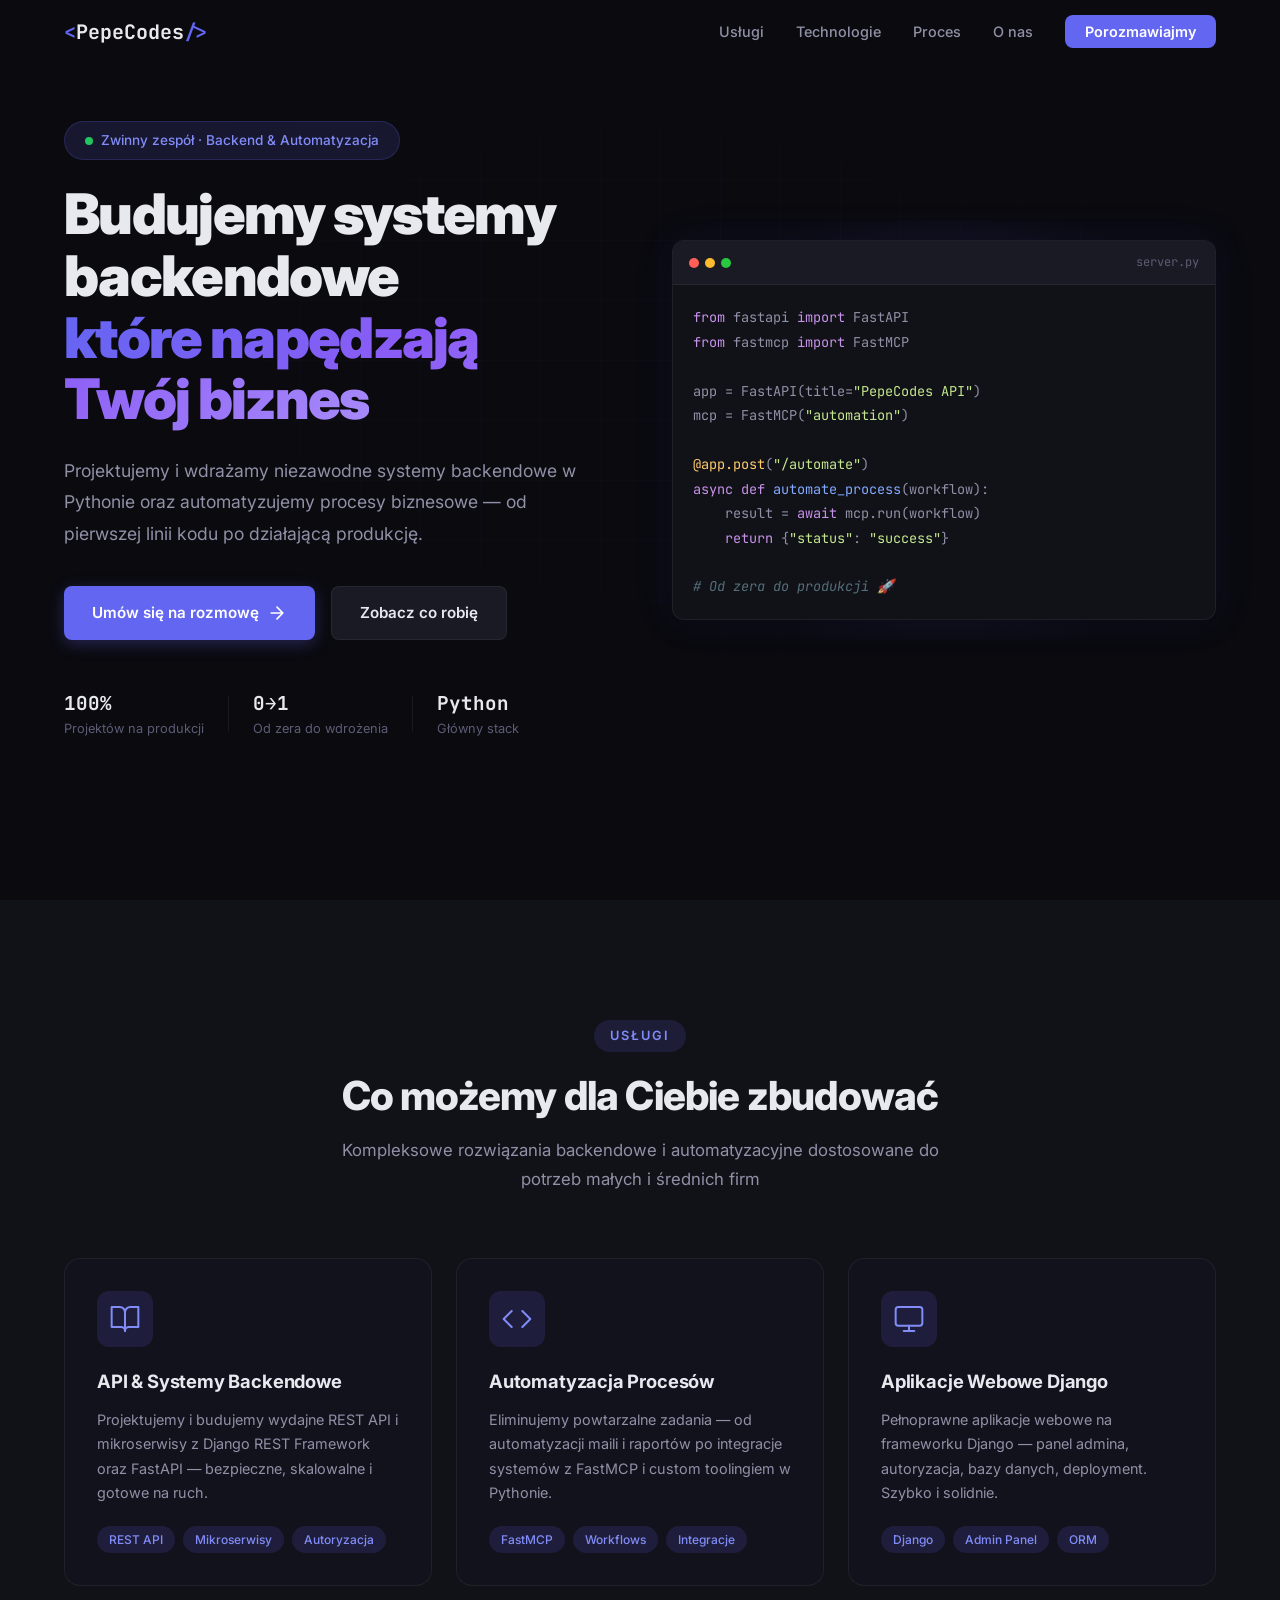
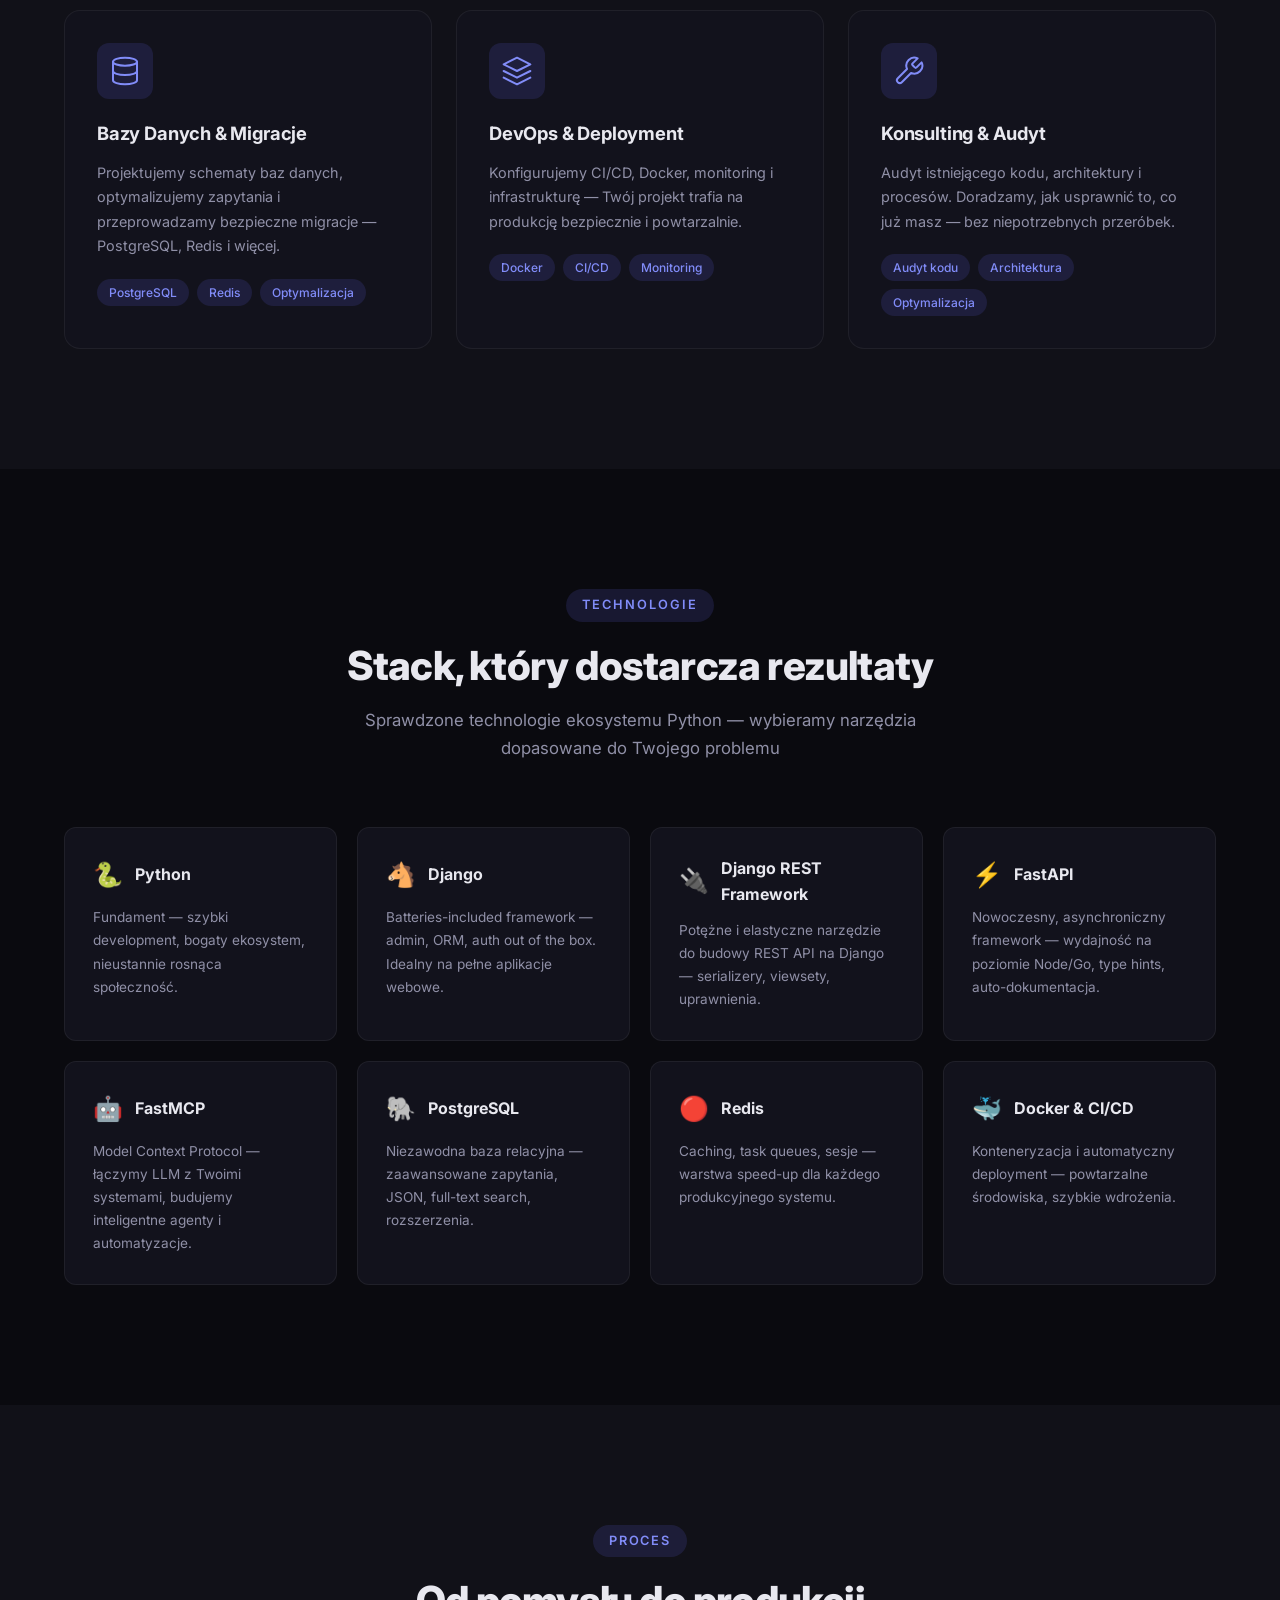
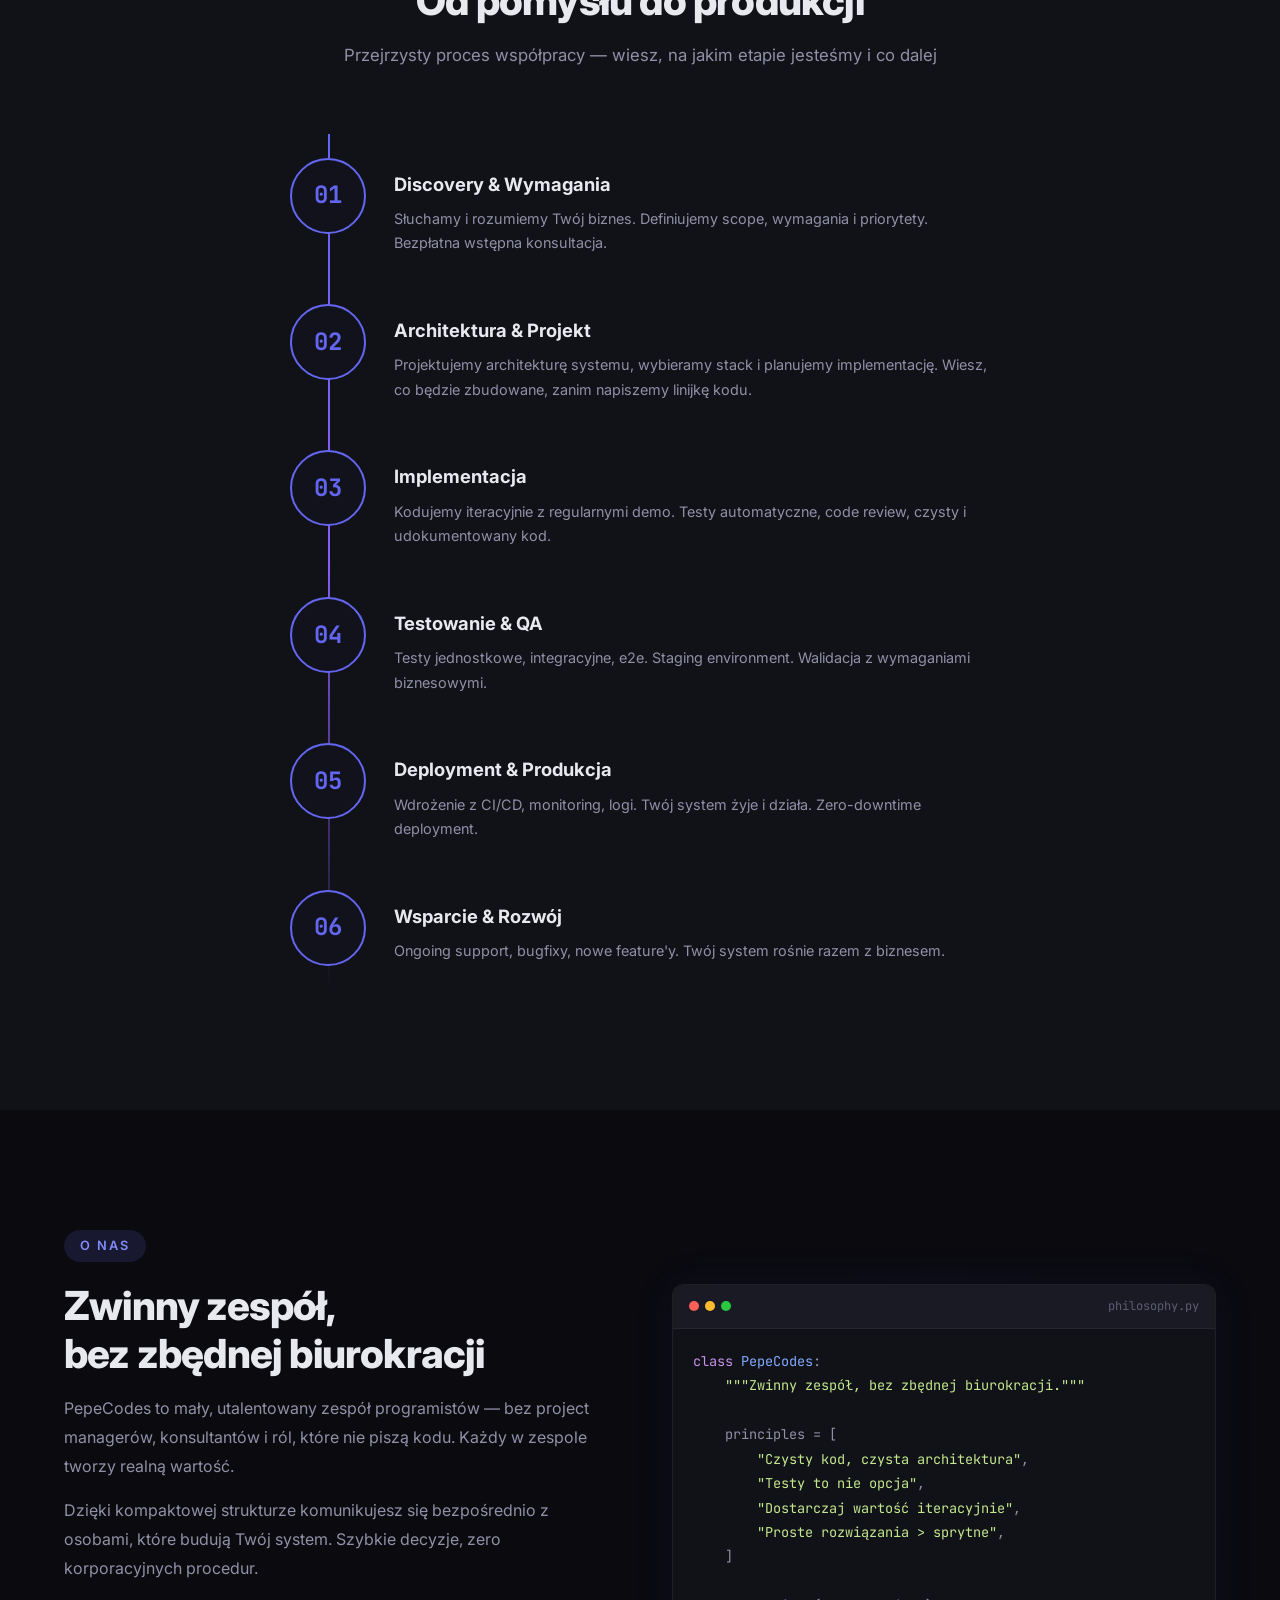
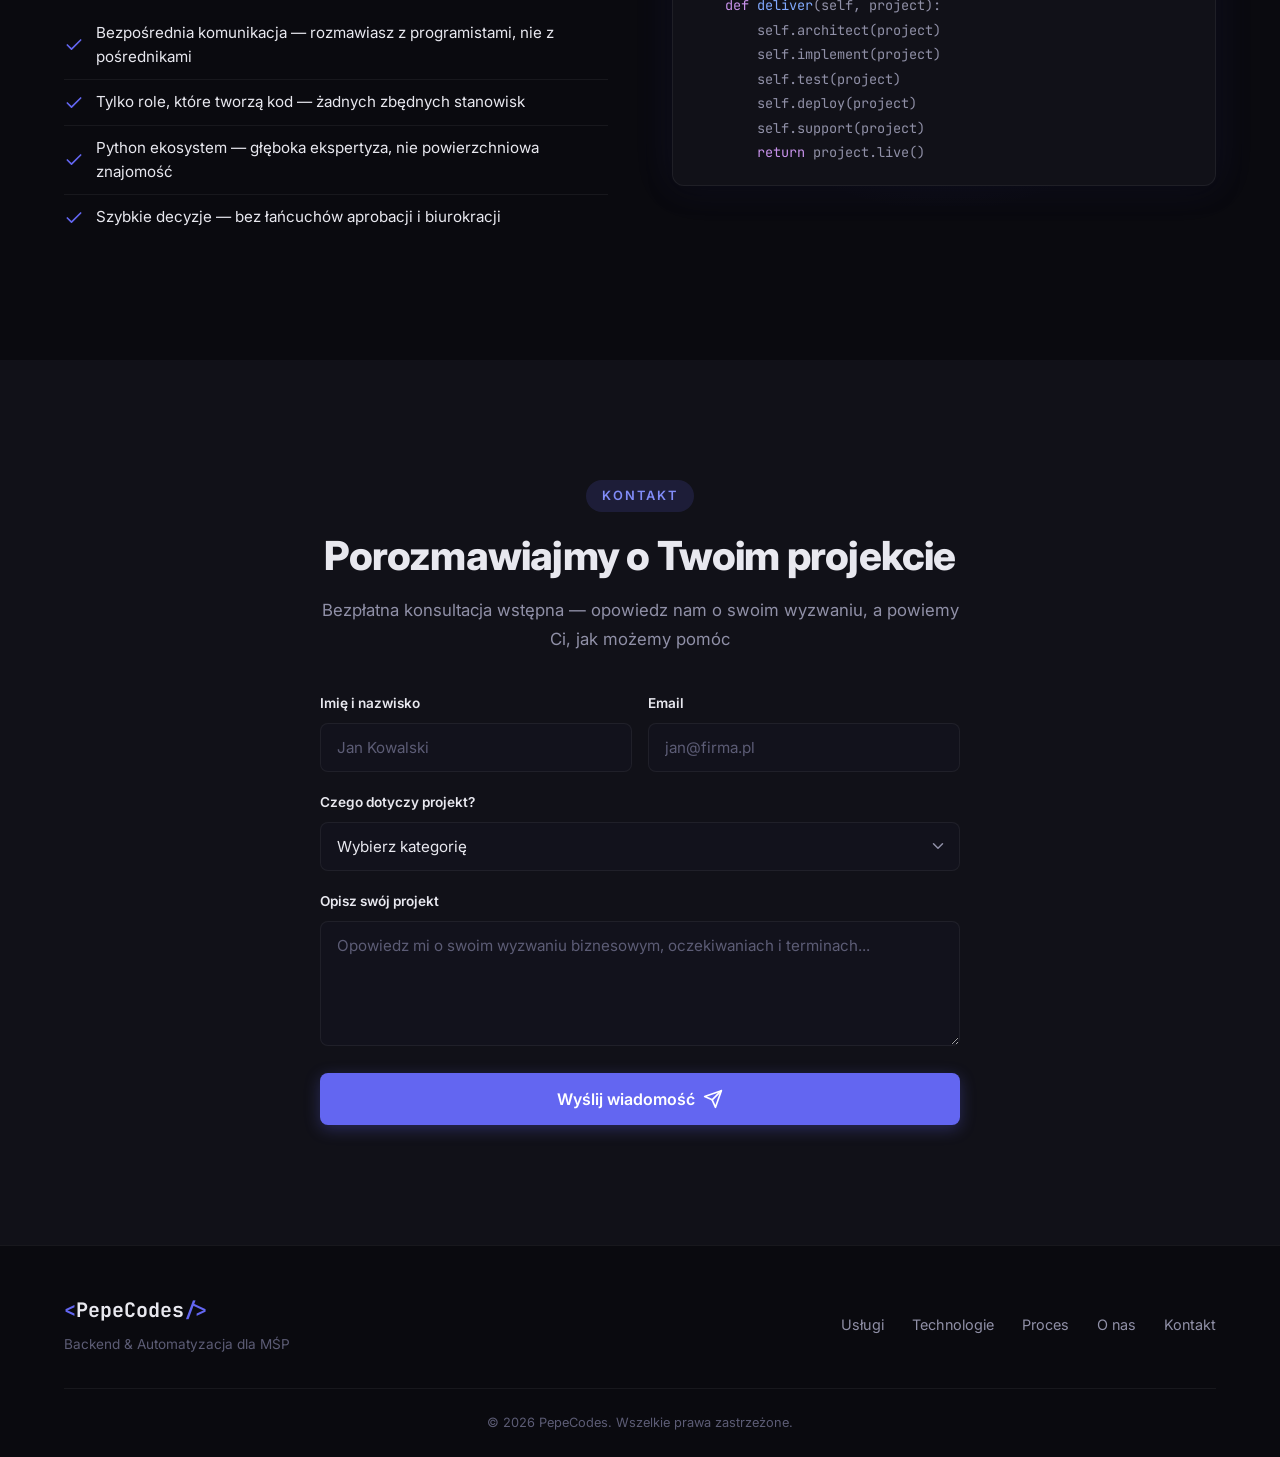
<file: index.html>
<!DOCTYPE html>
<html lang="pl">
<head>
    <meta charset="UTF-8">
    <meta name="viewport" content="width=device-width, initial-scale=1.0">
    <title>PepeCodes — Systemy Backendowe Python & Automatyzacja Procesów dla MŚP</title>
    <meta name="description" content="PepeCodes — zwinny zespół budujący systemy backendowe w Pythonie i automatyzujący procesy dla małych i średnich firm. Django, DRF, FastAPI, FastMCP. Od zera do produkcji.">
    <meta name="keywords" content="python backend, django, fastapi, fastmcp, automatyzacja procesów, REST API, systemy backendowe, MŚP, wdrożenie produkcja, deweloper python, mikroserwisy">
    <meta name="author" content="PepeCodes">
    <meta name="robots" content="index, follow">
    <link rel="canonical" href="https://pepecodes.pl/">
    <meta property="og:type" content="website">
    <meta property="og:title" content="PepeCodes — Systemy Backendowe Python & Automatyzacja Procesów">
    <meta property="og:description" content="Zwinny zespół budujący niezawodne systemy backendowe w Pythonie i automatyzujący procesy biznesowe dla MŚP. Django, DRF, FastAPI, FastMCP. Od zera do produkcji.">
    <meta property="og:url" content="https://pepecodes.pl/">
    <meta property="og:site_name" content="PepeCodes">
    <meta property="og:locale" content="pl_PL">
    <meta name="twitter:card" content="summary_large_image">
    <meta name="twitter:title" content="PepeCodes — Systemy Backendowe Python & Automatyzacja">
    <meta name="twitter:description" content="Zwinny zespół budujący niezawodne systemy backendowe w Pythonie i automatyzujący procesy biznesowe dla MŚP. Od zera do produkcji.">
    <link rel="preconnect" href="https://fonts.googleapis.com">
    <link rel="preconnect" href="https://fonts.gstatic.com" crossorigin>
    <link href="https://fonts.googleapis.com/css2?family=Inter:wght@300;400;500;600;700;800;900&family=JetBrains+Mono:wght@400;500;600;700&display=swap" rel="stylesheet">
    <link rel="stylesheet" href="styles.css">
    <script type="application/ld+json">
    {
        "@context": "https://schema.org",
        "@type": "ProfessionalService",
        "name": "PepeCodes",
        "description": "Zwinny zespół budujący systemy backendowe w Pythonie i automatyzujący procesy dla małych i średnich firm. Django, DRF, FastAPI, FastMCP.",
        "url": "https://pepecodes.pl",
        "priceRange": "$$",
        "areaServed": {
            "@type": "Country",
            "name": "Poland"
        },
        "serviceType": ["Backend Development", "Process Automation", "API Development", "Django Development", "FastAPI Development"],
        "knowsAbout": ["Python", "Django", "Django REST Framework", "FastAPI", "FastMCP", "PostgreSQL", "Docker", "CI/CD"]
    }
    </script>
    <script defer src="https://cloud.umami.is/script.js" data-website-id="b6303108-4f1f-4868-8bf9-7351df2bb9ae"></script>
</head>
<body>
    <a href="#hero" class="skip-link">Przejdź do treści</a>
    <nav class="navbar" id="navbar" role="navigation" aria-label="Nawigacja główna">
        <div class="container nav-container">
            <a href="#hero" class="logo">
                <span class="logo-bracket">&lt;</span>PepeCodes<span class="logo-bracket">/&gt;</span>
            </a>
            <ul class="nav-links" id="navLinks">
                <li><a href="#uslugi">Usługi</a></li>
                <li><a href="#technologie">Technologie</a></li>
                <li><a href="#proces">Proces</a></li>
                <li><a href="#o-mnie">O nas</a></li>
                <li><a href="#kontakt" class="nav-cta">Porozmawiajmy</a></li>
            </ul>
            <button class="hamburger" id="hamburger" aria-label="Menu">
                <span></span>
                <span></span>
                <span></span>
            </button>
        </div>
    </nav>

    <main>
    <section class="hero" id="hero">
        <div class="hero-bg-grid"></div>
        <div class="container hero-container">
            <div class="hero-content">
                <div class="hero-badge fade-in">
                    <span class="hero-badge-dot"></span>
                    Zwinny zespół · Backend & Automatyzacja
                </div>
                <h1 class="hero-title fade-in">
                    Budujemy systemy backendowe<br>
                    <span class="gradient-text">które napędzają Twój biznes</span>
                </h1>
                <p class="hero-subtitle fade-in">
                    Projektujemy i wdrażamy niezawodne systemy backendowe w Pythonie oraz automatyzujemy procesy biznesowe — od pierwszej linii kodu po działającą produkcję.
                </p>
                <div class="hero-cta fade-in">
                    <a href="#kontakt" class="btn btn-primary">
                        Umów się na rozmowę
                        <svg width="20" height="20" viewBox="0 0 24 24" fill="none" stroke="currentColor" stroke-width="2" stroke-linecap="round" stroke-linejoin="round"><path d="M5 12h14M12 5l7 7-7 7"/></svg>
                    </a>
                    <a href="#uslugi" class="btn btn-secondary">Zobacz co robię</a>
                </div>
                <div class="hero-stats fade-in">
                    <div class="stat">
                        <span class="stat-number">100%</span>
                        <span class="stat-label">Projektów na produkcji</span>
                    </div>
                    <div class="stat-divider"></div>
                    <div class="stat">
                        <span class="stat-number">0→1</span>
                        <span class="stat-label">Od zera do wdrożenia</span>
                    </div>
                    <div class="stat-divider"></div>
                    <div class="stat">
                        <span class="stat-number">Python</span>
                        <span class="stat-label">Główny stack</span>
                    </div>
                </div>
            </div>
            <div class="hero-visual fade-in">
                <div class="code-window">
                    <div class="code-header">
                        <div class="code-dots">
                            <span class="dot dot-red"></span>
                            <span class="dot dot-yellow"></span>
                            <span class="dot dot-green"></span>
                        </div>
                        <span class="code-filename">server.py</span>
                    </div>
                    <pre class="code-body"><code><span class="code-keyword">from</span> fastapi <span class="code-keyword">import</span> FastAPI
<span class="code-keyword">from</span> fastmcp <span class="code-keyword">import</span> FastMCP

app = FastAPI(title=<span class="code-string">"PepeCodes API"</span>)
mcp = FastMCP(<span class="code-string">"automation"</span>)

<span class="code-decorator">@app.post</span>(<span class="code-string">"/automate"</span>)
<span class="code-keyword">async def</span> <span class="code-func">automate_process</span>(workflow):
    result = <span class="code-keyword">await</span> mcp.run(workflow)
    <span class="code-keyword">return</span> {<span class="code-string">"status"</span>: <span class="code-string">"success"</span>}

<span class="code-comment"># Od zera do produkcji 🚀</span></code></pre>
                </div>
            </div>
        </div>
    </section>

    <section class="services" id="uslugi" aria-labelledby="uslugi-title">
        <div class="container">
            <div class="section-header fade-in">
                <span class="section-tag">Usługi</span>
                <h2 class="section-title" id="uslugi-title">Co możemy dla Ciebie zbudować</h2>
                <p class="section-subtitle">Kompleksowe rozwiązania backendowe i automatyzacyjne dostosowane do potrzeb małych i średnich firm</p>
            </div>
            <div class="services-grid">
                <div class="service-card fade-in">
                    <div class="service-icon">
                        <svg width="32" height="32" viewBox="0 0 24 24" fill="none" stroke="currentColor" stroke-width="1.5" stroke-linecap="round" stroke-linejoin="round"><path d="M2 3h6a4 4 0 0 1 4 4v14a3 3 0 0 0-3-3H2z"/><path d="M22 3h-6a4 4 0 0 0-4 4v14a3 3 0 0 1 3-3h7z"/></svg>
                    </div>
                    <h3 class="service-title">API & Systemy Backendowe</h3>
                    <p class="service-desc">Projektujemy i budujemy wydajne REST API i mikroserwisy z Django REST Framework oraz FastAPI — bezpieczne, skalowalne i gotowe na ruch.</p>
                    <ul class="service-tags">
                        <li>REST API</li>
                        <li>Mikroserwisy</li>
                        <li>Autoryzacja</li>
                    </ul>
                </div>
                <div class="service-card fade-in">
                    <div class="service-icon">
                        <svg width="32" height="32" viewBox="0 0 24 24" fill="none" stroke="currentColor" stroke-width="1.5" stroke-linecap="round" stroke-linejoin="round"><polyline points="16 18 22 12 16 6"/><polyline points="8 6 2 12 8 18"/></svg>
                    </div>
                    <h3 class="service-title">Automatyzacja Procesów</h3>
                    <p class="service-desc">Eliminujemy powtarzalne zadania — od automatyzacji maili i raportów po integracje systemów z FastMCP i custom toolingiem w Pythonie.</p>
                    <ul class="service-tags">
                        <li>FastMCP</li>
                        <li>Workflows</li>
                        <li>Integracje</li>
                    </ul>
                </div>
                <div class="service-card fade-in">
                    <div class="service-icon">
                        <svg width="32" height="32" viewBox="0 0 24 24" fill="none" stroke="currentColor" stroke-width="1.5" stroke-linecap="round" stroke-linejoin="round"><rect x="2" y="3" width="20" height="14" rx="2" ry="2"/><line x1="8" y1="21" x2="16" y2="21"/><line x1="12" y1="17" x2="12" y2="21"/></svg>
                    </div>
                    <h3 class="service-title">Aplikacje Webowe Django</h3>
                    <p class="service-desc">Pełnoprawne aplikacje webowe na frameworku Django — panel admina, autoryzacja, bazy danych, deployment. Szybko i solidnie.</p>
                    <ul class="service-tags">
                        <li>Django</li>
                        <li>Admin Panel</li>
                        <li>ORM</li>
                    </ul>
                </div>
                <div class="service-card fade-in">
                    <div class="service-icon">
                        <svg width="32" height="32" viewBox="0 0 24 24" fill="none" stroke="currentColor" stroke-width="1.5" stroke-linecap="round" stroke-linejoin="round"><ellipse cx="12" cy="5" rx="9" ry="3"/><path d="M21 12c0 1.66-4 3-9 3s-9-1.34-9-3"/><path d="M3 5v14c0 1.66 4 3 9 3s9-1.34 9-3V5"/></svg>
                    </div>
                    <h3 class="service-title">Bazy Danych & Migracje</h3>
                    <p class="service-desc">Projektujemy schematy baz danych, optymalizujemy zapytania i przeprowadzamy bezpieczne migracje — PostgreSQL, Redis i więcej.</p>
                    <ul class="service-tags">
                        <li>PostgreSQL</li>
                        <li>Redis</li>
                        <li>Optymalizacja</li>
                    </ul>
                </div>
                <div class="service-card fade-in">
                    <div class="service-icon">
                        <svg width="32" height="32" viewBox="0 0 24 24" fill="none" stroke="currentColor" stroke-width="1.5" stroke-linecap="round" stroke-linejoin="round"><path d="M12 2L2 7l10 5 10-5-10-5z"/><path d="M2 17l10 5 10-5"/><path d="M2 12l10 5 10-5"/></svg>
                    </div>
                    <h3 class="service-title">DevOps & Deployment</h3>
                    <p class="service-desc">Konfigurujemy CI/CD, Docker, monitoring i infrastrukturę — Twój projekt trafia na produkcję bezpiecznie i powtarzalnie.</p>
                    <ul class="service-tags">
                        <li>Docker</li>
                        <li>CI/CD</li>
                        <li>Monitoring</li>
                    </ul>
                </div>
                <div class="service-card fade-in">
                    <div class="service-icon">
                        <svg width="32" height="32" viewBox="0 0 24 24" fill="none" stroke="currentColor" stroke-width="1.5" stroke-linecap="round" stroke-linejoin="round"><path d="M14.7 6.3a1 1 0 0 0 0 1.4l1.6 1.6a1 1 0 0 0 1.4 0l3.77-3.77a6 6 0 0 1-7.94 7.94l-6.91 6.91a2.12 2.12 0 0 1-3-3l6.91-6.91a6 6 0 0 1 7.94-7.94l-3.76 3.76z"/></svg>
                    </div>
                    <h3 class="service-title">Konsulting & Audyt</h3>
                    <p class="service-desc">Audyt istniejącego kodu, architektury i procesów. Doradzamy, jak usprawnić to, co już masz — bez niepotrzebnych przeróbek.</p>
                    <ul class="service-tags">
                        <li>Audyt kodu</li>
                        <li>Architektura</li>
                        <li>Optymalizacja</li>
                    </ul>
                </div>
            </div>
        </div>
    </section>

    <section class="tech" id="technologie" aria-labelledby="tech-title">
        <div class="container">
            <div class="section-header fade-in">
                <span class="section-tag">Technologie</span>
                <h2 class="section-title" id="tech-title">Stack, który dostarcza rezultaty</h2>
                <p class="section-subtitle">Sprawdzone technologie ekosystemu Python — wybieramy narzędzia dopasowane do Twojego problemu</p>
            </div>
            <div class="tech-grid">
                <div class="tech-card fade-in" data-accent="#3776AB">
                    <div class="tech-card-header">
                        <span class="tech-logo">🐍</span>
                        <h3>Python</h3>
                    </div>
                    <p>Fundament — szybki development, bogaty ekosystem, nieustannie rosnąca społeczność.</p>
                </div>
                <div class="tech-card fade-in" data-accent="#092E20">
                    <div class="tech-card-header">
                        <span class="tech-logo">🐴</span>
                        <h3>Django</h3>
                    </div>
                    <p>Batteries-included framework — admin, ORM, auth out of the box. Idealny na pełne aplikacje webowe.</p>
                </div>
                <div class="tech-card fade-in" data-accent="#A30000">
                    <div class="tech-card-header">
                        <span class="tech-logo">🔌</span>
                        <h3>Django REST Framework</h3>
                    </div>
                    <p>Potężne i elastyczne narzędzie do budowy REST API na Django — serializery, viewsety, uprawnienia.</p>
                </div>
                <div class="tech-card fade-in" data-accent="#009688">
                    <div class="tech-card-header">
                        <span class="tech-logo">⚡</span>
                        <h3>FastAPI</h3>
                    </div>
                    <p>Nowoczesny, asynchroniczny framework — wydajność na poziomie Node/Go, type hints, auto-dokumentacja.</p>
                </div>
                <div class="tech-card fade-in" data-accent="#7C3AED">
                    <div class="tech-card-header">
                        <span class="tech-logo">🤖</span>
                        <h3>FastMCP</h3>
                    </div>
                    <p>Model Context Protocol — łączymy LLM z Twoimi systemami, budujemy inteligentne agenty i automatyzacje.</p>
                </div>
                <div class="tech-card fade-in" data-accent="#336791">
                    <div class="tech-card-header">
                        <span class="tech-logo">🐘</span>
                        <h3>PostgreSQL</h3>
                    </div>
                    <p>Niezawodna baza relacyjna — zaawansowane zapytania, JSON, full-text search, rozszerzenia.</p>
                </div>
                <div class="tech-card fade-in" data-accent="#DC382D">
                    <div class="tech-card-header">
                        <span class="tech-logo">🔴</span>
                        <h3>Redis</h3>
                    </div>
                    <p>Caching, task queues, sesje — warstwa speed-up dla każdego produkcyjnego systemu.</p>
                </div>
                <div class="tech-card fade-in" data-accent="#2496ED">
                    <div class="tech-card-header">
                        <span class="tech-logo">🐳</span>
                        <h3>Docker & CI/CD</h3>
                    </div>
                    <p>Konteneryzacja i automatyczny deployment — powtarzalne środowiska, szybkie wdrożenia.</p>
                </div>
            </div>
        </div>
    </section>

    <section class="process" id="proces" aria-labelledby="proces-title">
        <div class="container">
            <div class="section-header fade-in">
                <span class="section-tag">Proces</span>
                <h2 class="section-title" id="proces-title">Od pomysłu do produkcji</h2>
                <p class="section-subtitle">Przejrzysty proces współpracy — wiesz, na jakim etapie jesteśmy i co dalej</p>
            </div>
            <div class="process-timeline">
                <div class="process-step fade-in">
                    <div class="step-number">01</div>
                    <div class="step-content">
                        <h3>Discovery & Wymagania</h3>
                        <p>Słuchamy i rozumiemy Twój biznes. Definiujemy scope, wymagania i priorytety. Bezpłatna wstępna konsultacja.</p>
                    </div>
                </div>
                <div class="process-step fade-in">
                    <div class="step-number">02</div>
                    <div class="step-content">
                        <h3>Architektura & Projekt</h3>
                        <p>Projektujemy architekturę systemu, wybieramy stack i planujemy implementację. Wiesz, co będzie zbudowane, zanim napiszemy linijkę kodu.</p>
                    </div>
                </div>
                <div class="process-step fade-in">
                    <div class="step-number">03</div>
                    <div class="step-content">
                        <h3>Implementacja</h3>
                        <p>Kodujemy iteracyjnie z regularnymi demo. Testy automatyczne, code review, czysty i udokumentowany kod.</p>
                    </div>
                </div>
                <div class="process-step fade-in">
                    <div class="step-number">04</div>
                    <div class="step-content">
                        <h3>Testowanie & QA</h3>
                        <p>Testy jednostkowe, integracyjne, e2e. Staging environment. Walidacja z wymaganiami biznesowymi.</p>
                    </div>
                </div>
                <div class="process-step fade-in">
                    <div class="step-number">05</div>
                    <div class="step-content">
                        <h3>Deployment & Produkcja</h3>
                        <p>Wdrożenie z CI/CD, monitoring, logi. Twój system żyje i działa. Zero-downtime deployment.</p>
                    </div>
                </div>
                <div class="process-step fade-in">
                    <div class="step-number">06</div>
                    <div class="step-content">
                        <h3>Wsparcie & Rozwój</h3>
                        <p>Ongoing support, bugfixy, nowe feature'y. Twój system rośnie razem z biznesem.</p>
                    </div>
                </div>
            </div>
        </div>
    </section>

    <section class="about" id="o-mnie" aria-labelledby="about-title">
        <div class="container">
            <div class="about-grid">
                <div class="about-content fade-in">
                    <span class="section-tag">O nas</span>
                    <h2 class="section-title" id="about-title">Zwinny zespół,<br>bez zbędnej biurokracji</h2>
                    <p class="about-text">PepeCodes to mały, utalentowany zespół programistów — bez project managerów, konsultantów i ról, które nie piszą kodu. Każdy w zespole tworzy realną wartość.</p>
                    <p class="about-text">Dzięki kompaktowej strukturze komunikujesz się bezpośrednio z osobami, które budują Twój system. Szybkie decyzje, zero korporacyjnych procedur.</p>
                    <ul class="about-highlights">
                        <li>
                            <svg width="20" height="20" viewBox="0 0 24 24" fill="none" stroke="currentColor" stroke-width="2" stroke-linecap="round" stroke-linejoin="round"><polyline points="20 6 9 17 4 12"/></svg>
                            Bezpośrednia komunikacja — rozmawiasz z programistami, nie z pośrednikami
                        </li>
                        <li>
                            <svg width="20" height="20" viewBox="0 0 24 24" fill="none" stroke="currentColor" stroke-width="2" stroke-linecap="round" stroke-linejoin="round"><polyline points="20 6 9 17 4 12"/></svg>
                            Tylko role, które tworzą kod — żadnych zbędnych stanowisk
                        </li>
                        <li>
                            <svg width="20" height="20" viewBox="0 0 24 24" fill="none" stroke="currentColor" stroke-width="2" stroke-linecap="round" stroke-linejoin="round"><polyline points="20 6 9 17 4 12"/></svg>
                            Python ekosystem — głęboka ekspertyza, nie powierzchniowa znajomość
                        </li>
                        <li>
                            <svg width="20" height="20" viewBox="0 0 24 24" fill="none" stroke="currentColor" stroke-width="2" stroke-linecap="round" stroke-linejoin="round"><polyline points="20 6 9 17 4 12"/></svg>
                            Szybkie decyzje — bez łańcuchów aprobacji i biurokracji
                        </li>
                    </ul>
                </div>
                <div class="about-visual fade-in">
                    <div class="about-code-block">
                        <div class="code-window">
                            <div class="code-header">
                                <div class="code-dots">
                                    <span class="dot dot-red"></span>
                                    <span class="dot dot-yellow"></span>
                                    <span class="dot dot-green"></span>
                                </div>
                                <span class="code-filename">philosophy.py</span>
                            </div>
                            <pre class="code-body"><code><span class="code-keyword">class</span> <span class="code-func">PepeCodes</span>:
    <span class="code-string">"""Zwinny zespół, bez zbędnej biurokracji."""</span>

    principles = [
        <span class="code-string">"Czysty kod, czysta architektura"</span>,
        <span class="code-string">"Testy to nie opcja"</span>,
        <span class="code-string">"Dostarczaj wartość iteracyjnie"</span>,
        <span class="code-string">"Proste rozwiązania > sprytne"</span>,
    ]

    <span class="code-keyword">def</span> <span class="code-func">deliver</span>(self, project):
        self.architect(project)
        self.implement(project)
        self.test(project)
        self.deploy(project)
        self.support(project)
        <span class="code-keyword">return</span> project.live()</code></pre>
                        </div>
                    </div>
                </div>
            </div>
        </div>
    </section>

    <section class="cta-section" id="kontakt" aria-labelledby="kontakt-title">
        <div class="container">
            <div class="cta-content fade-in">
                <span class="section-tag">Kontakt</span>
                <h2 class="section-title" id="kontakt-title">Porozmawiajmy o Twoim projekcie</h2>
                <p class="section-subtitle">Bezpłatna konsultacja wstępna — opowiedz nam o swoim wyzwaniu, a powiemy Ci, jak możemy pomóc</p>
                <form class="contact-form" id="contactForm" action="https://formspree.io/f/xnjlyqow" method="POST">
                    <input type="hidden" name="_subject" value="Nowe zapytanie ze strony PepeCodes">
                    <input type="hidden" name="_captcha" value="false">
                    <div class="form-row">
                        <div class="form-group">
                            <label for="name">Imię i nazwisko</label>
                            <input type="text" id="name" name="name" placeholder="Jan Kowalski" required>
                        </div>
                        <div class="form-group">
                            <label for="email">Email</label>
                            <input type="email" id="email" name="email" placeholder="jan@firma.pl" required>
                        </div>
                    </div>
                    <div class="form-group">
                        <label for="subject">Czego dotyczy projekt?</label>
                        <select id="subject" name="subject" required>
                            <option value="" disabled selected>Wybierz kategorię</option>
                            <option value="api">API / System Backendowy</option>
                            <option value="automation">Automatyzacja Procesów</option>
                            <option value="webapp">Aplikacja Webowa</option>
                            <option value="consulting">Konsulting / Audyt</option>
                            <option value="other">Inne</option>
                        </select>
                    </div>
                    <div class="form-group">
                        <label for="message">Opisz swój projekt</label>
                        <textarea id="message" name="message" rows="5" placeholder="Opowiedz mi o swoim wyzwaniu biznesowym, oczekiwaniach i terminach..." required></textarea>
                    </div>
                    <button type="submit" class="btn btn-primary btn-large">
                        Wyślij wiadomość
                        <svg width="20" height="20" viewBox="0 0 24 24" fill="none" stroke="currentColor" stroke-width="2" stroke-linecap="round" stroke-linejoin="round"><line x1="22" y1="2" x2="11" y2="13"/><polygon points="22 2 15 22 11 13 2 9 22 2"/></svg>
                    </button>
                    <p class="form-status" id="formStatus" role="status" aria-live="polite"></p>
                </form>
                <div class="form-success" id="formSuccess" role="status" aria-live="polite">
                    <svg width="48" height="48" viewBox="0 0 24 24" fill="none" stroke="currentColor" stroke-width="2" stroke-linecap="round" stroke-linejoin="round"><path d="M22 11.08V12a10 10 0 1 1-5.93-9.14"/><polyline points="22 4 12 14.01 9 11.01"/></svg>
                    <h3>Dziękuję za wiadomość!</h3>
                    <p>Odpowiem najszybciej jak to możliwe — zazwyczaj w ciągu 24h.</p>
                </div>
            </div>
        </div>
    </section>
    </main>

    <footer class="footer">
        <div class="container">
            <div class="footer-content">
                <div class="footer-brand">
                    <a href="#hero" class="logo">
                        <span class="logo-bracket">&lt;</span>PepeCodes<span class="logo-bracket">/&gt;</span>
                    </a>
                    <p>Backend & Automatyzacja dla MŚP</p>
                </div>
                <div class="footer-links">
                    <a href="#uslugi">Usługi</a>
                    <a href="#technologie">Technologie</a>
                    <a href="#proces">Proces</a>
                    <a href="#o-mnie">O nas</a>
                    <a href="#kontakt">Kontakt</a>
                </div>
            </div>
            <div class="footer-bottom">
                <p>&copy; 2026 PepeCodes. Wszelkie prawa zastrzeżone.</p>
            </div>
        </div>
    </footer>

    <script src="script.js"></script>
</body>
</html>
</file>
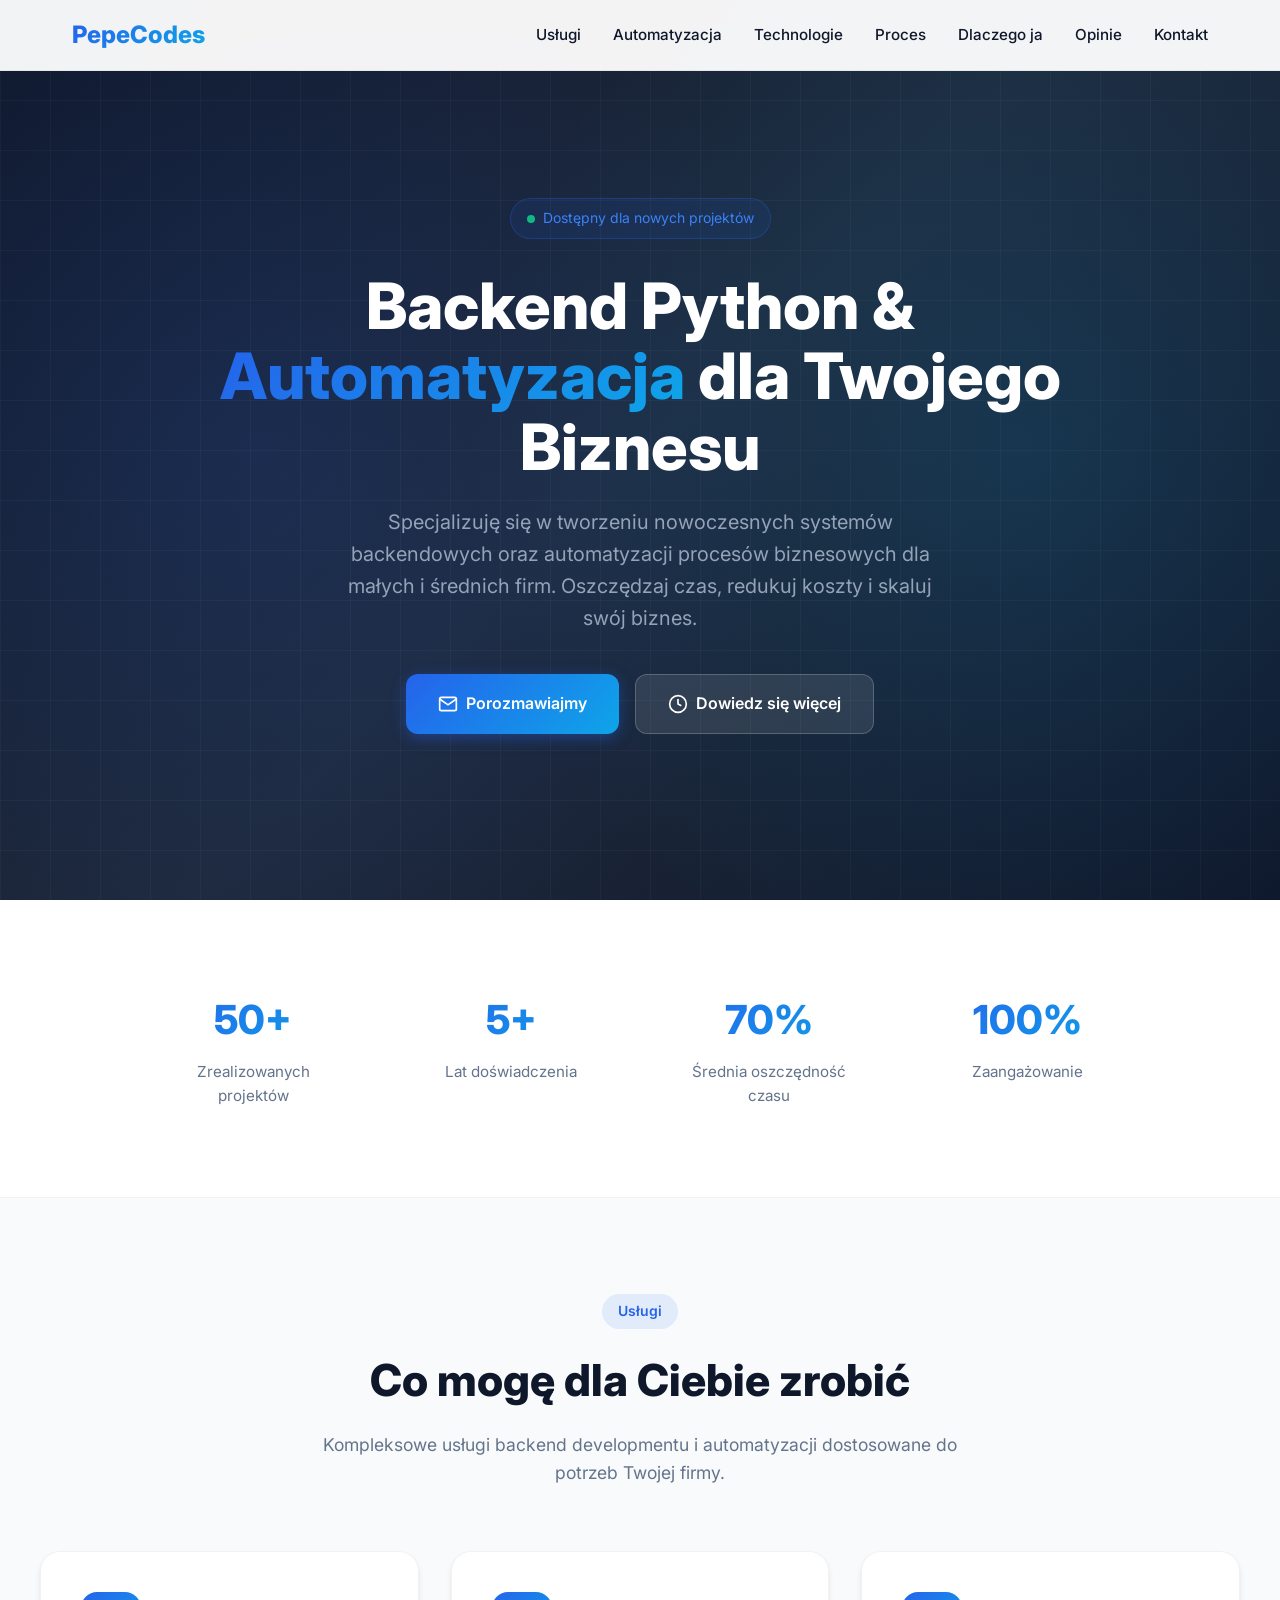
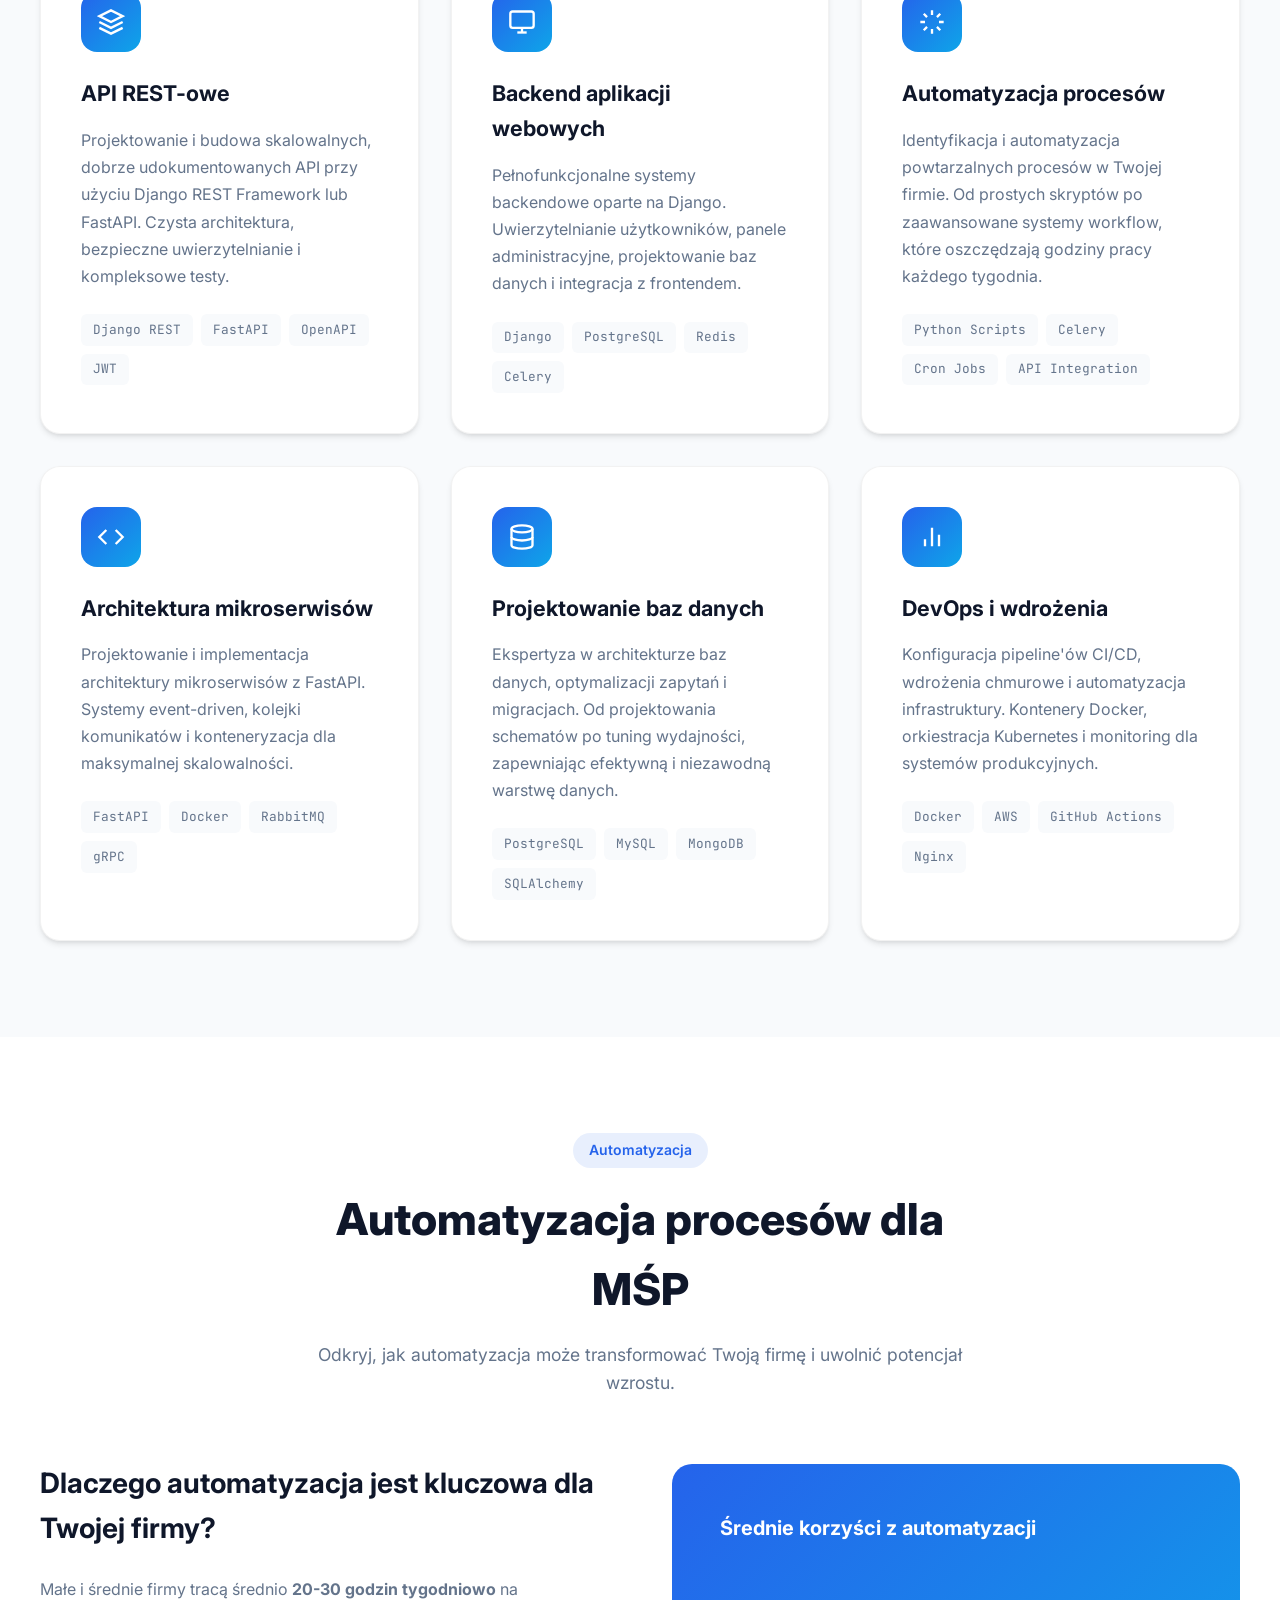
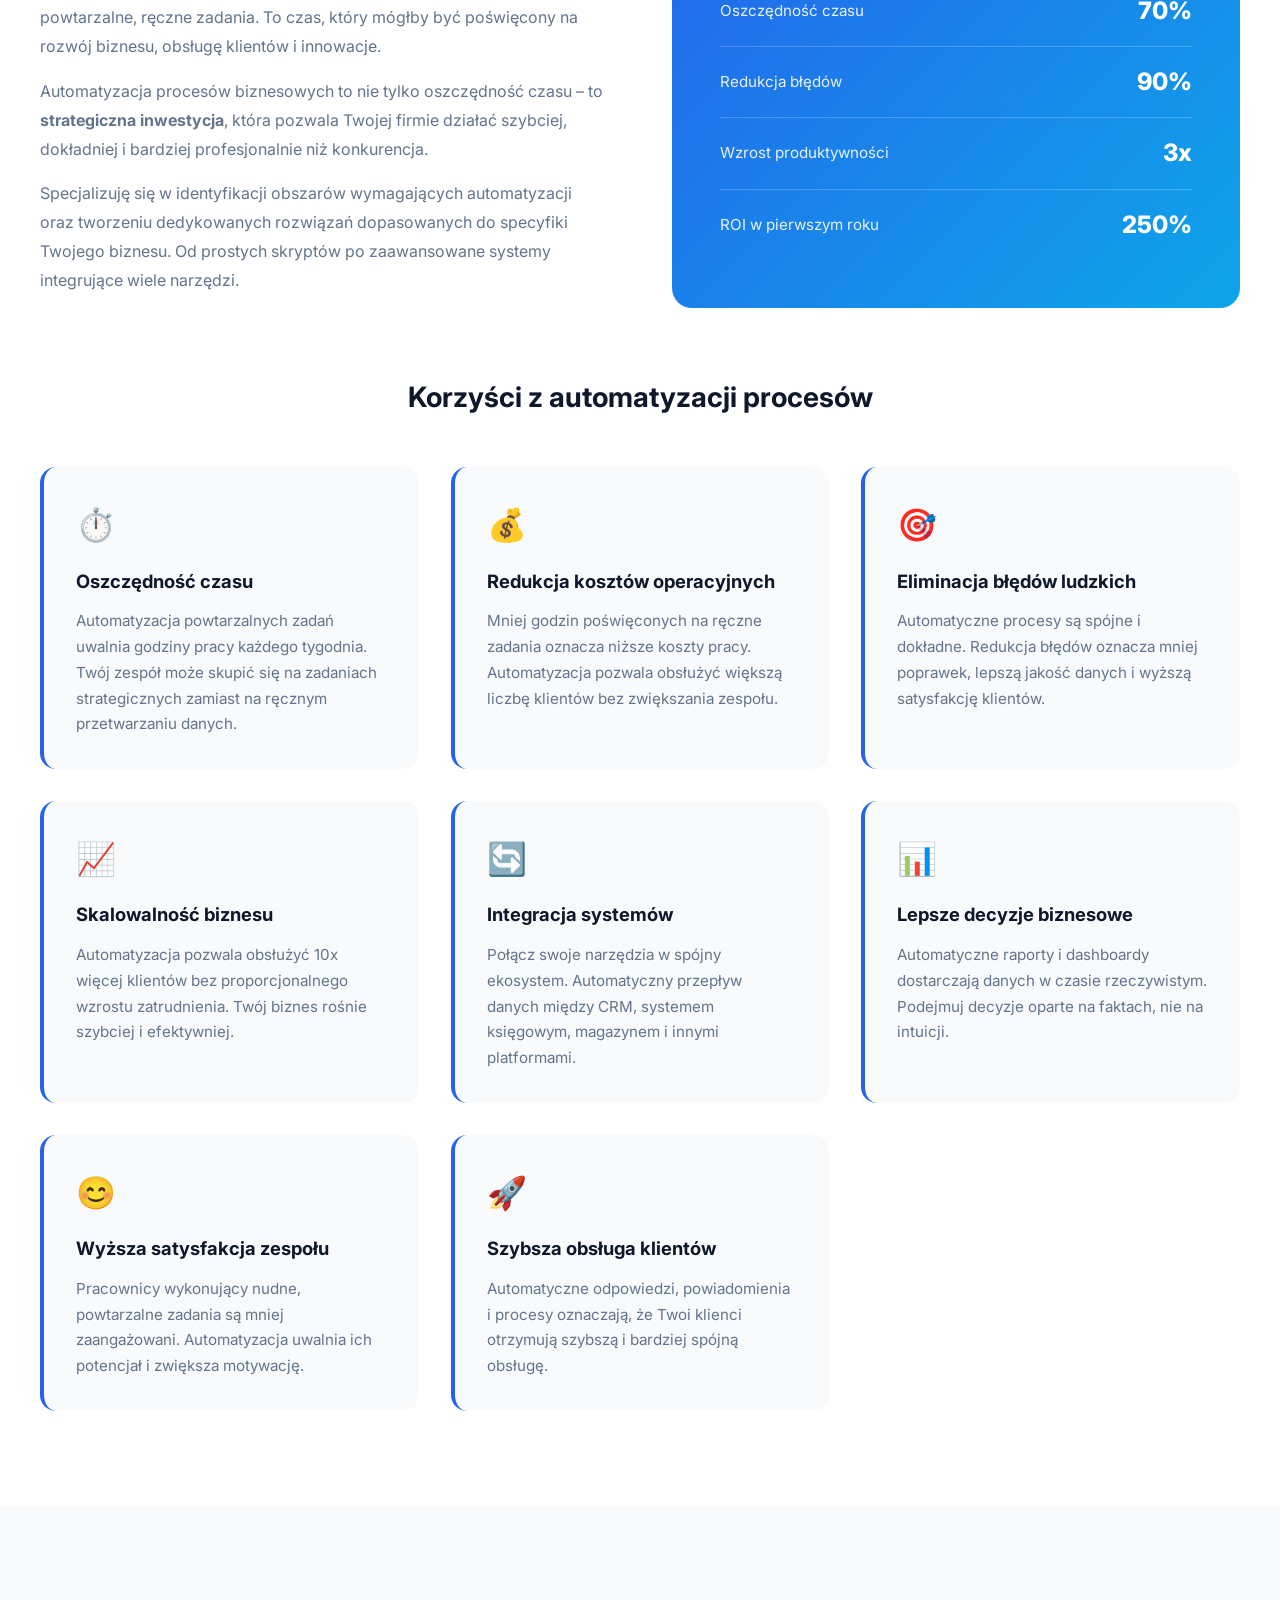
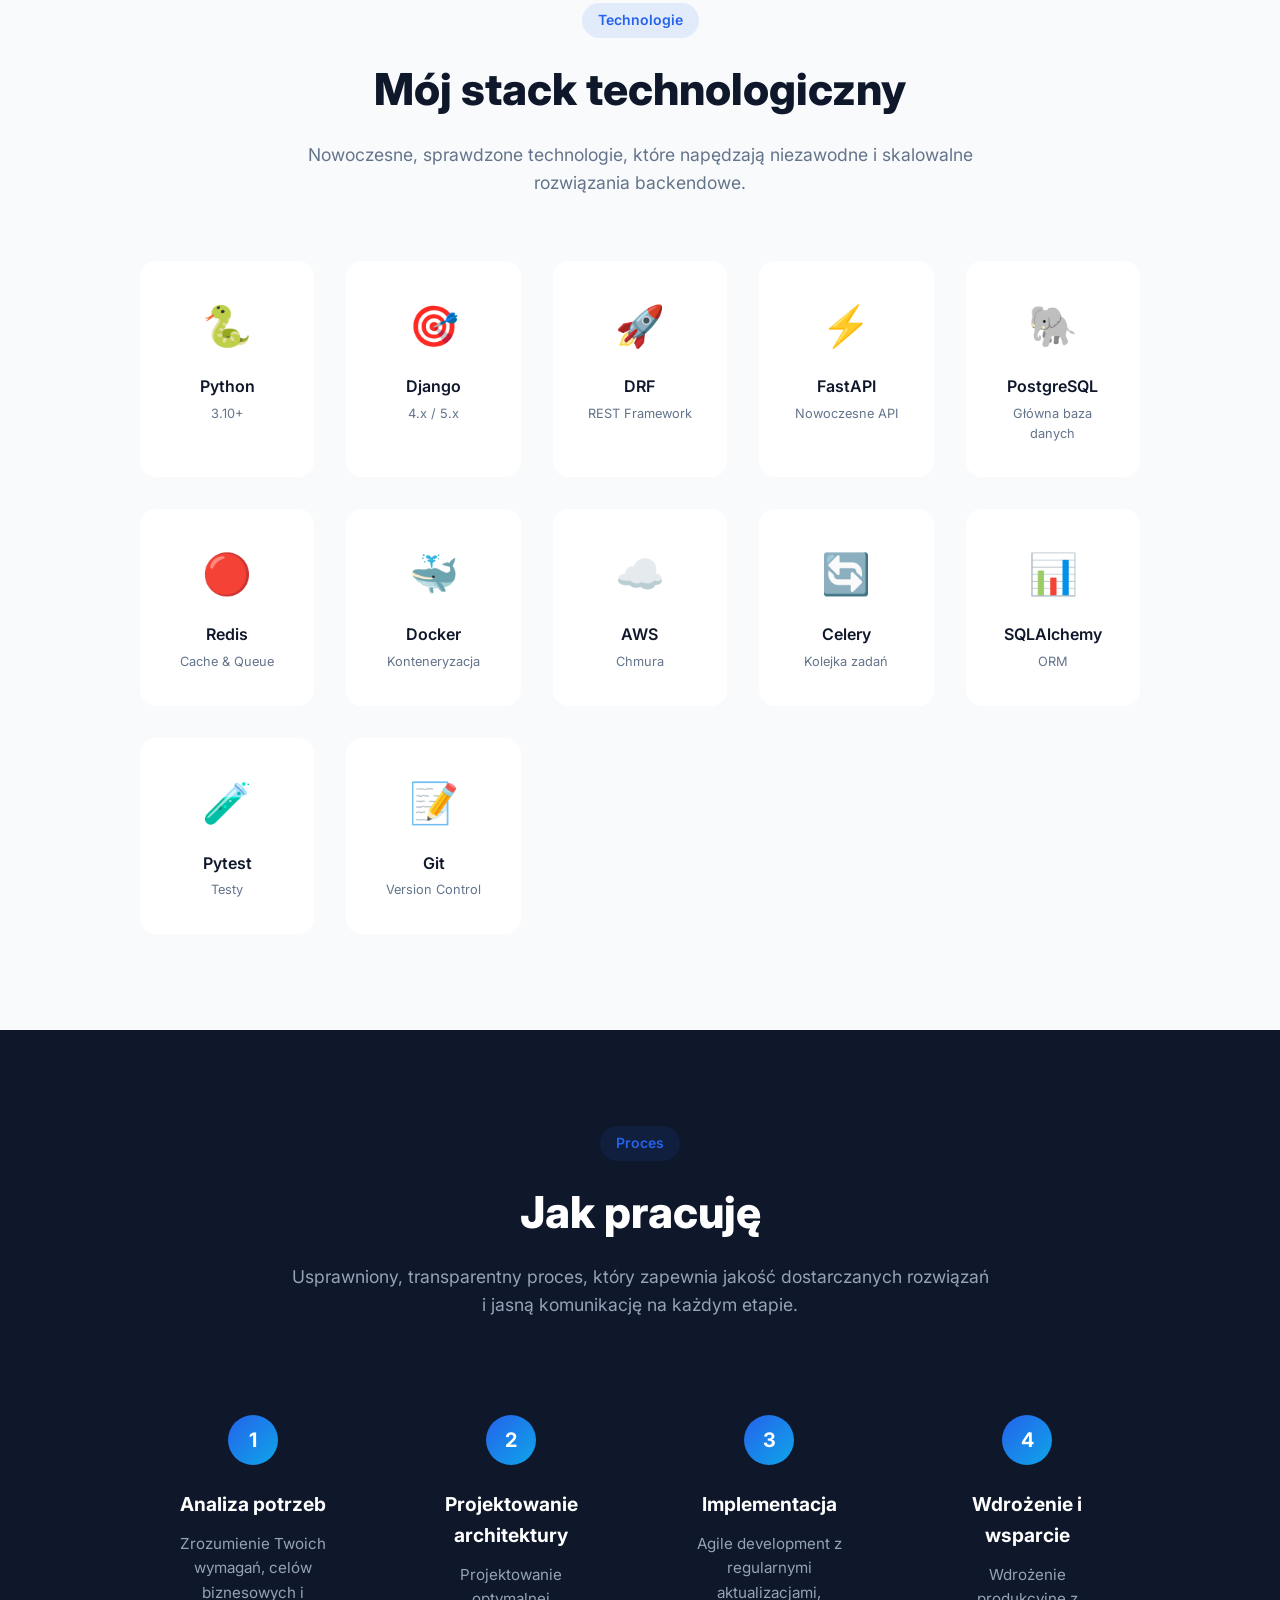
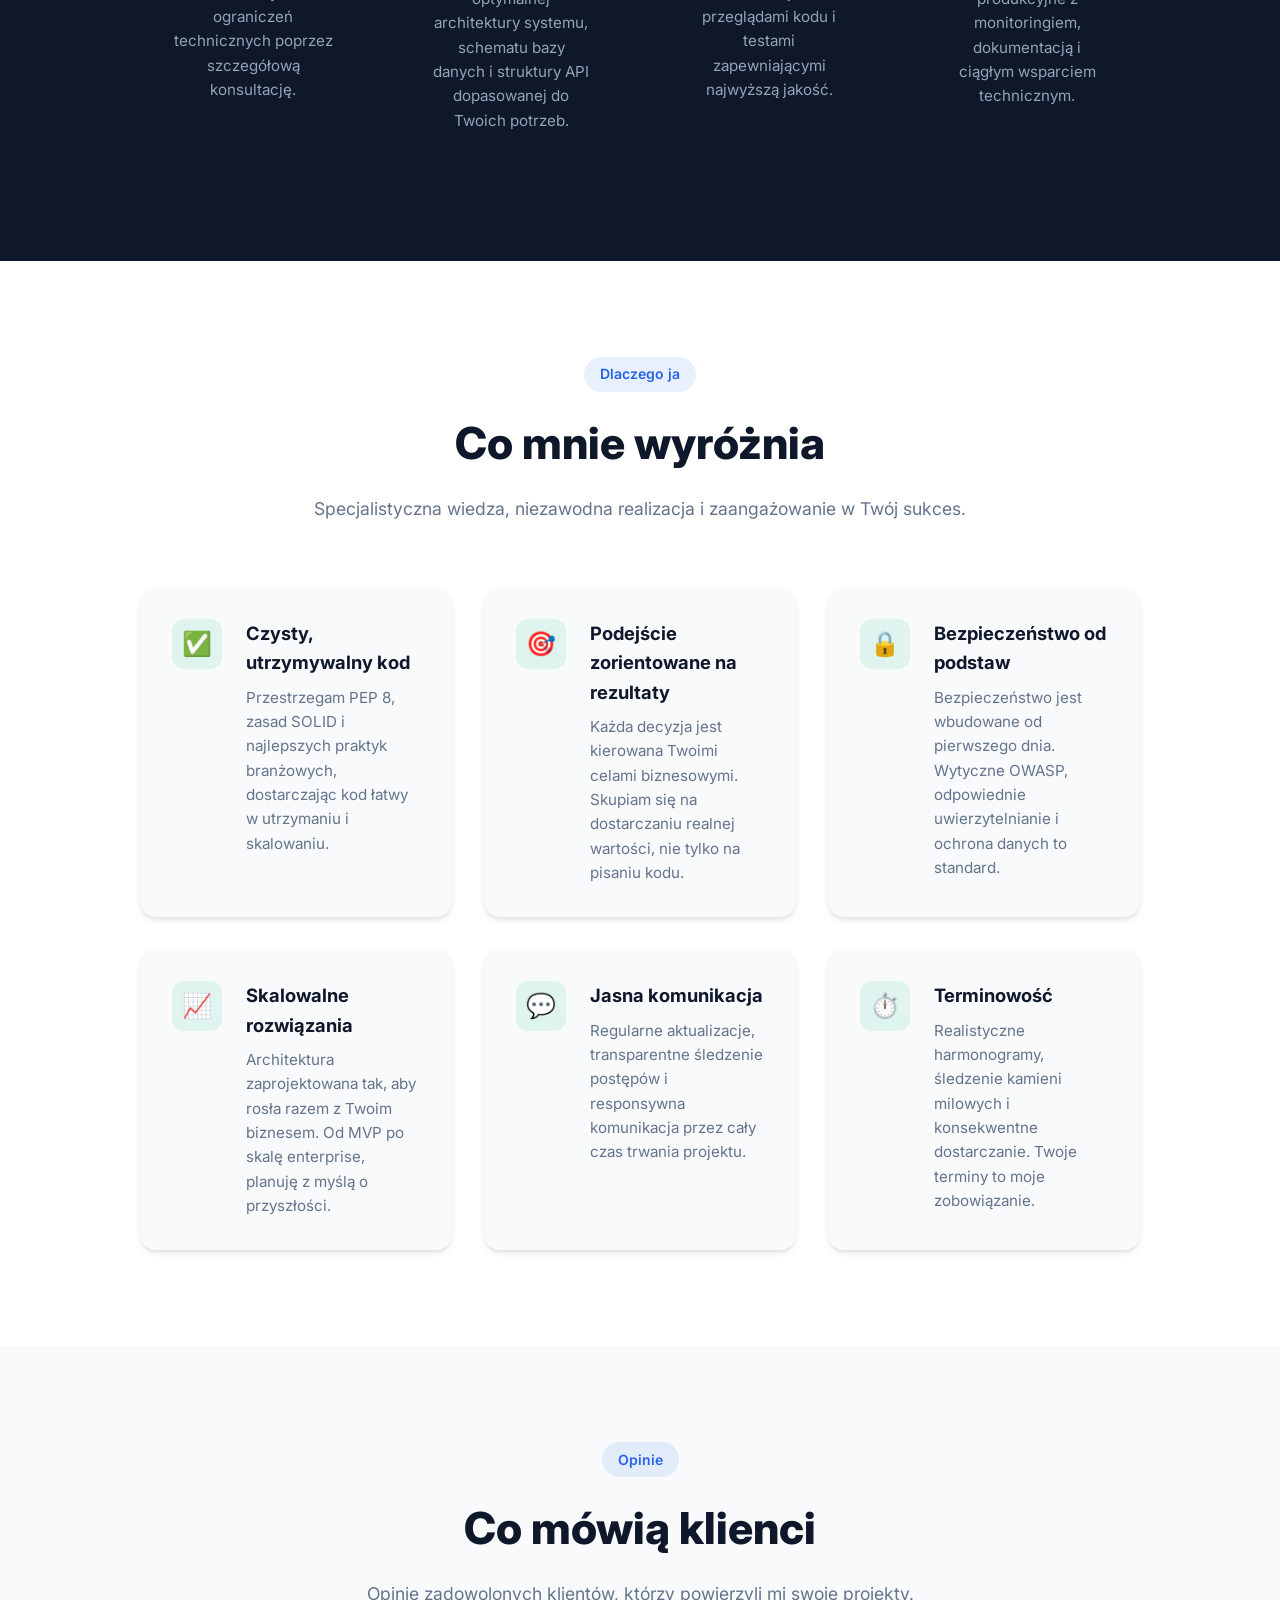
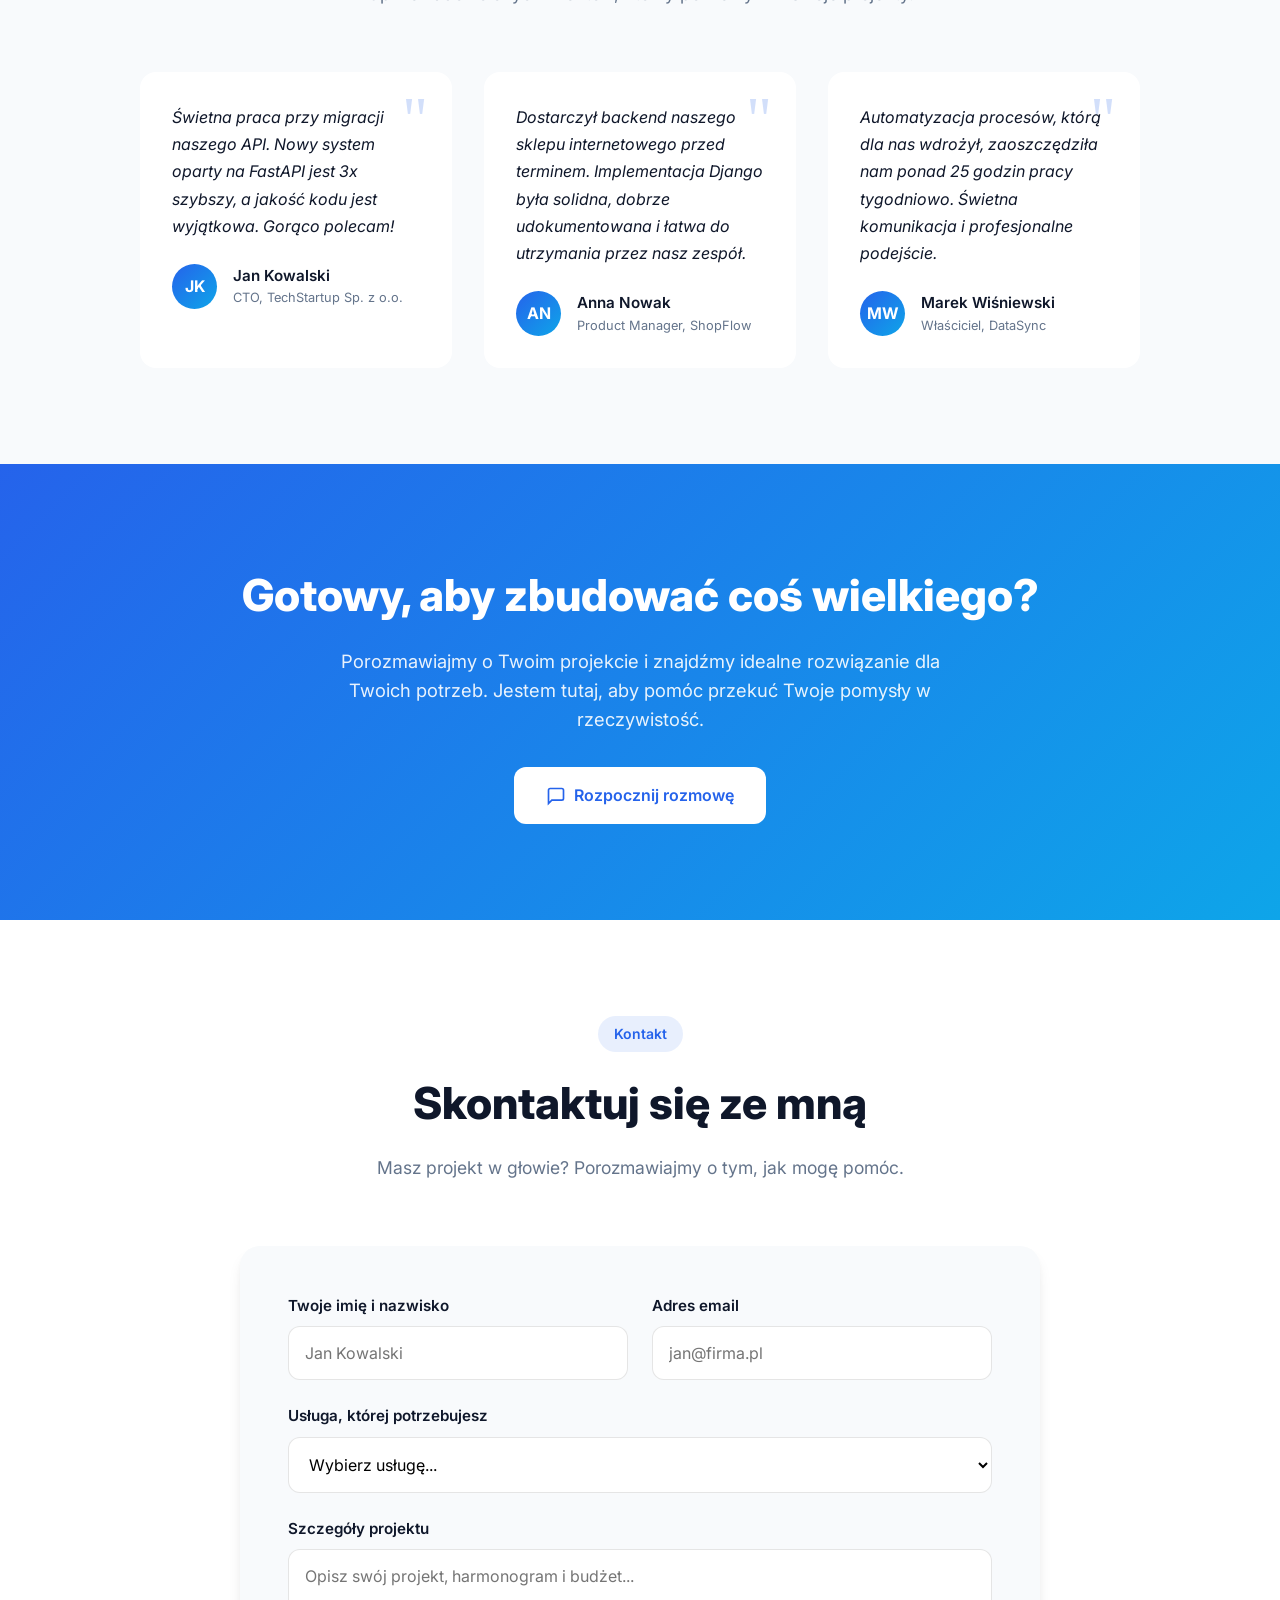
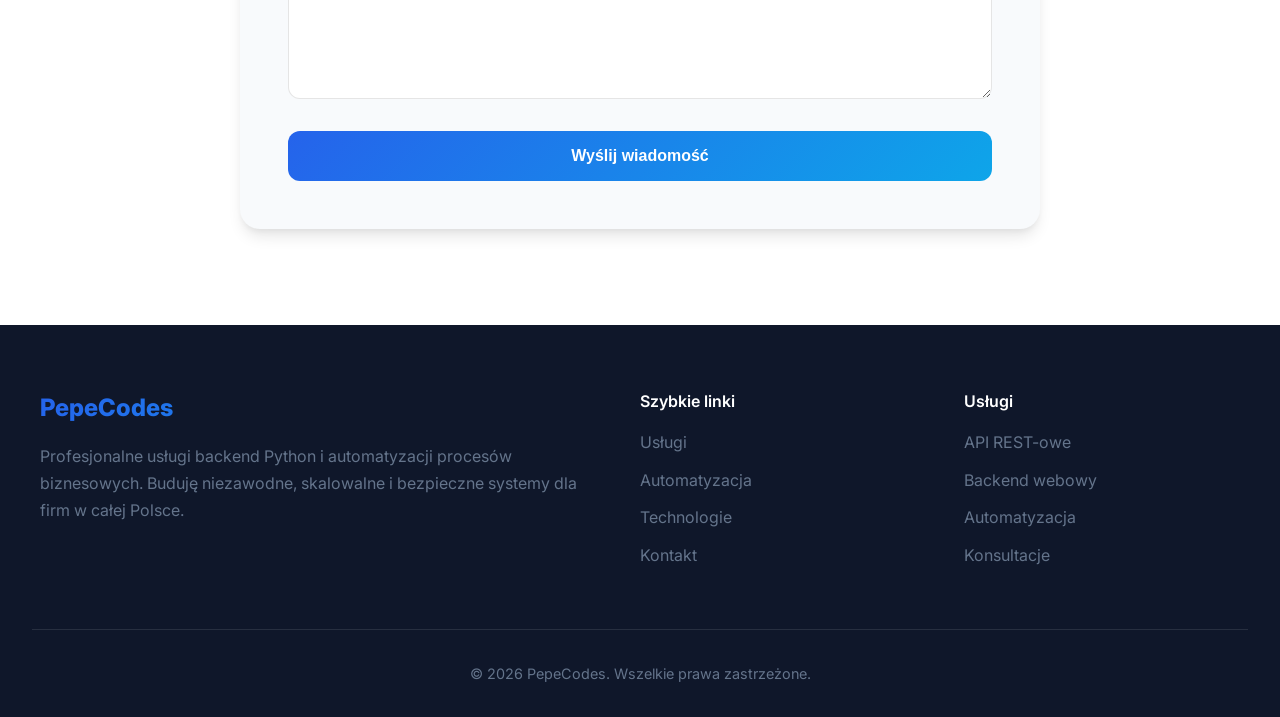
<file: landing-pl-blue.html>
<!DOCTYPE html>
<html lang="pl">
<head>
    <meta charset="UTF-8">
    <meta name="viewport" content="width=device-width, initial-scale=1.0">
    <meta http-equiv="X-UA-Compatible" content="IE=edge">
    
    <!-- Primary SEO -->
    <title>PepeCodes | Backend Python & Automatyzacja Procesów Biznesowych</title>
    <meta name="description" content="Profesjonalne usługi backend Python, Django, FastAPI oraz automatyzacja procesów biznesowych dla małych i średnich firm. Tworzenie API REST, mikroserwisów, baz danych i wdrożeń DevOps.">
    <meta name="keywords" content="backend python, programista python, django developer, fastapi developer, automatyzacja procesów, automatyzacja biznesu, API REST, django rest framework, tworzenie stron internetowych, backend developer, python freelancer, mikroserwisy, architektura oprogramowania, baza danych postgresql, docker, devops, python consultant, skrypty python, integracja systemów, optymalizacja procesów, małe i średnie firmy, MŚP">
    <meta name="author" content="PepeCodes">
    <meta name="robots" content="index, follow, max-snippet:-1, max-image-preview:large, max-video-preview:-1">
    <link rel="canonical" href="https://pepecodes.com/pl">
    
    <!-- Language Alternates -->
    <link rel="alternate" hreflang="en" href="https://pepecodes.com/">
    <link rel="alternate" hreflang="pl" href="https://pepecodes.com/pl">
    <link rel="alternate" hreflang="x-default" href="https://pepecodes.com/">
    
    <!-- Open Graph / Facebook -->
    <meta property="og:type" content="website">
    <meta property="og:url" content="https://pepecodes.com/pl">
    <meta property="og:title" content="PepeCodes | Backend Python & Automatyzacja Procesów Biznesowych">
    <meta property="og:description" content="Profesjonalne usługi backend Python, Django, FastAPI oraz automatyzacja procesów biznesowych dla małych i średnich firm.">
    <meta property="og:image" content="https://pepecodes.com/og-image.jpg">
    <meta property="og:image:width" content="1200">
    <meta property="og:image:height" content="630">
    <meta property="og:locale" content="pl_PL">
    <meta property="og:site_name" content="PepeCodes">
    
    <!-- Twitter Card -->
    <meta name="twitter:card" content="summary_large_image">
    <meta name="twitter:url" content="https://pepecodes.com/pl">
    <meta name="twitter:title" content="PepeCodes | Backend Python & Automatyzacja Procesów Biznesowych">
    <meta name="twitter:description" content="Profesjonalne usługi backend Python, Django, FastAPI oraz automatyzacja procesów biznesowych dla małych i średnich firm.">
    <meta name="twitter:image" content="https://pepecodes.com/twitter-image.jpg">
    
    <!-- Additional SEO Meta -->
    <meta name="theme-color" content="#2563eb">
    <meta name="mobile-web-app-capable" content="yes">
    <meta name="apple-mobile-web-app-capable" content="yes">
    <meta name="apple-mobile-web-app-status-bar-style" content="black-translucent">
    <meta name="apple-mobile-web-app-title" content="PepeCodes">
    <meta name="application-name" content="PepeCodes">
    <meta name="msapplication-TileColor" content="#2563eb">
    
    <!-- Favicon -->
    <link rel="icon" type="image/png" sizes="32x32" href="/favicon-32x32.png">
    <link rel="icon" type="image/png" sizes="16x16" href="/favicon-16x16.png">
    <link rel="apple-touch-icon" sizes="180x180" href="/apple-touch-icon.png">
    <link rel="manifest" href="/site.webmanifest">
    
    <!-- Preconnect for performance -->
    <link rel="preconnect" href="https://fonts.googleapis.com">
    <link rel="preconnect" href="https://fonts.gstatic.com" crossorigin>
    <link href="https://fonts.googleapis.com/css2?family=Inter:wght@300;400;500;600;700;800&family=JetBrains+Mono:wght@400;500&display=swap" rel="stylesheet">
    
    <!-- Structured Data - Organization -->
    <script type="application/ld+json">
    {
        "@context": "https://schema.org",
        "@type": "ProfessionalService",
        "name": "PepeCodes",
        "description": "Profesjonalne usługi backend Python, Django, FastAPI oraz automatyzacja procesów biznesowych dla małych i średnich firm.",
        "url": "https://pepecodes.com",
        "email": "kontakt@pepecodes.pl",
        "priceRange": "$$",
        "serviceType": ["Backend Development", "API Development", "Automatyzacja procesów", "Web Development", "DevOps", "Konsultacje"],
        "areaServed": "Polska",
        "knowsAbout": ["Python", "Django", "Django REST Framework", "FastAPI", "PostgreSQL", "Docker", "AWS", "Redis", "Mikroserwisy", "REST API", "Automatyzacja procesów biznesowych"],
        "sameAs": [
            "https://github.com/pepecodes",
            "https://linkedin.com/in/pepecodes"
        ]
    }
    </script>
    
    <!-- Structured Data - WebPage -->
    <script type="application/ld+json">
    {
        "@context": "https://schema.org",
        "@type": "WebPage",
        "name": "PepeCodes | Backend Python & Automatyzacja Procesów Biznesowych",
        "description": "Profesjonalne usługi backend Python, Django, FastAPI oraz automatyzacja procesów biznesowych dla małych i średnich firm.",
        "url": "https://pepecodes.com/pl",
        "inLanguage": "pl",
        "isPartOf": {
            "@type": "WebSite",
            "name": "PepeCodes",
            "url": "https://pepecodes.com"
        }
    }
    </script>
    
    <!-- Structured Data - Services -->
    <script type="application/ld+json">
    {
        "@context": "https://schema.org",
        "@type": "ItemList",
        "name": "Usługi Backend Developmentu",
        "itemListElement": [
            {
                "@type": "Service",
                "position": 1,
                "name": "API REST-owe",
                "description": "Projektowanie i budowa skalowalnych API przy użyciu Django REST Framework lub FastAPI.",
                "serviceType": "API Development"
            },
            {
                "@type": "Service",
                "position": 2,
                "name": "Backend aplikacji webowych",
                "description": "Pełnofunkcjonalne systemy backendowe oparte na Django.",
                "serviceType": "Web Development"
            },
            {
                "@type": "Service",
                "position": 3,
                "name": "Automatyzacja procesów",
                "description": "Identyfikacja i automatyzacja powtarzalnych procesów w firmie.",
                "serviceType": "Business Automation"
            },
            {
                "@type": "Service",
                "position": 4,
                "name": "Architektura mikroserwisów",
                "description": "Projektowanie i implementacja architektury mikroserwisów z FastAPI.",
                "serviceType": "Architecture Consulting"
            },
            {
                "@type": "Service",
                "position": 5,
                "name": "Projektowanie baz danych",
                "description": "Ekspertyza w architekturze baz danych, optymalizacji zapytań i migracjach.",
                "serviceType": "Database Consulting"
            },
            {
                "@type": "Service",
                "position": 6,
                "name": "DevOps i wdrożenia",
                "description": "Konfiguracja pipeline'ów CI/CD, wdrożenia chmurowe i automatyzacja infrastruktury.",
                "serviceType": "DevOps"
            }
        ]
    }
    </script>
    <style>
        :root {
            --primary: #2563eb;
            --primary-dark: #1d4ed8;
            --primary-light: #3b82f6;
            --secondary: #0ea5e9;
            --accent: #10b981;
            --dark: #0f172a;
            --dark-light: #1e293b;
            --gray: #64748b;
            --gray-light: #94a3b8;
            --light: #f8fafc;
            --white: #ffffff;
            --gradient: linear-gradient(135deg, var(--primary) 0%, var(--secondary) 100%);
            --shadow: 0 4px 6px -1px rgba(0, 0, 0, 0.1), 0 2px 4px -1px rgba(0, 0, 0, 0.06);
            --shadow-lg: 0 10px 15px -3px rgba(0, 0, 0, 0.1), 0 4px 6px -2px rgba(0, 0, 0, 0.05);
            --shadow-xl: 0 20px 25px -5px rgba(0, 0, 0, 0.1), 0 10px 10px -5px rgba(0, 0, 0, 0.04);
        }

        * {
            margin: 0;
            padding: 0;
            box-sizing: border-box;
        }

        html {
            scroll-behavior: smooth;
        }

        body {
            font-family: 'Inter', -apple-system, BlinkMacSystemFont, sans-serif;
            line-height: 1.6;
            color: var(--dark);
            background: var(--white);
            overflow-x: hidden;
        }

        /* Navigation */
        nav {
            position: fixed;
            top: 0;
            left: 0;
            right: 0;
            z-index: 1000;
            background: rgba(255, 255, 255, 0.95);
            backdrop-filter: blur(10px);
            border-bottom: 1px solid rgba(0, 0, 0, 0.05);
            transition: all 0.3s ease;
        }

        nav.scrolled {
            box-shadow: var(--shadow);
        }

        .nav-container {
            max-width: 1200px;
            margin: 0 auto;
            padding: 1rem 2rem;
            display: flex;
            justify-content: space-between;
            align-items: center;
        }

        .logo {
            font-size: 1.5rem;
            font-weight: 800;
            background: var(--gradient);
            -webkit-background-clip: text;
            -webkit-text-fill-color: transparent;
            background-clip: text;
            text-decoration: none;
        }

        .nav-links {
            display: flex;
            gap: 2rem;
            list-style: none;
        }

        .nav-links a {
            text-decoration: none;
            color: var(--dark);
            font-weight: 500;
            font-size: 0.95rem;
            transition: color 0.3s ease;
            position: relative;
        }

        .nav-links a::after {
            content: '';
            position: absolute;
            bottom: -4px;
            left: 0;
            width: 0;
            height: 2px;
            background: var(--gradient);
            transition: width 0.3s ease;
        }

        .nav-links a:hover::after {
            width: 100%;
        }

        .nav-links a:hover {
            color: var(--primary);
        }

        .mobile-menu-btn {
            display: none;
            background: none;
            border: none;
            cursor: pointer;
            padding: 0.5rem;
        }

        .mobile-menu-btn span {
            display: block;
            width: 25px;
            height: 2px;
            background: var(--dark);
            margin: 5px 0;
            transition: 0.3s;
        }

        /* Hero Section */
        .hero {
            min-height: 100vh;
            display: flex;
            align-items: center;
            justify-content: center;
            background: linear-gradient(135deg, #0f172a 0%, #1e293b 50%, #0f172a 100%);
            position: relative;
            overflow: hidden;
            padding: 6rem 2rem 4rem;
        }

        .hero::before {
            content: '';
            position: absolute;
            top: 0;
            left: 0;
            right: 0;
            bottom: 0;
            background: 
                radial-gradient(circle at 20% 50%, rgba(37, 99, 235, 0.15) 0%, transparent 50%),
                radial-gradient(circle at 80% 50%, rgba(14, 165, 233, 0.15) 0%, transparent 50%);
            animation: pulse 8s ease-in-out infinite;
        }

        @keyframes pulse {
            0%, 100% { opacity: 0.5; }
            50% { opacity: 1; }
        }

        .hero-grid {
            position: absolute;
            top: 0;
            left: 0;
            right: 0;
            bottom: 0;
            background-image: 
                linear-gradient(rgba(255, 255, 255, 0.03) 1px, transparent 1px),
                linear-gradient(90deg, rgba(255, 255, 255, 0.03) 1px, transparent 1px);
            background-size: 50px 50px;
        }

        .hero-content {
            max-width: 900px;
            text-align: center;
            position: relative;
            z-index: 1;
        }

        .hero-badge {
            display: inline-flex;
            align-items: center;
            gap: 0.5rem;
            background: rgba(37, 99, 235, 0.1);
            border: 1px solid rgba(37, 99, 235, 0.3);
            padding: 0.5rem 1rem;
            border-radius: 50px;
            font-size: 0.875rem;
            color: var(--primary-light);
            margin-bottom: 2rem;
            animation: fadeInUp 0.6s ease;
        }

        .hero-badge::before {
            content: '';
            width: 8px;
            height: 8px;
            background: var(--accent);
            border-radius: 50%;
            animation: blink 2s infinite;
        }

        @keyframes blink {
            0%, 100% { opacity: 1; }
            50% { opacity: 0.3; }
        }

        .hero h1 {
            font-size: clamp(2.5rem, 5vw, 4rem);
            font-weight: 800;
            color: var(--white);
            line-height: 1.1;
            margin-bottom: 1.5rem;
            animation: fadeInUp 0.6s ease 0.1s both;
        }

        .hero h1 span {
            background: var(--gradient);
            -webkit-background-clip: text;
            -webkit-text-fill-color: transparent;
            background-clip: text;
        }

        .hero p {
            font-size: 1.25rem;
            color: var(--gray-light);
            max-width: 600px;
            margin: 0 auto 2.5rem;
            animation: fadeInUp 0.6s ease 0.2s both;
        }

        .hero-buttons {
            display: flex;
            gap: 1rem;
            justify-content: center;
            flex-wrap: wrap;
            animation: fadeInUp 0.6s ease 0.3s both;
        }

        @keyframes fadeInUp {
            from {
                opacity: 0;
                transform: translateY(20px);
            }
            to {
                opacity: 1;
                transform: translateY(0);
            }
        }

        .btn {
            display: inline-flex;
            align-items: center;
            gap: 0.5rem;
            padding: 1rem 2rem;
            border-radius: 12px;
            font-weight: 600;
            font-size: 1rem;
            text-decoration: none;
            transition: all 0.3s ease;
            cursor: pointer;
            border: none;
        }

        .btn-primary {
            background: var(--gradient);
            color: var(--white);
            box-shadow: 0 4px 15px rgba(37, 99, 235, 0.4);
        }

        .btn-primary:hover {
            transform: translateY(-2px);
            box-shadow: 0 8px 25px rgba(37, 99, 235, 0.5);
        }

        .btn-secondary {
            background: rgba(255, 255, 255, 0.1);
            color: var(--white);
            border: 1px solid rgba(255, 255, 255, 0.2);
        }

        .btn-secondary:hover {
            background: rgba(255, 255, 255, 0.15);
            transform: translateY(-2px);
        }

        /* Stats Section */
        .stats {
            background: var(--white);
            padding: 4rem 2rem;
            border-bottom: 1px solid rgba(0, 0, 0, 0.05);
        }

        .stats-grid {
            max-width: 1000px;
            margin: 0 auto;
            display: grid;
            grid-template-columns: repeat(4, 1fr);
            gap: 2rem;
        }

        .stat-item {
            text-align: center;
            padding: 1.5rem;
        }

        .stat-number {
            font-size: 2.5rem;
            font-weight: 800;
            background: var(--gradient);
            -webkit-background-clip: text;
            -webkit-text-fill-color: transparent;
            background-clip: text;
            margin-bottom: 0.5rem;
        }

        .stat-label {
            color: var(--gray);
            font-size: 0.95rem;
        }

        /* Section Styles */
        section {
            padding: 6rem 2rem;
        }

        .section-header {
            text-align: center;
            max-width: 700px;
            margin: 0 auto 4rem;
        }

        .section-tag {
            display: inline-block;
            background: rgba(37, 99, 235, 0.1);
            color: var(--primary);
            padding: 0.4rem 1rem;
            border-radius: 50px;
            font-size: 0.875rem;
            font-weight: 600;
            margin-bottom: 1rem;
        }

        .section-header h2 {
            font-size: clamp(2rem, 4vw, 2.75rem);
            font-weight: 800;
            color: var(--dark);
            margin-bottom: 1rem;
        }

        .section-header p {
            color: var(--gray);
            font-size: 1.1rem;
        }

        /* Services Section */
        .services {
            background: var(--light);
        }

        .services-grid {
            max-width: 1200px;
            margin: 0 auto;
            display: grid;
            grid-template-columns: repeat(auto-fit, minmax(320px, 1fr));
            gap: 2rem;
        }

        .service-card {
            background: var(--white);
            padding: 2.5rem;
            border-radius: 20px;
            box-shadow: var(--shadow);
            transition: all 0.3s ease;
            border: 1px solid rgba(0, 0, 0, 0.05);
        }

        .service-card:hover {
            transform: translateY(-5px);
            box-shadow: var(--shadow-xl);
        }

        .service-icon {
            width: 60px;
            height: 60px;
            background: var(--gradient);
            border-radius: 16px;
            display: flex;
            align-items: center;
            justify-content: center;
            margin-bottom: 1.5rem;
            font-size: 1.5rem;
        }

        .service-card h3 {
            font-size: 1.35rem;
            font-weight: 700;
            color: var(--dark);
            margin-bottom: 1rem;
        }

        .service-card p {
            color: var(--gray);
            line-height: 1.7;
        }

        .service-tags {
            display: flex;
            flex-wrap: wrap;
            gap: 0.5rem;
            margin-top: 1.5rem;
        }

        .service-tag {
            background: var(--light);
            color: var(--gray);
            padding: 0.35rem 0.75rem;
            border-radius: 6px;
            font-size: 0.8rem;
            font-family: 'JetBrains Mono', monospace;
        }

        /* Automation Section */
        .automation {
            background: var(--white);
        }

        .automation-content {
            max-width: 1200px;
            margin: 0 auto;
        }

        .automation-intro {
            display: grid;
            grid-template-columns: 1fr 1fr;
            gap: 4rem;
            align-items: center;
            margin-bottom: 4rem;
        }

        .automation-text h3 {
            font-size: 1.75rem;
            font-weight: 700;
            color: var(--dark);
            margin-bottom: 1.5rem;
        }

        .automation-text p {
            color: var(--gray);
            line-height: 1.8;
            margin-bottom: 1rem;
        }

        .automation-visual {
            background: var(--gradient);
            border-radius: 20px;
            padding: 3rem;
            color: var(--white);
        }

        .automation-visual h4 {
            font-size: 1.25rem;
            font-weight: 700;
            margin-bottom: 2rem;
        }

        .automation-stat {
            display: flex;
            justify-content: space-between;
            align-items: center;
            padding: 1rem 0;
            border-bottom: 1px solid rgba(255, 255, 255, 0.2);
        }

        .automation-stat:last-child {
            border-bottom: none;
        }

        .automation-stat-label {
            font-size: 0.95rem;
            opacity: 0.9;
        }

        .automation-stat-value {
            font-size: 1.5rem;
            font-weight: 800;
        }

        .benefits-grid {
            display: grid;
            grid-template-columns: repeat(auto-fit, minmax(280px, 1fr));
            gap: 2rem;
        }

        .benefit-card {
            background: var(--light);
            padding: 2rem;
            border-radius: 16px;
            border-left: 4px solid var(--primary);
            transition: all 0.3s ease;
        }

        .benefit-card:hover {
            transform: translateY(-3px);
            box-shadow: var(--shadow-lg);
        }

        .benefit-icon {
            font-size: 2rem;
            margin-bottom: 1rem;
        }

        .benefit-card h4 {
            font-size: 1.15rem;
            font-weight: 700;
            color: var(--dark);
            margin-bottom: 0.75rem;
        }

        .benefit-card p {
            color: var(--gray);
            font-size: 0.95rem;
            line-height: 1.7;
        }

        /* Technologies Section */
        .technologies {
            background: var(--light);
        }

        .tech-grid {
            max-width: 1000px;
            margin: 0 auto;
            display: grid;
            grid-template-columns: repeat(auto-fit, minmax(150px, 1fr));
            gap: 2rem;
        }

        .tech-item {
            background: var(--white);
            padding: 2rem 1.5rem;
            border-radius: 16px;
            text-align: center;
            transition: all 0.3s ease;
            border: 1px solid transparent;
        }

        .tech-item:hover {
            border-color: var(--primary);
            transform: translateY(-3px);
            box-shadow: var(--shadow-lg);
        }

        .tech-icon {
            font-size: 2.5rem;
            margin-bottom: 1rem;
        }

        .tech-item h4 {
            font-size: 1rem;
            font-weight: 600;
            color: var(--dark);
            margin-bottom: 0.25rem;
        }

        .tech-item p {
            font-size: 0.8rem;
            color: var(--gray);
        }

        /* Process Section */
        .process {
            background: var(--dark);
            color: var(--white);
        }

        .process .section-header h2 {
            color: var(--white);
        }

        .process .section-header p {
            color: var(--gray-light);
        }

        .process-grid {
            max-width: 1000px;
            margin: 0 auto;
            display: grid;
            grid-template-columns: repeat(auto-fit, minmax(220px, 1fr));
            gap: 2rem;
        }

        .process-step {
            text-align: center;
            padding: 2rem;
            position: relative;
        }

        .step-number {
            width: 50px;
            height: 50px;
            background: var(--gradient);
            border-radius: 50%;
            display: flex;
            align-items: center;
            justify-content: center;
            font-size: 1.25rem;
            font-weight: 700;
            margin: 0 auto 1.5rem;
        }

        .process-step h3 {
            font-size: 1.2rem;
            font-weight: 700;
            margin-bottom: 0.75rem;
        }

        .process-step p {
            color: var(--gray-light);
            font-size: 0.95rem;
        }

        /* Why Choose Me Section */
        .why-me {
            background: var(--white);
        }

        .why-grid {
            max-width: 1000px;
            margin: 0 auto;
            display: grid;
            grid-template-columns: repeat(auto-fit, minmax(280px, 1fr));
            gap: 2rem;
        }

        .why-item {
            background: var(--light);
            padding: 2rem;
            border-radius: 16px;
            display: flex;
            gap: 1.5rem;
            align-items: flex-start;
            box-shadow: var(--shadow);
            transition: all 0.3s ease;
        }

        .why-item:hover {
            transform: translateY(-3px);
            box-shadow: var(--shadow-lg);
        }

        .why-icon {
            width: 50px;
            height: 50px;
            min-width: 50px;
            background: rgba(16, 185, 129, 0.1);
            border-radius: 12px;
            display: flex;
            align-items: center;
            justify-content: center;
            font-size: 1.5rem;
        }

        .why-item h3 {
            font-size: 1.15rem;
            font-weight: 700;
            color: var(--dark);
            margin-bottom: 0.5rem;
        }

        .why-item p {
            color: var(--gray);
            font-size: 0.95rem;
        }

        /* Testimonials Section */
        .testimonials {
            background: var(--light);
        }

        .testimonials-grid {
            max-width: 1000px;
            margin: 0 auto;
            display: grid;
            grid-template-columns: repeat(auto-fit, minmax(300px, 1fr));
            gap: 2rem;
        }

        .testimonial-card {
            background: var(--white);
            padding: 2rem;
            border-radius: 16px;
            position: relative;
        }

        .testimonial-card::before {
            content: '"';
            position: absolute;
            top: 1rem;
            right: 1.5rem;
            font-size: 4rem;
            color: var(--primary);
            opacity: 0.2;
            font-family: Georgia, serif;
            line-height: 1;
        }

        .testimonial-text {
            color: var(--dark);
            font-style: italic;
            margin-bottom: 1.5rem;
            line-height: 1.7;
        }

        .testimonial-author {
            display: flex;
            align-items: center;
            gap: 1rem;
        }

        .author-avatar {
            width: 45px;
            height: 45px;
            background: var(--gradient);
            border-radius: 50%;
            display: flex;
            align-items: center;
            justify-content: center;
            color: var(--white);
            font-weight: 700;
        }

        .author-info h4 {
            font-size: 0.95rem;
            font-weight: 600;
            color: var(--dark);
        }

        .author-info p {
            font-size: 0.8rem;
            color: var(--gray);
        }

        /* CTA Section */
        .cta {
            background: var(--gradient);
            text-align: center;
            padding: 6rem 2rem;
        }

        .cta h2 {
            font-size: clamp(2rem, 4vw, 2.75rem);
            font-weight: 800;
            color: var(--white);
            margin-bottom: 1rem;
        }

        .cta p {
            color: rgba(255, 255, 255, 0.9);
            font-size: 1.15rem;
            max-width: 600px;
            margin: 0 auto 2rem;
        }

        .cta .btn {
            background: var(--white);
            color: var(--primary);
        }

        .cta .btn:hover {
            transform: translateY(-2px);
            box-shadow: 0 10px 30px rgba(0, 0, 0, 0.2);
        }

        /* Contact Section */
        .contact {
            background: var(--white);
        }

        .contact-container {
            max-width: 800px;
            margin: 0 auto;
        }

        .contact-grid {
            display: grid;
            grid-template-columns: repeat(auto-fit, minmax(200px, 1fr));
            gap: 2rem;
            margin-bottom: 3rem;
        }

        .contact-item {
            background: var(--light);
            padding: 2rem;
            border-radius: 16px;
            text-align: center;
            box-shadow: var(--shadow);
        }

        .contact-icon {
            width: 50px;
            height: 50px;
            background: var(--gradient);
            border-radius: 12px;
            display: flex;
            align-items: center;
            justify-content: center;
            margin: 0 auto 1rem;
            font-size: 1.25rem;
        }

        .contact-item h4 {
            font-size: 1rem;
            font-weight: 600;
            color: var(--dark);
            margin-bottom: 0.5rem;
        }

        .contact-item a {
            color: var(--primary);
            text-decoration: none;
            font-size: 0.95rem;
        }

        .contact-item a:hover {
            text-decoration: underline;
        }

        .contact-form {
            background: var(--light);
            padding: 3rem;
            border-radius: 20px;
            box-shadow: var(--shadow-lg);
        }

        .form-group {
            margin-bottom: 1.5rem;
        }

        .form-group label {
            display: block;
            font-weight: 600;
            color: var(--dark);
            margin-bottom: 0.5rem;
            font-size: 0.95rem;
        }

        .form-group input,
        .form-group textarea,
        .form-group select {
            width: 100%;
            padding: 1rem;
            border: 1px solid rgba(0, 0, 0, 0.1);
            border-radius: 12px;
            font-family: inherit;
            font-size: 1rem;
            transition: all 0.3s ease;
            background: var(--white);
        }

        .form-group input:focus,
        .form-group textarea:focus,
        .form-group select:focus {
            outline: none;
            border-color: var(--primary);
            box-shadow: 0 0 0 3px rgba(37, 99, 235, 0.1);
        }

        .form-group textarea {
            min-height: 150px;
            resize: vertical;
        }

        .form-row {
            display: grid;
            grid-template-columns: repeat(2, 1fr);
            gap: 1.5rem;
        }

        .submit-btn {
            width: 100%;
            padding: 1rem;
            background: var(--gradient);
            color: var(--white);
            border: none;
            border-radius: 12px;
            font-size: 1rem;
            font-weight: 600;
            cursor: pointer;
            transition: all 0.3s ease;
        }

        .submit-btn:hover {
            transform: translateY(-2px);
            box-shadow: 0 8px 25px rgba(37, 99, 235, 0.4);
        }

        /* Footer */
        footer {
            background: var(--dark);
            color: var(--gray-light);
            padding: 4rem 2rem 2rem;
        }

        .footer-content {
            max-width: 1200px;
            margin: 0 auto;
            display: grid;
            grid-template-columns: 2fr 1fr 1fr;
            gap: 3rem;
            margin-bottom: 3rem;
        }

        .footer-brand h3 {
            font-size: 1.5rem;
            font-weight: 800;
            background: var(--gradient);
            -webkit-background-clip: text;
            -webkit-text-fill-color: transparent;
            background-clip: text;
            margin-bottom: 1rem;
        }

        .footer-brand p {
            color: var(--gray);
            line-height: 1.7;
        }

        .footer-links h4 {
            color: var(--white);
            font-size: 1rem;
            font-weight: 600;
            margin-bottom: 1rem;
        }

        .footer-links ul {
            list-style: none;
        }

        .footer-links li {
            margin-bottom: 0.75rem;
        }

        .footer-links a {
            color: var(--gray);
            text-decoration: none;
            transition: color 0.3s ease;
        }

        .footer-links a:hover {
            color: var(--primary-light);
        }

        .footer-bottom {
            border-top: 1px solid rgba(255, 255, 255, 0.1);
            padding-top: 2rem;
            text-align: center;
            color: var(--gray);
            font-size: 0.9rem;
        }

        /* Responsive */
        @media (max-width: 768px) {
            .nav-links {
                display: none;
                position: absolute;
                top: 100%;
                left: 0;
                right: 0;
                background: var(--white);
                flex-direction: column;
                padding: 1rem 2rem;
                gap: 1rem;
                box-shadow: var(--shadow);
            }

            .nav-links.active {
                display: flex;
            }

            .mobile-menu-btn {
                display: block;
            }

            .stats-grid {
                grid-template-columns: repeat(2, 1fr);
            }

            .automation-intro {
                grid-template-columns: 1fr;
                gap: 2rem;
            }

            .form-row {
                grid-template-columns: 1fr;
            }

            .footer-content {
                grid-template-columns: 1fr;
            }

            .hero-buttons {
                flex-direction: column;
                align-items: center;
            }
        }

        @media (max-width: 480px) {
            .stats-grid {
                grid-template-columns: 1fr;
            }

            section {
                padding: 4rem 1.5rem;
            }

            .contact-form {
                padding: 2rem 1.5rem;
            }
        }
    </style>
</head>
<body>
    <!-- Skip to content link for accessibility -->
    <a href="#main-content" class="skip-link" style="position:absolute;left:-9999px;top:auto;width:1px;height:1px;overflow:hidden;">Przejdź do głównej treści</a>
    
    <!-- Navigation -->
    <nav id="navbar" role="navigation" aria-label="Main navigation">
        <div class="nav-container">
            <a href="#" class="logo">PepeCodes</a>
            <ul class="nav-links" id="navLinks">
                <li><a href="#services">Usługi</a></li>
                <li><a href="#automation">Automatyzacja</a></li>
                <li><a href="#technologies">Technologie</a></li>
                <li><a href="#process">Proces</a></li>
                <li><a href="#why-me">Dlaczego ja</a></li>
                <li><a href="#testimonials">Opinie</a></li>
                <li><a href="#contact">Kontakt</a></li>
            </ul>
            <button class="mobile-menu-btn" id="mobileMenuBtn" aria-label="Toggle menu">
                <span></span>
                <span></span>
                <span></span>
            </button>
        </div>
    </nav>

    <!-- Hero Section -->
    <main id="main-content">
    <section class="hero" id="home" aria-label="Wprowadzenie">
        <div class="hero-grid"></div>
        <div class="hero-content">
            <div class="hero-badge">Dostępny dla nowych projektów</div>
            <h1>Backend Python & <span>Automatyzacja</span> dla Twojego Biznesu</h1>
            <p>Specjalizuję się w tworzeniu nowoczesnych systemów backendowych oraz automatyzacji procesów biznesowych dla małych i średnich firm. Oszczędzaj czas, redukuj koszty i skaluj swój biznes.</p>
            <div class="hero-buttons">
                <a href="#contact" class="btn btn-primary">
                    <svg width="20" height="20" viewBox="0 0 24 24" fill="none" stroke="currentColor" stroke-width="2">
                        <path d="M4 4h16c1.1 0 2 .9 2 2v12c0 1.1-.9 2-2 2H4c-1.1 0-2-.9-2-2V6c0-1.1.9-2 2-2z"></path>
                        <polyline points="22,6 12,13 2,6"></polyline>
                    </svg>
                    Porozmawiajmy
                </a>
                <a href="#automation" class="btn btn-secondary">
                    <svg width="20" height="20" viewBox="0 0 24 24" fill="none" stroke="currentColor" stroke-width="2">
                        <circle cx="12" cy="12" r="10"></circle>
                        <polyline points="12 6 12 12 16 14"></polyline>
                    </svg>
                    Dowiedz się więcej
                </a>
            </div>
        </div>
    </section>

    <!-- Stats Section -->
    <section class="stats">
        <div class="stats-grid">
            <div class="stat-item">
                <div class="stat-number">50+</div>
                <div class="stat-label">Zrealizowanych projektów</div>
            </div>
            <div class="stat-item">
                <div class="stat-number">5+</div>
                <div class="stat-label">Lat doświadczenia</div>
            </div>
            <div class="stat-item">
                <div class="stat-number">70%</div>
                <div class="stat-label">Średnia oszczędność czasu</div>
            </div>
            <div class="stat-item">
                <div class="stat-number">100%</div>
                <div class="stat-label">Zaangażowanie</div>
            </div>
        </div>
    </section>

    <!-- Services Section -->
    <section class="services" id="services">
        <div class="section-header">
            <span class="section-tag">Usługi</span>
            <h2>Co mogę dla Ciebie zrobić</h2>
            <p>Kompleksowe usługi backend developmentu i automatyzacji dostosowane do potrzeb Twojej firmy.</p>
        </div>
        <div class="services-grid">
            <div class="service-card">
                <div class="service-icon">
                    <svg width="28" height="28" viewBox="0 0 24 24" fill="none" stroke="white" stroke-width="2">
                        <path d="M12 2L2 7l10 5 10-5-10-5zM2 17l10 5 10-5M2 12l10 5 10-5"></path>
                    </svg>
                </div>
                <h3>API REST-owe</h3>
                <p>Projektowanie i budowa skalowalnych, dobrze udokumentowanych API przy użyciu Django REST Framework lub FastAPI. Czysta architektura, bezpieczne uwierzytelnianie i kompleksowe testy.</p>
                <div class="service-tags">
                    <span class="service-tag">Django REST</span>
                    <span class="service-tag">FastAPI</span>
                    <span class="service-tag">OpenAPI</span>
                    <span class="service-tag">JWT</span>
                </div>
            </div>
            <div class="service-card">
                <div class="service-icon">
                    <svg width="28" height="28" viewBox="0 0 24 24" fill="none" stroke="white" stroke-width="2">
                        <rect x="2" y="3" width="20" height="14" rx="2" ry="2"></rect>
                        <line x1="8" y1="21" x2="16" y2="21"></line>
                        <line x1="12" y1="17" x2="12" y2="21"></line>
                    </svg>
                </div>
                <h3>Backend aplikacji webowych</h3>
                <p>Pełnofunkcjonalne systemy backendowe oparte na Django. Uwierzytelnianie użytkowników, panele administracyjne, projektowanie baz danych i integracja z frontendem.</p>
                <div class="service-tags">
                    <span class="service-tag">Django</span>
                    <span class="service-tag">PostgreSQL</span>
                    <span class="service-tag">Redis</span>
                    <span class="service-tag">Celery</span>
                </div>
            </div>
            <div class="service-card">
                <div class="service-icon">
                    <svg width="28" height="28" viewBox="0 0 24 24" fill="none" stroke="white" stroke-width="2">
                        <path d="M12 2v4M12 18v4M4.93 4.93l2.83 2.83M16.24 16.24l2.83 2.83M2 12h4M18 12h4M4.93 19.07l2.83-2.83M16.24 7.76l2.83-2.83"></path>
                    </svg>
                </div>
                <h3>Automatyzacja procesów</h3>
                <p>Identyfikacja i automatyzacja powtarzalnych procesów w Twojej firmie. Od prostych skryptów po zaawansowane systemy workflow, które oszczędzają godziny pracy każdego tygodnia.</p>
                <div class="service-tags">
                    <span class="service-tag">Python Scripts</span>
                    <span class="service-tag">Celery</span>
                    <span class="service-tag">Cron Jobs</span>
                    <span class="service-tag">API Integration</span>
                </div>
            </div>
            <div class="service-card">
                <div class="service-icon">
                    <svg width="28" height="28" viewBox="0 0 24 24" fill="none" stroke="white" stroke-width="2">
                        <polyline points="16 18 22 12 16 6"></polyline>
                        <polyline points="8 6 2 12 8 18"></polyline>
                    </svg>
                </div>
                <h3>Architektura mikroserwisów</h3>
                <p>Projektowanie i implementacja architektury mikroserwisów z FastAPI. Systemy event-driven, kolejki komunikatów i konteneryzacja dla maksymalnej skalowalności.</p>
                <div class="service-tags">
                    <span class="service-tag">FastAPI</span>
                    <span class="service-tag">Docker</span>
                    <span class="service-tag">RabbitMQ</span>
                    <span class="service-tag">gRPC</span>
                </div>
            </div>
            <div class="service-card">
                <div class="service-icon">
                    <svg width="28" height="28" viewBox="0 0 24 24" fill="none" stroke="white" stroke-width="2">
                        <ellipse cx="12" cy="5" rx="9" ry="3"></ellipse>
                        <path d="M21 12c0 1.66-4 3-9 3s-9-1.34-9-3"></path>
                        <path d="M3 5v14c0 1.66 4 3 9 3s9-1.34 9-3V5"></path>
                    </svg>
                </div>
                <h3>Projektowanie baz danych</h3>
                <p>Ekspertyza w architekturze baz danych, optymalizacji zapytań i migracjach. Od projektowania schematów po tuning wydajności, zapewniając efektywną i niezawodną warstwę danych.</p>
                <div class="service-tags">
                    <span class="service-tag">PostgreSQL</span>
                    <span class="service-tag">MySQL</span>
                    <span class="service-tag">MongoDB</span>
                    <span class="service-tag">SQLAlchemy</span>
                </div>
            </div>
            <div class="service-card">
                <div class="service-icon">
                    <svg width="28" height="28" viewBox="0 0 24 24" fill="none" stroke="white" stroke-width="2">
                        <path d="M18 20V10M12 20V4M6 20v-6"></path>
                    </svg>
                </div>
                <h3>DevOps i wdrożenia</h3>
                <p>Konfiguracja pipeline'ów CI/CD, wdrożenia chmurowe i automatyzacja infrastruktury. Kontenery Docker, orkiestracja Kubernetes i monitoring dla systemów produkcyjnych.</p>
                <div class="service-tags">
                    <span class="service-tag">Docker</span>
                    <span class="service-tag">AWS</span>
                    <span class="service-tag">GitHub Actions</span>
                    <span class="service-tag">Nginx</span>
                </div>
            </div>
        </div>
    </section>

    <!-- Automation Section -->
    <section class="automation" id="automation">
        <div class="section-header">
            <span class="section-tag">Automatyzacja</span>
            <h2>Automatyzacja procesów dla MŚP</h2>
            <p>Odkryj, jak automatyzacja może transformować Twoją firmę i uwolnić potencjał wzrostu.</p>
        </div>
        <div class="automation-content">
            <div class="automation-intro">
                <div class="automation-text">
                    <h3>Dlaczego automatyzacja jest kluczowa dla Twojej firmy?</h3>
                    <p>Małe i średnie firmy tracą średnio <strong>20-30 godzin tygodniowo</strong> na powtarzalne, ręczne zadania. To czas, który mógłby być poświęcony na rozwój biznesu, obsługę klientów i innowacje.</p>
                    <p>Automatyzacja procesów biznesowych to nie tylko oszczędność czasu – to <strong>strategiczna inwestycja</strong>, która pozwala Twojej firmie działać szybciej, dokładniej i bardziej profesjonalnie niż konkurencja.</p>
                    <p>Specjalizuję się w identyfikacji obszarów wymagających automatyzacji oraz tworzeniu dedykowanych rozwiązań dopasowanych do specyfiki Twojego biznesu. Od prostych skryptów po zaawansowane systemy integrujące wiele narzędzi.</p>
                </div>
                <div class="automation-visual">
                    <h4>Średnie korzyści z automatyzacji</h4>
                    <div class="automation-stat">
                        <span class="automation-stat-label">Oszczędność czasu</span>
                        <span class="automation-stat-value">70%</span>
                    </div>
                    <div class="automation-stat">
                        <span class="automation-stat-label">Redukcja błędów</span>
                        <span class="automation-stat-value">90%</span>
                    </div>
                    <div class="automation-stat">
                        <span class="automation-stat-label">Wzrost produktywności</span>
                        <span class="automation-stat-value">3x</span>
                    </div>
                    <div class="automation-stat">
                        <span class="automation-stat-label">ROI w pierwszym roku</span>
                        <span class="automation-stat-value">250%</span>
                    </div>
                </div>
            </div>

            <h3 style="text-align: center; font-size: 1.75rem; font-weight: 700; color: var(--dark); margin-bottom: 3rem;">Korzyści z automatyzacji procesów</h3>
            <div class="benefits-grid">
                <div class="benefit-card">
                    <div class="benefit-icon">⏱️</div>
                    <h4>Oszczędność czasu</h4>
                    <p>Automatyzacja powtarzalnych zadań uwalnia godziny pracy każdego tygodnia. Twój zespół może skupić się na zadaniach strategicznych zamiast na ręcznym przetwarzaniu danych.</p>
                </div>
                <div class="benefit-card">
                    <div class="benefit-icon">💰</div>
                    <h4>Redukcja kosztów operacyjnych</h4>
                    <p>Mniej godzin poświęconych na ręczne zadania oznacza niższe koszty pracy. Automatyzacja pozwala obsłużyć większą liczbę klientów bez zwiększania zespołu.</p>
                </div>
                <div class="benefit-card">
                    <div class="benefit-icon">🎯</div>
                    <h4>Eliminacja błędów ludzkich</h4>
                    <p>Automatyczne procesy są spójne i dokładne. Redukcja błędów oznacza mniej poprawek, lepszą jakość danych i wyższą satysfakcję klientów.</p>
                </div>
                <div class="benefit-card">
                    <div class="benefit-icon">📈</div>
                    <h4>Skalowalność biznesu</h4>
                    <p>Automatyzacja pozwala obsłużyć 10x więcej klientów bez proporcjonalnego wzrostu zatrudnienia. Twój biznes rośnie szybciej i efektywniej.</p>
                </div>
                <div class="benefit-card">
                    <div class="benefit-icon">🔄</div>
                    <h4>Integracja systemów</h4>
                    <p>Połącz swoje narzędzia w spójny ekosystem. Automatyczny przepływ danych między CRM, systemem księgowym, magazynem i innymi platformami.</p>
                </div>
                <div class="benefit-card">
                    <div class="benefit-icon">📊</div>
                    <h4>Lepsze decyzje biznesowe</h4>
                    <p>Automatyczne raporty i dashboardy dostarczają danych w czasie rzeczywistym. Podejmuj decyzje oparte na faktach, nie na intuicji.</p>
                </div>
                <div class="benefit-card">
                    <div class="benefit-icon">😊</div>
                    <h4>Wyższa satysfakcja zespołu</h4>
                    <p>Pracownicy wykonujący nudne, powtarzalne zadania są mniej zaangażowani. Automatyzacja uwalnia ich potencjał i zwiększa motywację.</p>
                </div>
                <div class="benefit-card">
                    <div class="benefit-icon">🚀</div>
                    <h4>Szybsza obsługa klientów</h4>
                    <p>Automatyczne odpowiedzi, powiadomienia i procesy oznaczają, że Twoi klienci otrzymują szybszą i bardziej spójną obsługę.</p>
                </div>
            </div>
        </div>
    </section>

    <!-- Technologies Section -->
    <section class="technologies" id="technologies">
        <div class="section-header">
            <span class="section-tag">Technologie</span>
            <h2>Mój stack technologiczny</h2>
            <p>Nowoczesne, sprawdzone technologie, które napędzają niezawodne i skalowalne rozwiązania backendowe.</p>
        </div>
        <div class="tech-grid">
            <div class="tech-item">
                <div class="tech-icon">🐍</div>
                <h4>Python</h4>
                <p>3.10+</p>
            </div>
            <div class="tech-item">
                <div class="tech-icon">🎯</div>
                <h4>Django</h4>
                <p>4.x / 5.x</p>
            </div>
            <div class="tech-item">
                <div class="tech-icon">🚀</div>
                <h4>DRF</h4>
                <p>REST Framework</p>
            </div>
            <div class="tech-item">
                <div class="tech-icon">⚡</div>
                <h4>FastAPI</h4>
                <p>Nowoczesne API</p>
            </div>
            <div class="tech-item">
                <div class="tech-icon">🐘</div>
                <h4>PostgreSQL</h4>
                <p>Główna baza danych</p>
            </div>
            <div class="tech-item">
                <div class="tech-icon">🔴</div>
                <h4>Redis</h4>
                <p>Cache & Queue</p>
            </div>
            <div class="tech-item">
                <div class="tech-icon">🐳</div>
                <h4>Docker</h4>
                <p>Konteneryzacja</p>
            </div>
            <div class="tech-item">
                <div class="tech-icon">☁️</div>
                <h4>AWS</h4>
                <p>Chmura</p>
            </div>
            <div class="tech-item">
                <div class="tech-icon">🔄</div>
                <h4>Celery</h4>
                <p>Kolejka zadań</p>
            </div>
            <div class="tech-item">
                <div class="tech-icon">📊</div>
                <h4>SQLAlchemy</h4>
                <p>ORM</p>
            </div>
            <div class="tech-item">
                <div class="tech-icon">🧪</div>
                <h4>Pytest</h4>
                <p>Testy</p>
            </div>
            <div class="tech-item">
                <div class="tech-icon">📝</div>
                <h4>Git</h4>
                <p>Version Control</p>
            </div>
        </div>
    </section>

    <!-- Process Section -->
    <section class="process" id="process">
        <div class="section-header">
            <span class="section-tag">Proces</span>
            <h2>Jak pracuję</h2>
            <p>Usprawniony, transparentny proces, który zapewnia jakość dostarczanych rozwiązań i jasną komunikację na każdym etapie.</p>
        </div>
        <div class="process-grid">
            <div class="process-step">
                <div class="step-number">1</div>
                <h3>Analiza potrzeb</h3>
                <p>Zrozumienie Twoich wymagań, celów biznesowych i ograniczeń technicznych poprzez szczegółową konsultację.</p>
            </div>
            <div class="process-step">
                <div class="step-number">2</div>
                <h3>Projektowanie architektury</h3>
                <p>Projektowanie optymalnej architektury systemu, schematu bazy danych i struktury API dopasowanej do Twoich potrzeb.</p>
            </div>
            <div class="process-step">
                <div class="step-number">3</div>
                <h3>Implementacja</h3>
                <p>Agile development z regularnymi aktualizacjami, przeglądami kodu i testami zapewniającymi najwyższą jakość.</p>
            </div>
            <div class="process-step">
                <div class="step-number">4</div>
                <h3>Wdrożenie i wsparcie</h3>
                <p>Wdrożenie produkcyjne z monitoringiem, dokumentacją i ciągłym wsparciem technicznym.</p>
            </div>
        </div>
    </section>

    <!-- Why Choose Me Section -->
    <section class="why-me" id="why-me">
        <div class="section-header">
            <span class="section-tag">Dlaczego ja</span>
            <h2>Co mnie wyróżnia</h2>
            <p>Specjalistyczna wiedza, niezawodna realizacja i zaangażowanie w Twój sukces.</p>
        </div>
        <div class="why-grid">
            <div class="why-item">
                <div class="why-icon">✅</div>
                <div>
                    <h3>Czysty, utrzymywalny kod</h3>
                    <p>Przestrzegam PEP 8, zasad SOLID i najlepszych praktyk branżowych, dostarczając kod łatwy w utrzymaniu i skalowaniu.</p>
                </div>
            </div>
            <div class="why-item">
                <div class="why-icon">🎯</div>
                <div>
                    <h3>Podejście zorientowane na rezultaty</h3>
                    <p>Każda decyzja jest kierowana Twoimi celami biznesowymi. Skupiam się na dostarczaniu realnej wartości, nie tylko na pisaniu kodu.</p>
                </div>
            </div>
            <div class="why-item">
                <div class="why-icon">🔒</div>
                <div>
                    <h3>Bezpieczeństwo od podstaw</h3>
                    <p>Bezpieczeństwo jest wbudowane od pierwszego dnia. Wytyczne OWASP, odpowiednie uwierzytelnianie i ochrona danych to standard.</p>
                </div>
            </div>
            <div class="why-item">
                <div class="why-icon">📈</div>
                <div>
                    <h3>Skalowalne rozwiązania</h3>
                    <p>Architektura zaprojektowana tak, aby rosła razem z Twoim biznesem. Od MVP po skalę enterprise, planuję z myślą o przyszłości.</p>
                </div>
            </div>
            <div class="why-item">
                <div class="why-icon">💬</div>
                <div>
                    <h3>Jasna komunikacja</h3>
                    <p>Regularne aktualizacje, transparentne śledzenie postępów i responsywna komunikacja przez cały czas trwania projektu.</p>
                </div>
            </div>
            <div class="why-item">
                <div class="why-icon">⏱️</div>
                <div>
                    <h3>Terminowość</h3>
                    <p>Realistyczne harmonogramy, śledzenie kamieni milowych i konsekwentne dostarczanie. Twoje terminy to moje zobowiązanie.</p>
                </div>
            </div>
        </div>
    </section>

    <!-- Testimonials Section -->
    <section class="testimonials" id="testimonials">
        <div class="section-header">
            <span class="section-tag">Opinie</span>
            <h2>Co mówią klienci</h2>
            <p>Opinie zadowolonych klientów, którzy powierzyli mi swoje projekty.</p>
        </div>
        <div class="testimonials-grid">
            <div class="testimonial-card">
                <p class="testimonial-text">Świetna praca przy migracji naszego API. Nowy system oparty na FastAPI jest 3x szybszy, a jakość kodu jest wyjątkowa. Gorąco polecam!</p>
                <div class="testimonial-author">
                    <div class="author-avatar">JK</div>
                    <div class="author-info">
                        <h4>Jan Kowalski</h4>
                        <p>CTO, TechStartup Sp. z o.o.</p>
                    </div>
                </div>
            </div>
            <div class="testimonial-card">
                <p class="testimonial-text">Dostarczył backend naszego sklepu internetowego przed terminem. Implementacja Django była solidna, dobrze udokumentowana i łatwa do utrzymania przez nasz zespół.</p>
                <div class="testimonial-author">
                    <div class="author-avatar">AN</div>
                    <div class="author-info">
                        <h4>Anna Nowak</h4>
                        <p>Product Manager, ShopFlow</p>
                    </div>
                </div>
            </div>
            <div class="testimonial-card">
                <p class="testimonial-text">Automatyzacja procesów, którą dla nas wdrożył, zaoszczędziła nam ponad 25 godzin pracy tygodniowo. Świetna komunikacja i profesjonalne podejście.</p>
                <div class="testimonial-author">
                    <div class="author-avatar">MW</div>
                    <div class="author-info">
                        <h4>Marek Wiśniewski</h4>
                        <p>Właściciel, DataSync</p>
                    </div>
                </div>
            </div>
        </div>
    </section>

    <!-- CTA Section -->
    <section class="cta">
        <h2>Gotowy, aby zbudować coś wielkiego?</h2>
        <p>Porozmawiajmy o Twoim projekcie i znajdźmy idealne rozwiązanie dla Twoich potrzeb. Jestem tutaj, aby pomóc przekuć Twoje pomysły w rzeczywistość.</p>
        <a href="#contact" class="btn">
            <svg width="20" height="20" viewBox="0 0 24 24" fill="none" stroke="currentColor" stroke-width="2">
                <path d="M21 15a2 2 0 0 1-2 2H7l-4 4V5a2 2 0 0 1 2-2h14a2 2 0 0 1 2 2z"></path>
            </svg>
            Rozpocznij rozmowę
        </a>
    </section>

    <!-- Contact Section -->
    <section class="contact" id="contact">
        <div class="section-header">
            <span class="section-tag">Kontakt</span>
            <h2>Skontaktuj się ze mną</h2>
            <p>Masz projekt w głowie? Porozmawiajmy o tym, jak mogę pomóc.</p>
        </div>
        <div class="contact-container">
            <!-- <div class="contact-grid">
                <div class="contact-item">
                    <div class="contact-icon">📧</div>
                    <h4>Email</h4>
                    <a href="mailto:kontakt@pepecodes.pl">kontakt@nomail.pl</a>
                </div>
                <div class="contact-item">
                    <div class="contact-icon">💼</div>
                    <h4>LinkedIn</h4>
                    <a href="#" target="_blank">linkedin.com/in/pepecodes</a>
                </div>
                <div class="contact-item">
                    <div class="contact-icon">🐙</div>
                    <h4>GitHub</h4>
                    <a href="#" target="_blank">github.com/pepecodes</a>
                </div>
            </div> -->
            <form class="contact-form" id="contactForm" action="https://formspree.io/f/mdayydvn" method="POST">
                <input type="hidden" name="_subject" value="Nowe zapytanie ze strony PepeCodes">
                <input type="hidden" name="_captcha" value="false">
                <input type="text" name="_honey" style="display:none">
                <div class="form-row">
                    <div class="form-group">
                        <label for="name">Twoje imię i nazwisko</label>
                        <input type="text" id="name" name="name" required placeholder="Jan Kowalski">
                    </div>
                    <div class="form-group">
                        <label for="email">Adres email</label>
                        <input type="email" id="email" name="email" required placeholder="jan@firma.pl">
                    </div>
                </div>
                <div class="form-group">
                    <label for="service">Usługa, której potrzebujesz</label>
                    <select id="service" name="service">
                        <option value="">Wybierz usługę...</option>
                        <option value="api">API REST-owe</option>
                        <option value="web">Backend aplikacji webowej</option>
                        <option value="automation">Automatyzacja procesów</option>
                        <option value="microservices">Architektura mikroserwisów</option>
                        <option value="database">Projektowanie baz danych</option>
                        <option value="devops">DevOps i wdrożenia</option>
                        <option value="consulting">Konsultacje techniczne</option>
                        <option value="other">Inne</option>
                    </select>
                </div>
                <div class="form-group">
                    <label for="message">Szczegóły projektu</label>
                    <textarea id="message" name="message" required placeholder="Opisz swój projekt, harmonogram i budżet..."></textarea>
                </div>
                <button type="submit" class="submit-btn">Wyślij wiadomość</button>
                <p id="formStatus" style="margin-top: 1rem; text-align: center; display: none;"></p>
            </form>
        </div>
    </section>

    <!-- Footer -->
    </main>
    <footer>
        <div class="footer-content">
            <div class="footer-brand">
                <h3>PepeCodes</h3>
                <p>Profesjonalne usługi backend Python i automatyzacji procesów biznesowych. Buduję niezawodne, skalowalne i bezpieczne systemy dla firm w całej Polsce.</p>
            </div>
            <div class="footer-links">
                <h4>Szybkie linki</h4>
                <ul>
                    <li><a href="#services">Usługi</a></li>
                    <li><a href="#automation">Automatyzacja</a></li>
                    <li><a href="#technologies">Technologie</a></li>
                    <li><a href="#contact">Kontakt</a></li>
                </ul>
            </div>
            <div class="footer-links">
                <h4>Usługi</h4>
                <ul>
                    <li><a href="#services">API REST-owe</a></li>
                    <li><a href="#services">Backend webowy</a></li>
                    <li><a href="#automation">Automatyzacja</a></li>
                    <li><a href="#services">Konsultacje</a></li>
                </ul>
            </div>
        </div>
        <div class="footer-bottom">
            <p>&copy; 2026 PepeCodes. Wszelkie prawa zastrzeżone.</p>
        </div>
    </footer>

    <script>
        // Mobile menu toggle
        const mobileMenuBtn = document.getElementById('mobileMenuBtn');
        const navLinks = document.getElementById('navLinks');

        mobileMenuBtn.addEventListener('click', () => {
            navLinks.classList.toggle('active');
        });

        // Close mobile menu when clicking a link
        document.querySelectorAll('.nav-links a').forEach(link => {
            link.addEventListener('click', () => {
                navLinks.classList.remove('active');
            });
        });

        // Navbar scroll effect
        const navbar = document.getElementById('navbar');
        window.addEventListener('scroll', () => {
            if (window.scrollY > 50) {
                navbar.classList.add('scrolled');
            } else {
                navbar.classList.remove('scrolled');
            }
        });

        // Smooth scroll for anchor links
        document.querySelectorAll('a[href^="#"]').forEach(anchor => {
            anchor.addEventListener('click', function (e) {
                e.preventDefault();
                const target = document.querySelector(this.getAttribute('href'));
                if (target) {
                    target.scrollIntoView({
                        behavior: 'smooth',
                        block: 'start'
                    });
                }
            });
        });

        // Form submission handler with Formspree
        const contactForm = document.getElementById('contactForm');
        const formStatus = document.getElementById('formStatus');
        
        contactForm.addEventListener('submit', async (e) => {
            e.preventDefault();
            
            const submitBtn = contactForm.querySelector('.submit-btn');
            const originalText = submitBtn.textContent;
            submitBtn.textContent = 'Wysyłanie...';
            submitBtn.disabled = true;
            
            try {
                const response = await fetch(contactForm.action, {
                    method: 'POST',
                    body: new FormData(contactForm),
                    headers: {
                        'Accept': 'application/json'
                    }
                });
                
                if (response.ok) {
                    formStatus.textContent = 'Dziękuję za wiadomość! Odpowiem najszybciej jak to możliwe.';
                    formStatus.style.color = '#10b981';
                    formStatus.style.display = 'block';
                    contactForm.reset();
                } else {
                    formStatus.textContent = 'Ups! Coś poszło nie tak. Spróbuj ponownie.';
                    formStatus.style.color = '#ef4444';
                    formStatus.style.display = 'block';
                }
            } catch (error) {
                formStatus.textContent = 'Ups! Coś poszło nie tak. Spróbuj ponownie.';
                formStatus.style.color = '#ef4444';
                formStatus.style.display = 'block';
            } finally {
                submitBtn.textContent = originalText;
                submitBtn.disabled = false;
            }
        });

        // Animate elements on scroll
        const observerOptions = {
            threshold: 0.5
        };

        const observer = new IntersectionObserver((entries) => {
            entries.forEach(entry => {
                if (entry.isIntersecting) {
                    entry.target.style.animation = 'fadeInUp 0.6s ease forwards';
                }
            });
        }, observerOptions);

        document.querySelectorAll('.service-card, .tech-item, .why-item, .testimonial-card, .benefit-card').forEach(el => {
            observer.observe(el);
        });
    </script>
</body>
</html>
</file>
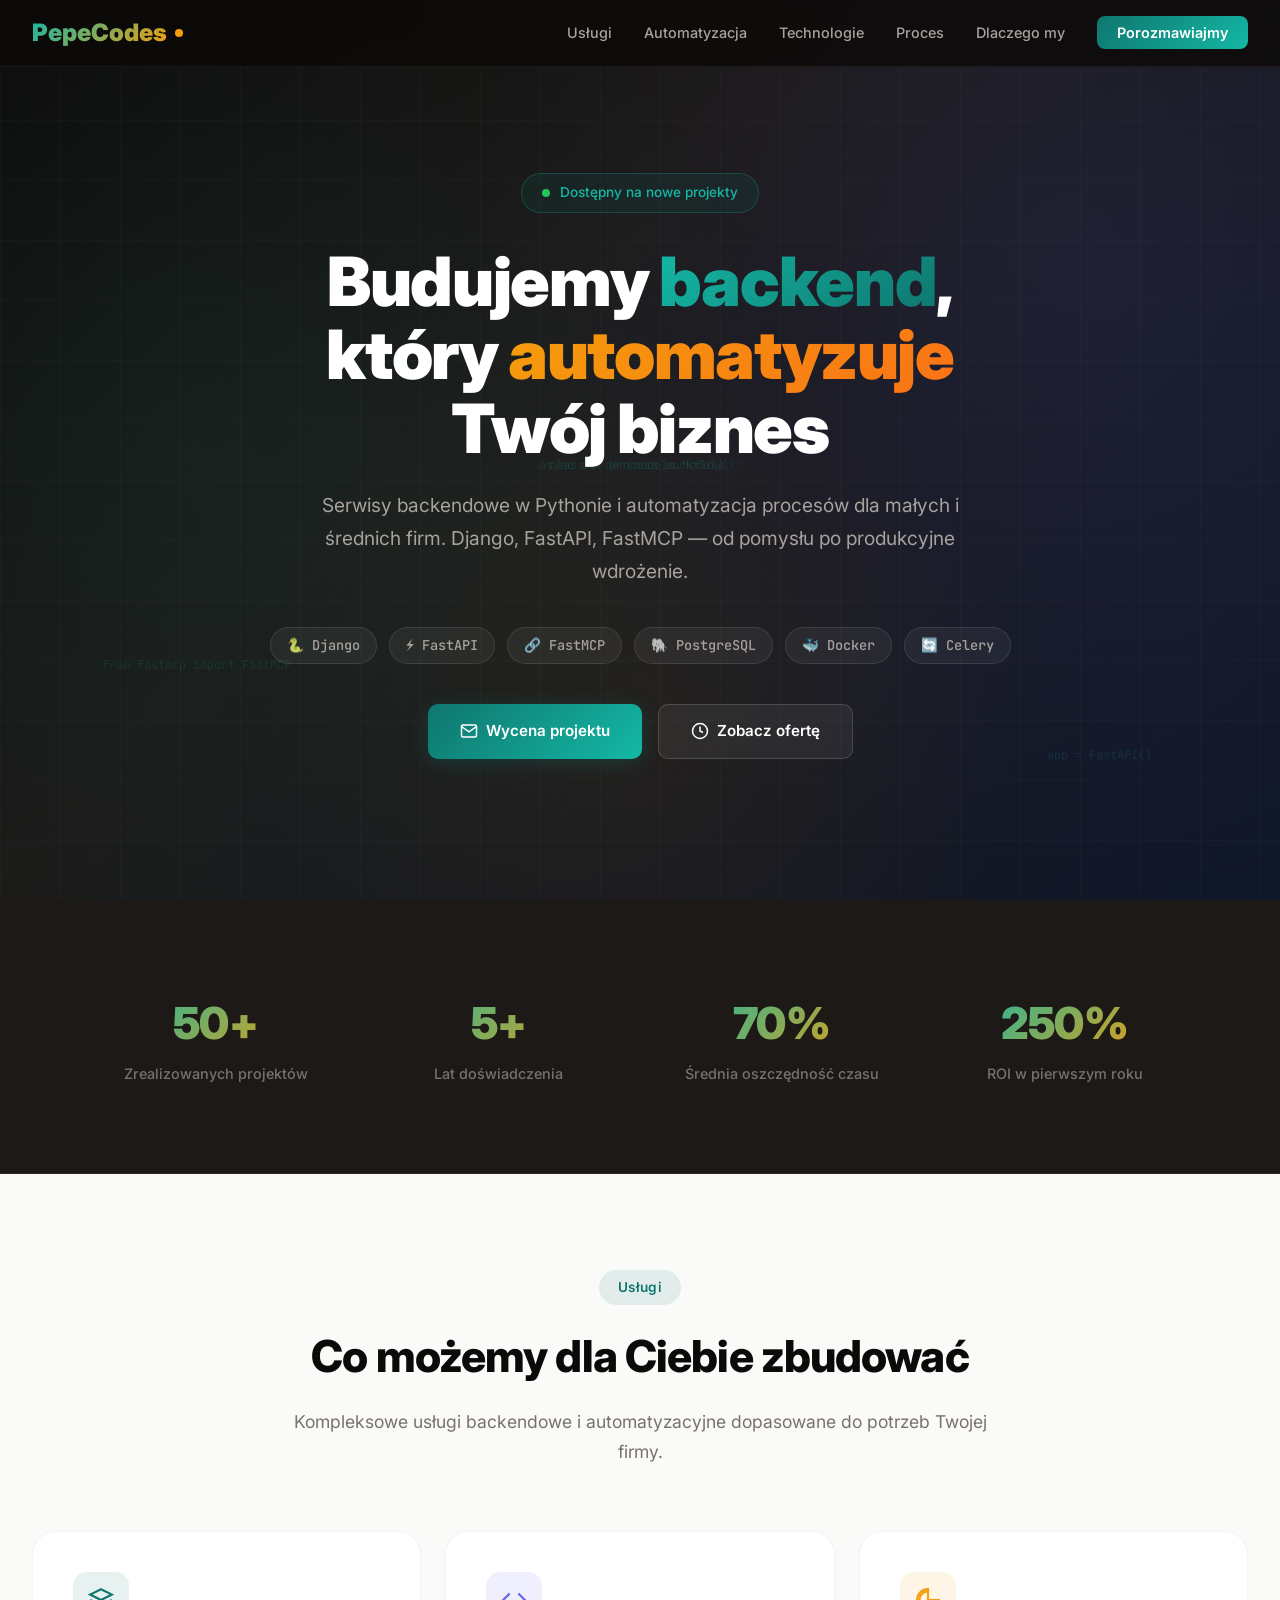
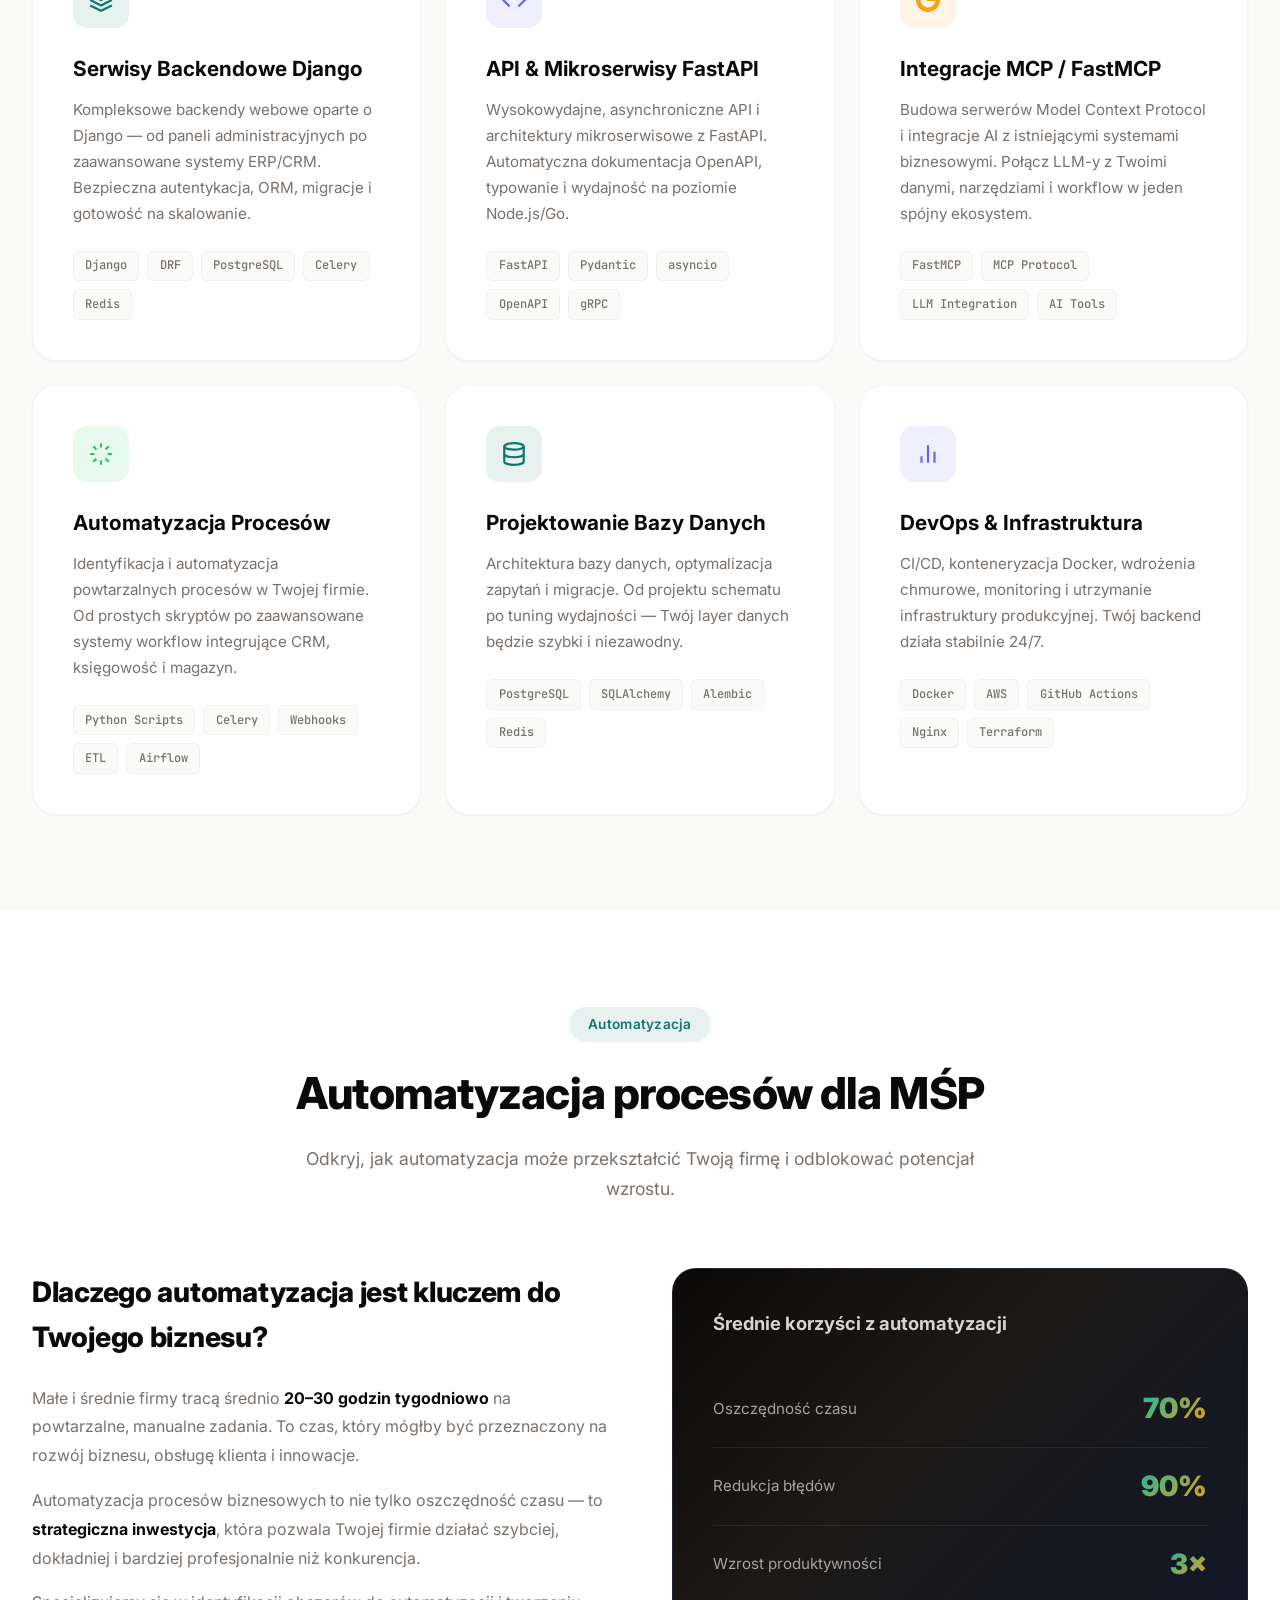
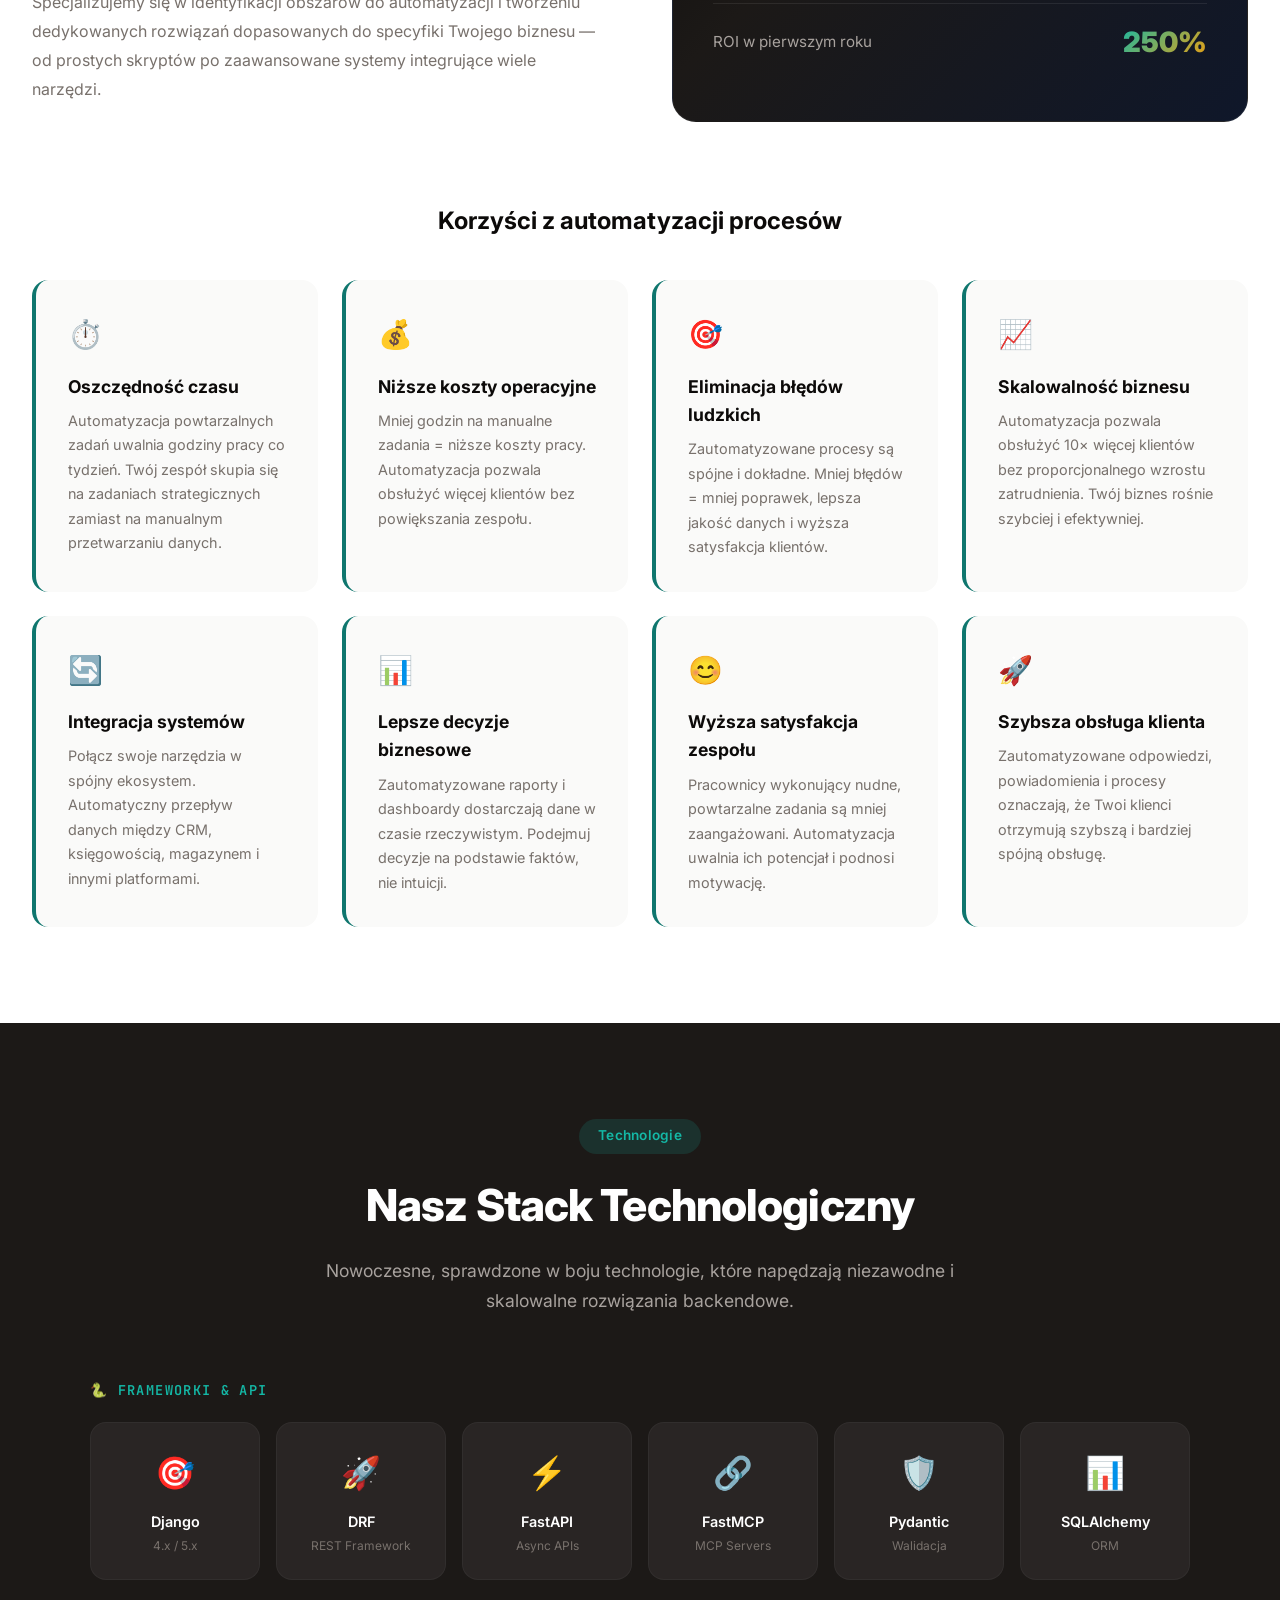
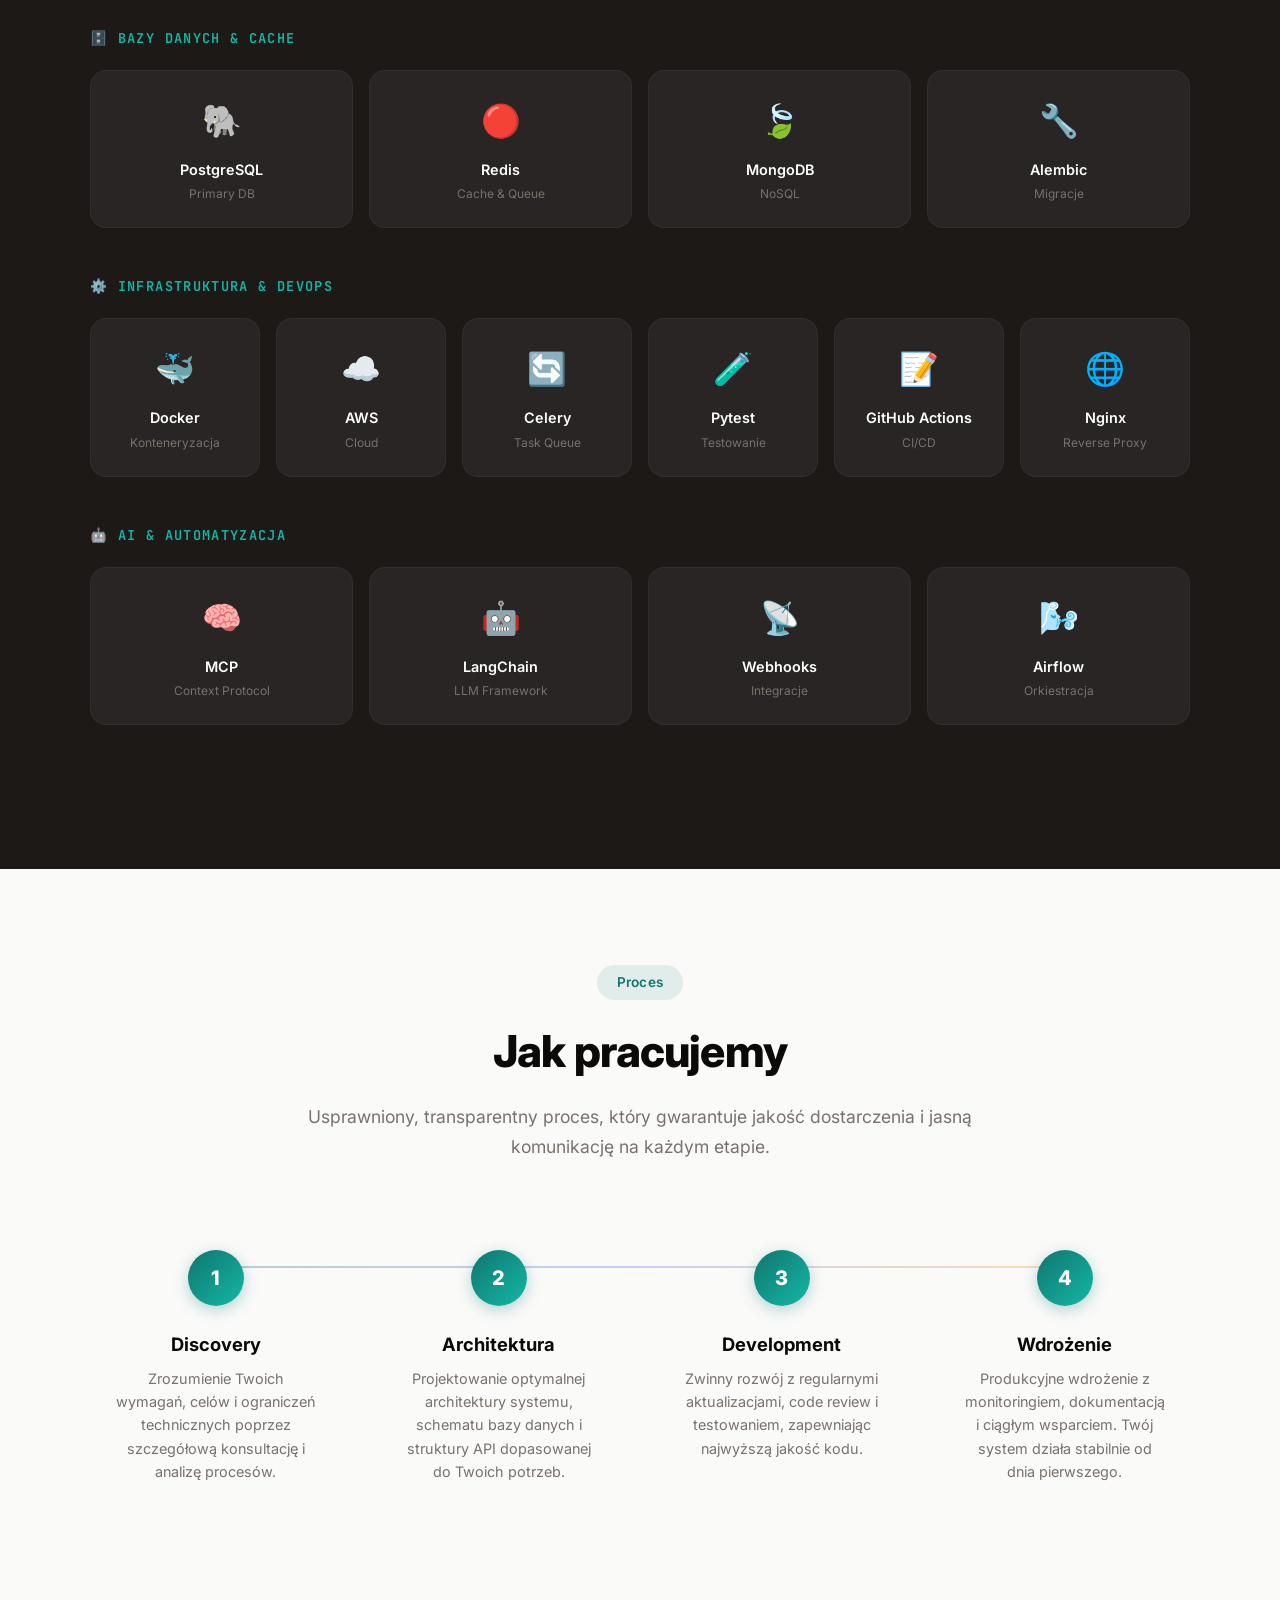
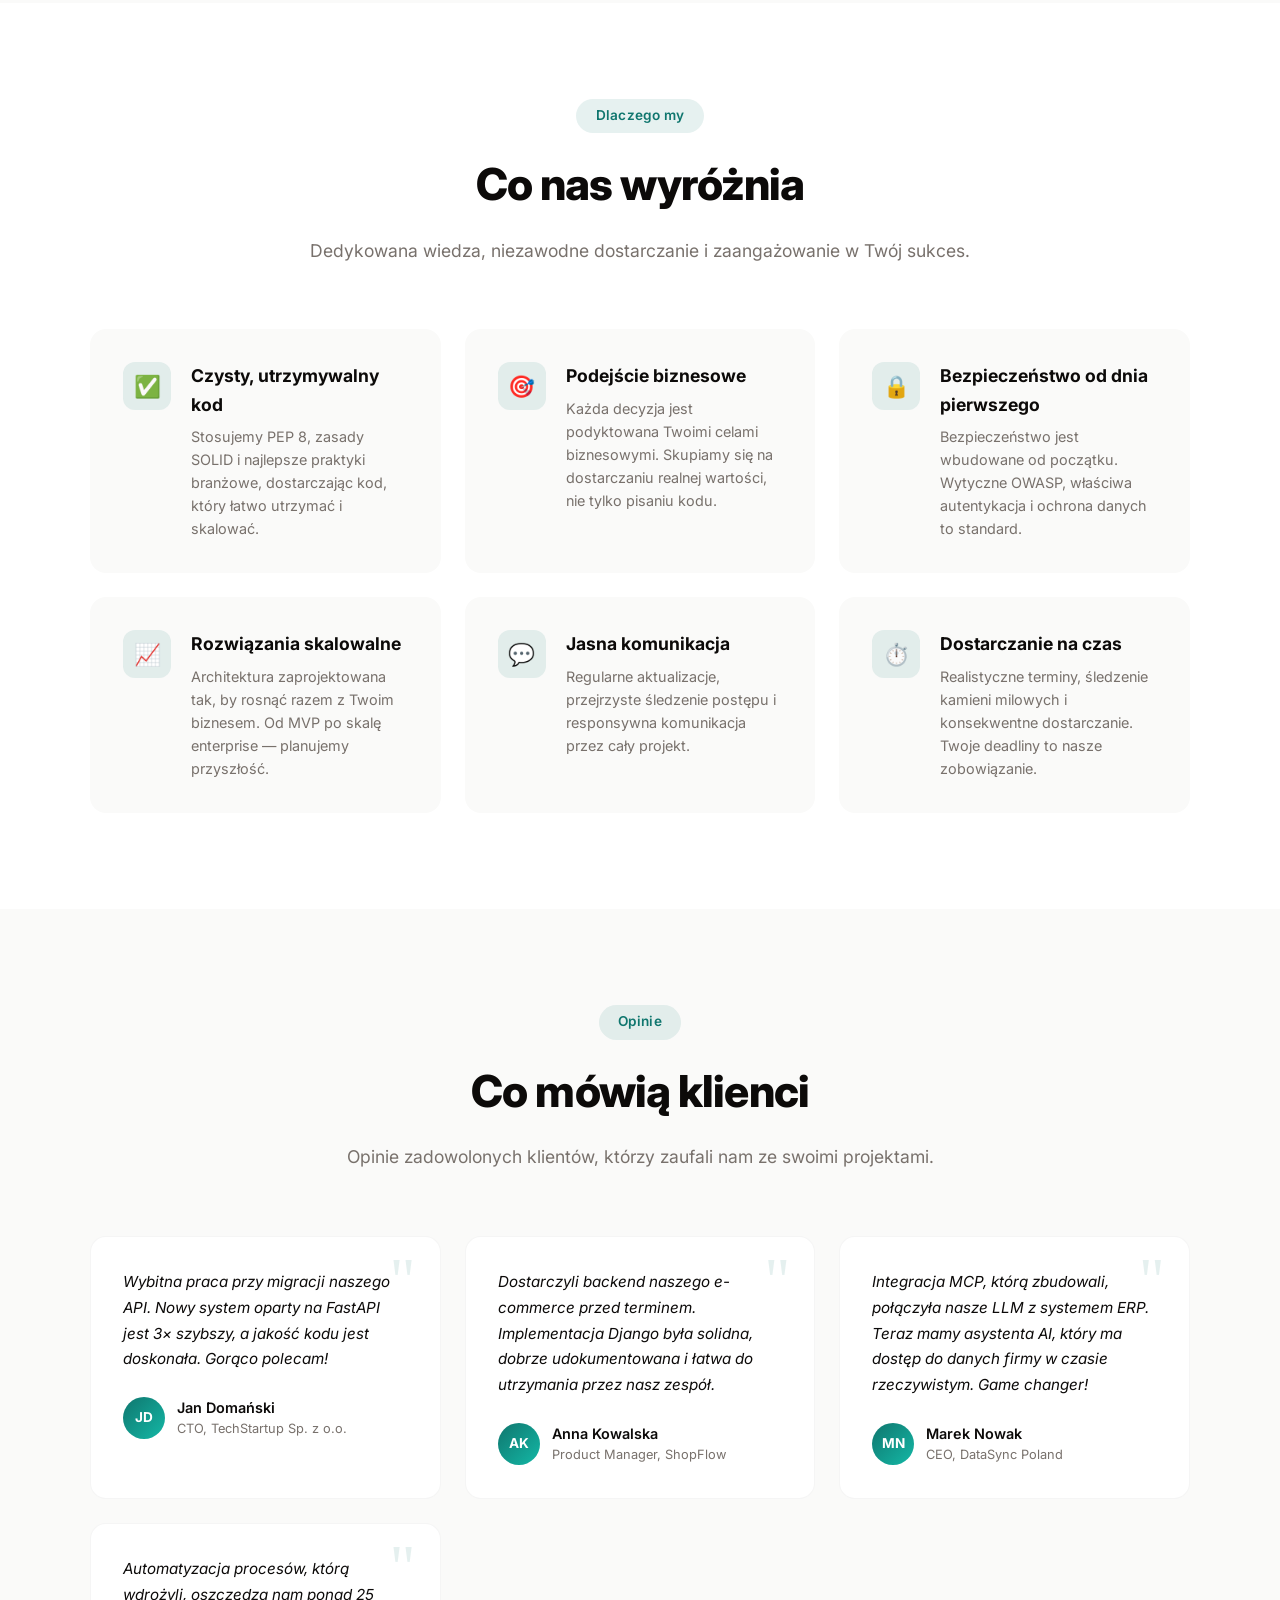
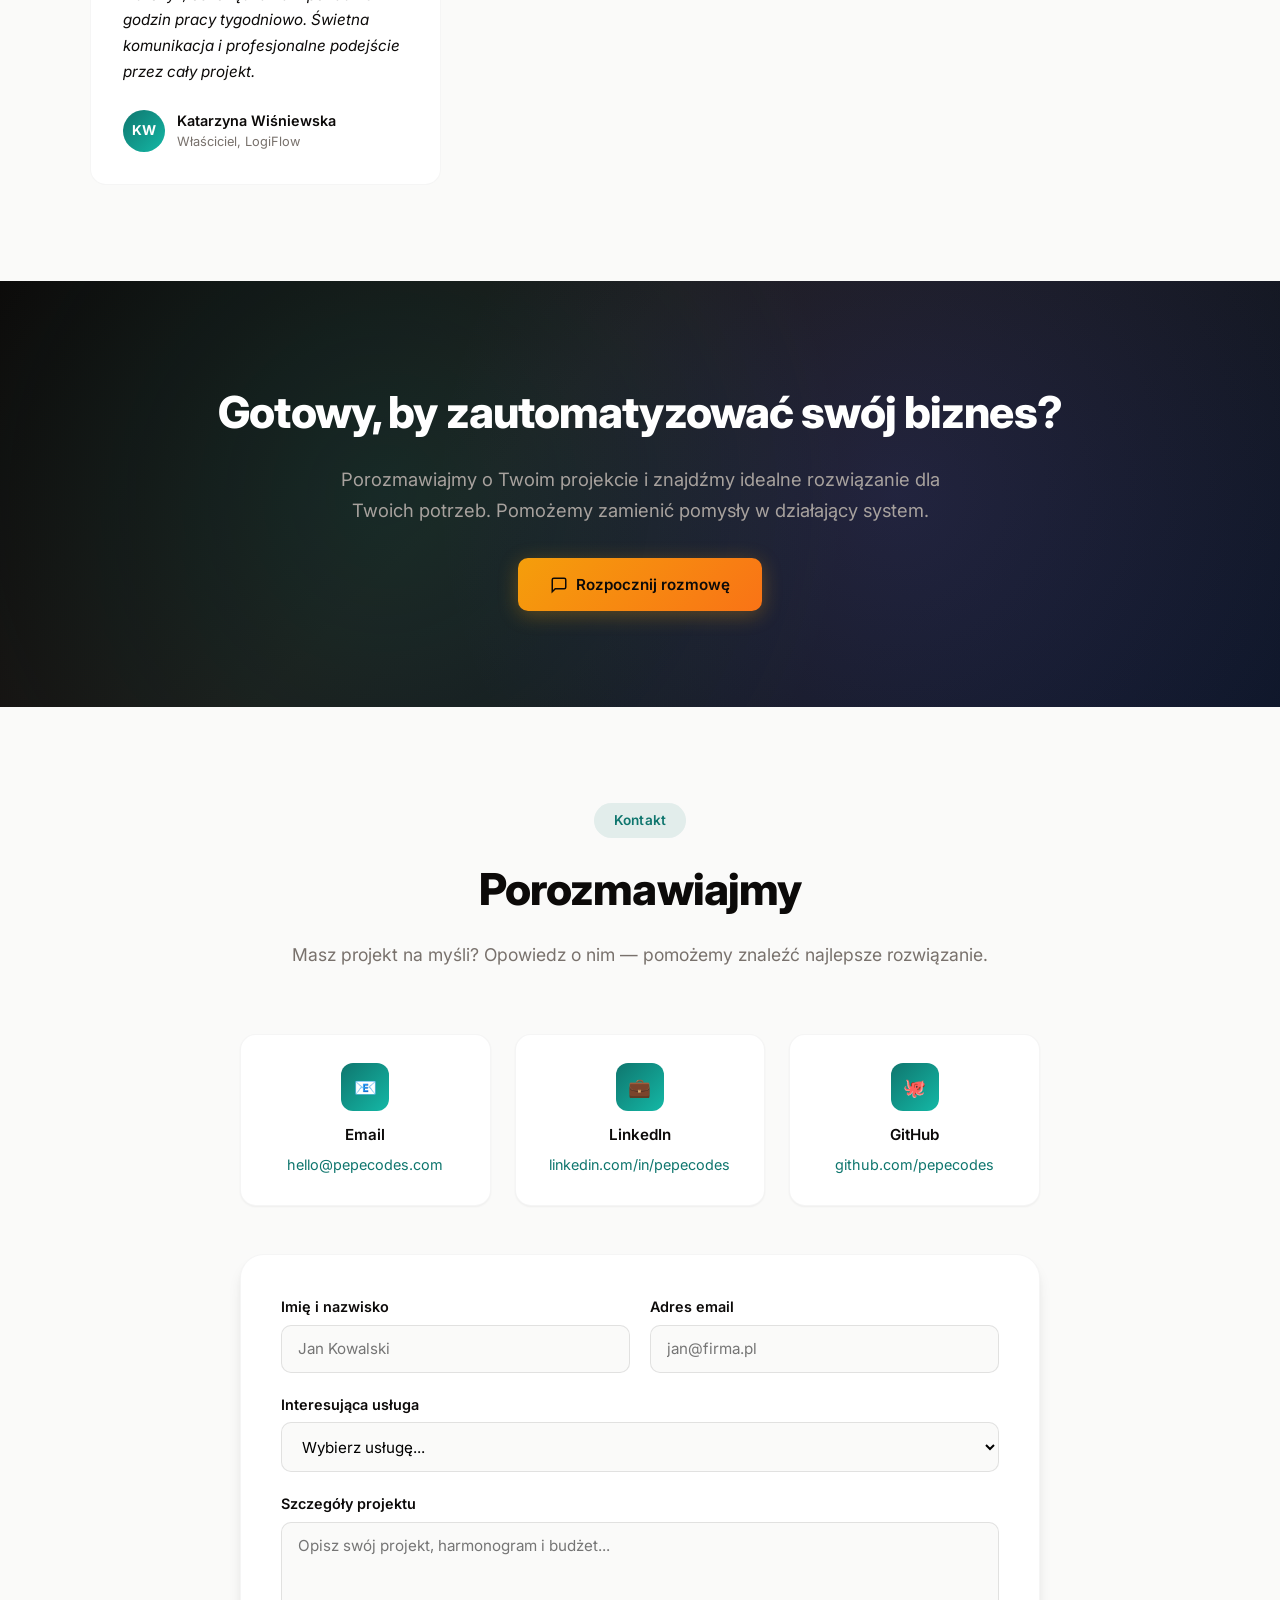
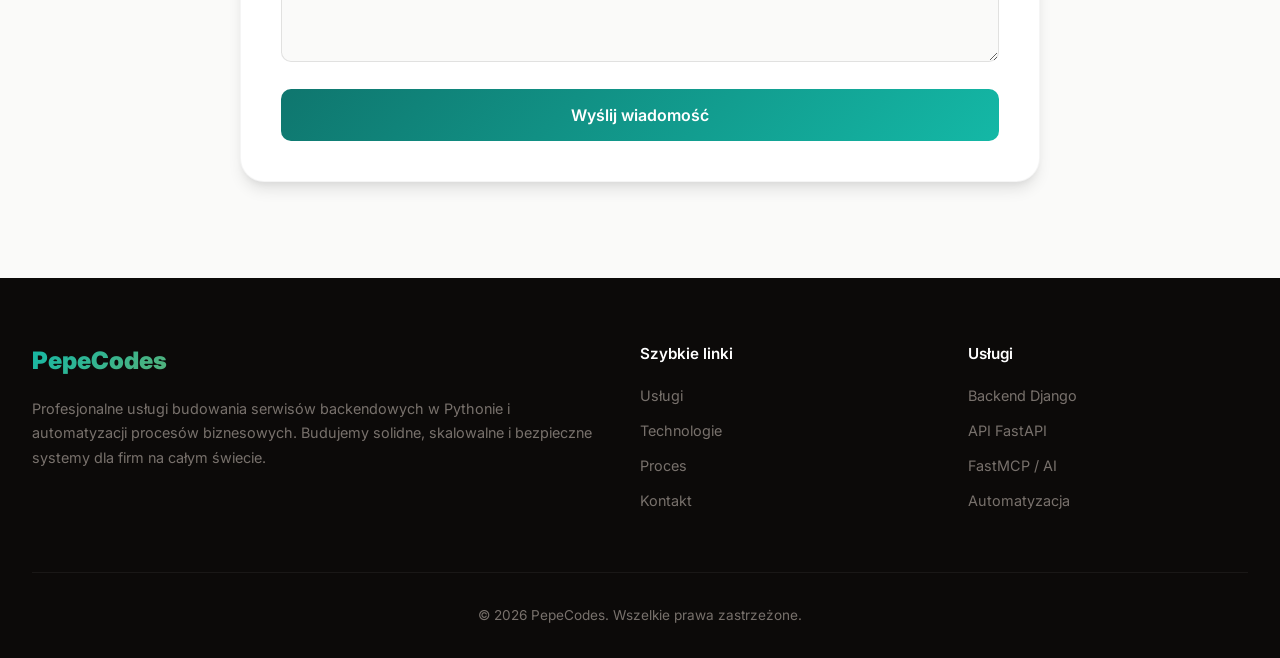
<file: test-landing.html>
<!DOCTYPE html>
<html lang="pl">
<head>
    <meta charset="UTF-8">
    <meta name="viewport" content="width=device-width, initial-scale=1.0">
    <meta http-equiv="X-UA-Compatible" content="IE=edge">
    
    <!-- Primary SEO -->
    <title>PepeCodes | Serwisy Backendowe Python & Automatyzacja Procesów — Django, FastAPI, FastMCP</title>
    <meta name="description" content="PepeCodes — profesjonalne usługi backendowe w Pythonie. Django, FastAPI, FastMCP, automatyzacja procesów biznesowych dla małych i średnich firm. Skalowalne API, mikroserwisy, integracje i automatyzacja.">
    <meta name="keywords" content="backend python, django, fastapi, fastmcp, automatyzacja procesów, serwisy backendowe, API development, mikroserwisy, automatyzacja biznesowa, python developer, django developer, fastapi developer, MCP, model context protocol, integracje systemów, SME backend, małe średnie firmy">
    <meta name="author" content="PepeCodes">
    <meta name="robots" content="index, follow, max-snippet:-1, max-image-preview:large, max-video-preview:-1">
    <link rel="canonical" href="https://pepecodes.com/">
    
    <!-- Language Alternates -->
    <link rel="alternate" hreflang="pl" href="https://pepecodes.com/pl">
    <link rel="alternate" hreflang="en" href="https://pepecodes.com/">
    <link rel="alternate" hreflang="x-default" href="https://pepecodes.com/">
    
    <!-- Open Graph / Facebook -->
    <meta property="og:type" content="website">
    <meta property="og:url" content="https://pepecodes.com/">
    <meta property="og:title" content="PepeCodes | Serwisy Backendowe Python & Automatyzacja Procesów">
    <meta property="og:description" content="Profesjonalne usługi backendowe w Pythonie. Django, FastAPI, FastMCP — budujemy skalowalne serwisy i automatyzujemy procesy dla małych i średnich firm.">
    <meta property="og:image" content="https://pepecodes.com/og-image.jpg">
    <meta property="og:image:width" content="1200">
    <meta property="og:image:height" content="630">
    <meta property="og:locale" content="pl_PL">
    <meta property="og:site_name" content="PepeCodes">
    
    <!-- Twitter Card -->
    <meta name="twitter:card" content="summary_large_image">
    <meta name="twitter:url" content="https://pepecodes.com/">
    <meta name="twitter:title" content="PepeCodes | Serwisy Backendowe Python & Automatyzacja Procesów">
    <meta name="twitter:description" content="Profesjonalne usługi backendowe w Pythonie. Django, FastAPI, FastMCP — budujemy skalowalne serwisy i automatyzujemy procesy dla MŚP.">
    <meta name="twitter:image" content="https://pepecodes.com/twitter-image.jpg">
    
    <!-- Additional Meta -->
    <meta name="theme-color" content="#0f766e">
    <meta name="mobile-web-app-capable" content="yes">
    <meta name="apple-mobile-web-app-capable" content="yes">
    <meta name="apple-mobile-web-app-status-bar-style" content="black-translucent">
    <meta name="apple-mobile-web-app-title" content="PepeCodes">
    <meta name="application-name" content="PepeCodes">
    <meta name="msapplication-TileColor" content="#0f766e">
    
    <!-- Favicon -->
    <link rel="icon" type="image/png" sizes="32x32" href="/favicon-32x32.png">
    <link rel="icon" type="image/png" sizes="16x16" href="/favicon-16x16.png">
    <link rel="apple-touch-icon" sizes="180x180" href="/apple-touch-icon.png">
    <link rel="manifest" href="/site.webmanifest">
    
    <!-- Preconnect -->
    <link rel="preconnect" href="https://fonts.googleapis.com">
    <link rel="preconnect" href="https://fonts.gstatic.com" crossorigin>
    <link href="https://fonts.googleapis.com/css2?family=Inter:wght@300;400;500;600;700;800;900&family=JetBrains+Mono:wght@400;500;600&display=swap" rel="stylesheet">
    
    <!-- Structured Data - Organization -->
    <script type="application/ld+json">
    {
        "@context": "https://schema.org",
        "@type": "ProfessionalService",
        "name": "PepeCodes",
        "description": "Profesjonalne usługi budowania serwisów backendowych w Pythonie i automatyzacji procesów biznesowych dla małych i średnich przedsiębiorstw.",
        "url": "https://pepecodes.com",
        "email": "hello@pepecodes.com",
        "priceRange": "$$",
        "serviceType": ["Backend Development", "API Development", "Process Automation", "Microservices", "MCP Integration", "Consulting"],
        "areaServed": "Worldwide",
        "knowsAbout": ["Python", "Django", "Django REST Framework", "FastAPI", "FastMCP", "Model Context Protocol", "PostgreSQL", "Docker", "AWS", "Redis", "Celery", "Microservices", "REST API", "Business Automation"],
        "sameAs": [
            "https://github.com/pepecodes",
            "https://linkedin.com/in/pepecodes"
        ]
    }
    </script>
    
    <!-- Structured Data - Services -->
    <script type="application/ld+json">
    {
        "@context": "https://schema.org",
        "@type": "ItemList",
        "name": "Usługi Backendowe i Automatyzacja",
        "itemListElement": [
            {
                "@type": "Service",
                "position": 1,
                "name": "Serwisy Backendowe Django",
                "description": "Kompleksowe backendy webowe oparte o Django — od paneli admina po zaawansowane systemy ERP/CRM.",
                "serviceType": "Backend Development"
            },
            {
                "@type": "Service",
                "position": 2,
                "name": "API & Mikroserwisy FastAPI",
                "description": "Wysokowydajne API i architektury mikroserwisowe z FastAPI — asynchroniczne, szybkie, skalowalne.",
                "serviceType": "API Development"
            },
            {
                "@type": "Service",
                "position": 3,
                "name": "Integracje MCP / FastMCP",
                "description": "Budowa serwerów Model Context Protocol i integracje AI z istniejącymi systemami biznesowymi.",
                "serviceType": "AI Integration"
            },
            {
                "@type": "Service",
                "position": 4,
                "name": "Automatyzacja Procesów Biznesowych",
                "description": "Identyfikacja i automatyzacja powtarzalnych procesów — od prostych skryptów po zaawansowane workflow.",
                "serviceType": "Process Automation"
            },
            {
                "@type": "Service",
                "position": 5,
                "name": "DevOps & Infrastruktura",
                "description": "CI/CD, konteneryzacja Docker, wdrożenia chmurowe, monitoring i utrzymanie infrastruktury produkcyjnej.",
                "serviceType": "DevOps"
            },
            {
                "@type": "Service",
                "position": 6,
                "name": "Konsulting & Audyt Kodu",
                "description": "Audyt architektury, code review, optymalizacja wydajności i doradztwo technologiczne.",
                "serviceType": "Consulting"
            }
        ]
    }
    </script>

    <style>
        :root {
            --primary: #0f766e;
            --primary-dark: #0d5f59;
            --primary-light: #14b8a6;
            --primary-glow: rgba(15, 118, 110, 0.3);
            --secondary: #6366f1;
            --secondary-light: #818cf8;
            --accent: #f59e0b;
            --accent-light: #fbbf24;
            --dark: #0c0a09;
            --dark-surface: #1c1917;
            --dark-card: #292524;
            --gray: #78716c;
            --gray-light: #a8a29e;
            --gray-lighter: #d6d3d1;
            --light: #fafaf9;
            --light-card: #f5f5f4;
            --white: #ffffff;
            --success: #22c55e;
            --gradient-primary: linear-gradient(135deg, var(--primary) 0%, var(--primary-light) 100%);
            --gradient-hero: linear-gradient(135deg, #0c0a09 0%, #1c1917 40%, #0f172a 100%);
            --gradient-accent: linear-gradient(135deg, var(--secondary) 0%, var(--primary-light) 100%);
            --gradient-warm: linear-gradient(135deg, var(--accent) 0%, #f97316 100%);
            --shadow-sm: 0 1px 2px rgba(0,0,0,0.05);
            --shadow: 0 4px 6px -1px rgba(0,0,0,0.1), 0 2px 4px -1px rgba(0,0,0,0.06);
            --shadow-lg: 0 10px 15px -3px rgba(0,0,0,0.1), 0 4px 6px -2px rgba(0,0,0,0.05);
            --shadow-xl: 0 20px 25px -5px rgba(0,0,0,0.1), 0 10px 10px -5px rgba(0,0,0,0.04);
            --shadow-glow: 0 0 40px var(--primary-glow);
            --radius: 16px;
            --radius-sm: 10px;
            --radius-lg: 24px;
        }

        * {
            margin: 0;
            padding: 0;
            box-sizing: border-box;
        }

        html {
            scroll-behavior: smooth;
        }

        body {
            font-family: 'Inter', -apple-system, BlinkMacSystemFont, sans-serif;
            line-height: 1.6;
            color: var(--dark);
            background: var(--white);
            overflow-x: hidden;
        }

        /* ===== NAVIGATION ===== */
        nav {
            position: fixed;
            top: 0;
            left: 0;
            right: 0;
            z-index: 1000;
            background: rgba(12, 10, 9, 0.85);
            backdrop-filter: blur(20px);
            -webkit-backdrop-filter: blur(20px);
            border-bottom: 1px solid rgba(255,255,255,0.06);
            transition: all 0.3s ease;
        }

        nav.scrolled {
            background: rgba(12, 10, 9, 0.95);
            box-shadow: 0 4px 30px rgba(0,0,0,0.3);
        }

        .nav-container {
            max-width: 1280px;
            margin: 0 auto;
            padding: 0.875rem 2rem;
            display: flex;
            justify-content: space-between;
            align-items: center;
        }

        .logo {
            font-size: 1.5rem;
            font-weight: 900;
            text-decoration: none;
            display: flex;
            align-items: center;
            gap: 0.5rem;
        }

        .logo-text {
            background: linear-gradient(135deg, var(--primary-light) 0%, var(--accent) 100%);
            -webkit-background-clip: text;
            -webkit-text-fill-color: transparent;
            background-clip: text;
        }

        .logo-dot {
            width: 8px;
            height: 8px;
            background: var(--accent);
            border-radius: 50%;
            animation: pulse-dot 2s ease-in-out infinite;
        }

        @keyframes pulse-dot {
            0%, 100% { opacity: 1; transform: scale(1); }
            50% { opacity: 0.5; transform: scale(0.8); }
        }

        .nav-links {
            display: flex;
            gap: 2rem;
            list-style: none;
            align-items: center;
        }

        .nav-links a {
            text-decoration: none;
            color: var(--gray-light);
            font-weight: 500;
            font-size: 0.9rem;
            transition: color 0.3s ease;
            position: relative;
        }

        .nav-links a:hover {
            color: var(--white);
        }

        .nav-links a::after {
            content: '';
            position: absolute;
            bottom: -4px;
            left: 0;
            width: 0;
            height: 2px;
            background: var(--gradient-accent);
            transition: width 0.3s ease;
            border-radius: 1px;
        }

        .nav-links a:hover::after {
            width: 100%;
        }

        .nav-cta {
            background: var(--gradient-primary) !important;
            color: var(--white) !important;
            padding: 0.5rem 1.25rem !important;
            border-radius: 8px !important;
            font-weight: 600 !important;
            transition: all 0.3s ease !important;
        }

        .nav-cta:hover {
            transform: translateY(-1px);
            box-shadow: 0 4px 15px var(--primary-glow);
        }

        .nav-cta::after {
            display: none !important;
        }

        .mobile-menu-btn {
            display: none;
            background: none;
            border: none;
            cursor: pointer;
            padding: 0.5rem;
            flex-direction: column;
            gap: 5px;
        }

        .mobile-menu-btn span {
            display: block;
            width: 24px;
            height: 2px;
            background: var(--white);
            border-radius: 2px;
            transition: 0.3s;
        }

        /* ===== HERO ===== */
        .hero {
            min-height: 100vh;
            display: flex;
            align-items: center;
            justify-content: center;
            background: var(--gradient-hero);
            position: relative;
            overflow: hidden;
            padding: 7rem 2rem 5rem;
        }

        .hero-bg-pattern {
            position: absolute;
            inset: 0;
            background-image: 
                radial-gradient(circle at 15% 50%, rgba(15, 118, 110, 0.12) 0%, transparent 50%),
                radial-gradient(circle at 85% 30%, rgba(99, 102, 241, 0.1) 0%, transparent 50%),
                radial-gradient(circle at 50% 80%, rgba(245, 158, 11, 0.06) 0%, transparent 40%);
            animation: hero-glow 10s ease-in-out infinite alternate;
        }

        @keyframes hero-glow {
            0% { opacity: 0.6; }
            100% { opacity: 1; }
        }

        .hero-grid-lines {
            position: absolute;
            inset: 0;
            background-image: 
                linear-gradient(rgba(255,255,255,0.02) 1px, transparent 1px),
                linear-gradient(90deg, rgba(255,255,255,0.02) 1px, transparent 1px);
            background-size: 60px 60px;
        }

        .hero-float-code {
            position: absolute;
            font-family: 'JetBrains Mono', monospace;
            font-size: 0.75rem;
            color: rgba(20, 184, 166, 0.15);
            white-space: nowrap;
            pointer-events: none;
            user-select: none;
        }

        .hero-float-code:nth-child(1) { top: 15%; left: 5%; animation: float 20s linear infinite; }
        .hero-float-code:nth-child(2) { top: 35%; right: 3%; animation: float 25s linear infinite reverse; }
        .hero-float-code:nth-child(3) { bottom: 25%; left: 8%; animation: float 22s linear infinite; }
        .hero-float-code:nth-child(4) { bottom: 15%; right: 10%; animation: float 18s linear infinite reverse; }

        @keyframes float {
            0%, 100% { transform: translateY(0px); }
            50% { transform: translateY(-20px); }
        }

        .hero-content {
            max-width: 950px;
            text-align: center;
            position: relative;
            z-index: 1;
        }

        .hero-badge {
            display: inline-flex;
            align-items: center;
            gap: 0.6rem;
            background: rgba(15, 118, 110, 0.12);
            border: 1px solid rgba(20, 184, 166, 0.25);
            padding: 0.5rem 1.25rem;
            border-radius: 50px;
            font-size: 0.85rem;
            color: var(--primary-light);
            margin-bottom: 2rem;
            animation: fadeInUp 0.6s ease;
            font-weight: 500;
        }

        .hero-badge-dot {
            width: 8px;
            height: 8px;
            background: var(--success);
            border-radius: 50%;
            animation: blink 2s infinite;
        }

        @keyframes blink {
            0%, 100% { opacity: 1; }
            50% { opacity: 0.3; }
        }

        .hero h1 {
            font-size: clamp(2.5rem, 5.5vw, 4.25rem);
            font-weight: 900;
            color: var(--white);
            line-height: 1.08;
            margin-bottom: 1.5rem;
            animation: fadeInUp 0.6s ease 0.1s both;
            letter-spacing: -0.02em;
        }

        .hero h1 .highlight-teal {
            background: linear-gradient(135deg, var(--primary-light), var(--primary));
            -webkit-background-clip: text;
            -webkit-text-fill-color: transparent;
            background-clip: text;
        }

        .hero h1 .highlight-amber {
            background: linear-gradient(135deg, var(--accent), #f97316);
            -webkit-background-clip: text;
            -webkit-text-fill-color: transparent;
            background-clip: text;
        }

        .hero h1 .highlight-indigo {
            background: linear-gradient(135deg, var(--secondary-light), var(--secondary));
            -webkit-background-clip: text;
            -webkit-text-fill-color: transparent;
            background-clip: text;
        }

        .hero-subtitle {
            font-size: 1.2rem;
            color: var(--gray-light);
            max-width: 650px;
            margin: 0 auto 2.5rem;
            animation: fadeInUp 0.6s ease 0.2s both;
            line-height: 1.7;
        }

        .hero-tech-pills {
            display: flex;
            gap: 0.75rem;
            justify-content: center;
            flex-wrap: wrap;
            margin-bottom: 2.5rem;
            animation: fadeInUp 0.6s ease 0.25s both;
        }

        .tech-pill {
            display: inline-flex;
            align-items: center;
            gap: 0.4rem;
            background: rgba(255,255,255,0.05);
            border: 1px solid rgba(255,255,255,0.1);
            padding: 0.4rem 1rem;
            border-radius: 50px;
            font-size: 0.85rem;
            color: var(--gray-light);
            font-family: 'JetBrains Mono', monospace;
            font-weight: 500;
            transition: all 0.3s ease;
        }

        .tech-pill:hover {
            background: rgba(255,255,255,0.1);
            border-color: rgba(255,255,255,0.2);
            color: var(--white);
        }

        .hero-buttons {
            display: flex;
            gap: 1rem;
            justify-content: center;
            flex-wrap: wrap;
            animation: fadeInUp 0.6s ease 0.3s both;
        }

        @keyframes fadeInUp {
            from { opacity: 0; transform: translateY(24px); }
            to { opacity: 1; transform: translateY(0); }
        }

        .btn {
            display: inline-flex;
            align-items: center;
            gap: 0.5rem;
            padding: 0.9rem 2rem;
            border-radius: var(--radius-sm);
            font-weight: 600;
            font-size: 0.95rem;
            text-decoration: none;
            transition: all 0.3s ease;
            cursor: pointer;
            border: none;
            font-family: inherit;
        }

        .btn-primary {
            background: var(--gradient-primary);
            color: var(--white);
            box-shadow: 0 4px 20px var(--primary-glow);
        }

        .btn-primary:hover {
            transform: translateY(-2px);
            box-shadow: 0 8px 30px var(--primary-glow);
        }

        .btn-secondary {
            background: rgba(255,255,255,0.06);
            color: var(--white);
            border: 1px solid rgba(255,255,255,0.15);
        }

        .btn-secondary:hover {
            background: rgba(255,255,255,0.12);
            transform: translateY(-2px);
        }

        .btn-accent {
            background: var(--gradient-warm);
            color: var(--dark);
            box-shadow: 0 4px 20px rgba(245, 158, 11, 0.3);
        }

        .btn-accent:hover {
            transform: translateY(-2px);
            box-shadow: 0 8px 30px rgba(245, 158, 11, 0.4);
        }

        /* ===== STATS ===== */
        .stats {
            background: var(--dark-surface);
            padding: 4rem 2rem;
            border-bottom: 1px solid rgba(255,255,255,0.05);
        }

        .stats-grid {
            max-width: 1100px;
            margin: 0 auto;
            display: grid;
            grid-template-columns: repeat(4, 1fr);
            gap: 2rem;
        }

        .stat-item {
            text-align: center;
            padding: 1.5rem;
        }

        .stat-number {
            font-size: 2.75rem;
            font-weight: 900;
            background: linear-gradient(135deg, var(--primary-light), var(--accent));
            -webkit-background-clip: text;
            -webkit-text-fill-color: transparent;
            background-clip: text;
            margin-bottom: 0.25rem;
            letter-spacing: -0.02em;
        }

        .stat-label {
            color: var(--gray);
            font-size: 0.9rem;
            font-weight: 500;
        }

        /* ===== SECTIONS COMMON ===== */
        section {
            padding: 6rem 2rem;
        }

        .section-header {
            text-align: center;
            max-width: 700px;
            margin: 0 auto 4rem;
        }

        .section-tag {
            display: inline-block;
            background: rgba(15, 118, 110, 0.1);
            color: var(--primary);
            padding: 0.4rem 1.2rem;
            border-radius: 50px;
            font-size: 0.85rem;
            font-weight: 600;
            margin-bottom: 1rem;
            letter-spacing: 0.02em;
        }

        .section-header h2 {
            font-size: clamp(2rem, 4vw, 2.75rem);
            font-weight: 800;
            color: var(--dark);
            margin-bottom: 1rem;
            letter-spacing: -0.02em;
        }

        .section-header p {
            color: var(--gray);
            font-size: 1.1rem;
            line-height: 1.7;
        }

        /* ===== SERVICES ===== */
        .services {
            background: var(--light);
        }

        .services-grid {
            max-width: 1280px;
            margin: 0 auto;
            display: grid;
            grid-template-columns: repeat(auto-fit, minmax(360px, 1fr));
            gap: 1.5rem;
        }

        .service-card {
            background: var(--white);
            padding: 2.5rem;
            border-radius: var(--radius-lg);
            box-shadow: var(--shadow-sm);
            transition: all 0.4s cubic-bezier(0.4, 0, 0.2, 1);
            border: 1px solid rgba(0,0,0,0.04);
            position: relative;
            overflow: hidden;
        }

        .service-card::before {
            content: '';
            position: absolute;
            top: 0;
            left: 0;
            right: 0;
            height: 3px;
            background: var(--gradient-primary);
            opacity: 0;
            transition: opacity 0.3s ease;
        }

        .service-card:hover {
            transform: translateY(-6px);
            box-shadow: var(--shadow-xl);
        }

        .service-card:hover::before {
            opacity: 1;
        }

        .service-icon {
            width: 56px;
            height: 56px;
            border-radius: 14px;
            display: flex;
            align-items: center;
            justify-content: center;
            margin-bottom: 1.5rem;
            font-size: 1.5rem;
        }

        .service-icon.teal { background: rgba(15, 118, 110, 0.1); color: var(--primary); }
        .service-icon.indigo { background: rgba(99, 102, 241, 0.1); color: var(--secondary); }
        .service-icon.amber { background: rgba(245, 158, 11, 0.1); color: var(--accent); }
        .service-icon.green { background: rgba(34, 197, 94, 0.1); color: var(--success); }

        .service-card h3 {
            font-size: 1.3rem;
            font-weight: 700;
            color: var(--dark);
            margin-bottom: 0.75rem;
        }

        .service-card p {
            color: var(--gray);
            line-height: 1.7;
            font-size: 0.95rem;
        }

        .service-tags {
            display: flex;
            flex-wrap: wrap;
            gap: 0.5rem;
            margin-top: 1.5rem;
        }

        .service-tag {
            background: var(--light);
            color: var(--gray);
            padding: 0.3rem 0.7rem;
            border-radius: 6px;
            font-size: 0.75rem;
            font-family: 'JetBrains Mono', monospace;
            font-weight: 500;
            border: 1px solid rgba(0,0,0,0.04);
        }

        /* ===== AUTOMATION ===== */
        .automation {
            background: var(--white);
        }

        .automation-content {
            max-width: 1280px;
            margin: 0 auto;
        }

        .automation-hero {
            display: grid;
            grid-template-columns: 1fr 1fr;
            gap: 4rem;
            align-items: center;
            margin-bottom: 5rem;
        }

        .automation-text h3 {
            font-size: 1.75rem;
            font-weight: 800;
            color: var(--dark);
            margin-bottom: 1.5rem;
            letter-spacing: -0.01em;
        }

        .automation-text p {
            color: var(--gray);
            line-height: 1.8;
            margin-bottom: 1rem;
            font-size: 1rem;
        }

        .automation-text strong {
            color: var(--dark);
        }

        .automation-visual {
            background: var(--gradient-hero);
            border-radius: var(--radius-lg);
            padding: 2.5rem;
            color: var(--white);
            border: 1px solid rgba(255,255,255,0.06);
        }

        .automation-visual h4 {
            font-size: 1.15rem;
            font-weight: 700;
            margin-bottom: 2rem;
            color: var(--gray-lighter);
        }

        .automation-stat {
            display: flex;
            justify-content: space-between;
            align-items: center;
            padding: 1rem 0;
            border-bottom: 1px solid rgba(255,255,255,0.08);
        }

        .automation-stat:last-child {
            border-bottom: none;
        }

        .automation-stat-label {
            font-size: 0.95rem;
            color: var(--gray-light);
        }

        .automation-stat-value {
            font-size: 1.75rem;
            font-weight: 900;
            background: linear-gradient(135deg, var(--primary-light), var(--accent));
            -webkit-background-clip: text;
            -webkit-text-fill-color: transparent;
            background-clip: text;
        }

        .benefits-grid {
            display: grid;
            grid-template-columns: repeat(auto-fit, minmax(280px, 1fr));
            gap: 1.5rem;
        }

        .benefit-card {
            background: var(--light);
            padding: 2rem;
            border-radius: var(--radius);
            border-left: 4px solid var(--primary);
            transition: all 0.3s ease;
        }

        .benefit-card:hover {
            transform: translateY(-3px);
            box-shadow: var(--shadow-lg);
        }

        .benefit-icon {
            font-size: 1.75rem;
            margin-bottom: 1rem;
        }

        .benefit-card h4 {
            font-size: 1.1rem;
            font-weight: 700;
            color: var(--dark);
            margin-bottom: 0.5rem;
        }

        .benefit-card p {
            color: var(--gray);
            font-size: 0.9rem;
            line-height: 1.7;
        }

        /* ===== TECH STACK ===== */
        .technologies {
            background: var(--dark-surface);
        }

        .technologies .section-header h2 {
            color: var(--white);
        }

        .technologies .section-header p {
            color: var(--gray-light);
        }

        .technologies .section-tag {
            background: rgba(20, 184, 166, 0.15);
            color: var(--primary-light);
        }

        .tech-categories {
            max-width: 1100px;
            margin: 0 auto;
        }

        .tech-category {
            margin-bottom: 3rem;
        }

        .tech-category-title {
            font-size: 0.85rem;
            font-weight: 600;
            color: var(--primary-light);
            text-transform: uppercase;
            letter-spacing: 0.1em;
            margin-bottom: 1.25rem;
            font-family: 'JetBrains Mono', monospace;
        }

        .tech-grid {
            display: grid;
            grid-template-columns: repeat(auto-fit, minmax(140px, 1fr));
            gap: 1rem;
        }

        .tech-item {
            background: var(--dark-card);
            padding: 1.5rem 1rem;
            border-radius: var(--radius);
            text-align: center;
            transition: all 0.3s ease;
            border: 1px solid rgba(255,255,255,0.04);
        }

        .tech-item:hover {
            background: rgba(255,255,255,0.06);
            border-color: var(--primary);
            transform: translateY(-3px);
            box-shadow: 0 8px 25px rgba(0,0,0,0.3);
        }

        .tech-icon {
            font-size: 2rem;
            margin-bottom: 0.75rem;
        }

        .tech-item h4 {
            font-size: 0.9rem;
            font-weight: 600;
            color: var(--white);
            margin-bottom: 0.2rem;
        }

        .tech-item p {
            font-size: 0.75rem;
            color: var(--gray);
        }

        /* ===== PROCESS ===== */
        .process {
            background: var(--light);
        }

        .process-grid {
            max-width: 1100px;
            margin: 0 auto;
            display: grid;
            grid-template-columns: repeat(4, 1fr);
            gap: 2rem;
            position: relative;
        }

        .process-grid::before {
            content: '';
            position: absolute;
            top: 40px;
            left: 12.5%;
            right: 12.5%;
            height: 2px;
            background: linear-gradient(90deg, var(--primary), var(--secondary), var(--accent));
            opacity: 0.3;
        }

        .process-step {
            text-align: center;
            padding: 1.5rem;
            position: relative;
        }

        .step-number {
            width: 56px;
            height: 56px;
            background: var(--gradient-primary);
            border-radius: 50%;
            display: flex;
            align-items: center;
            justify-content: center;
            font-size: 1.25rem;
            font-weight: 800;
            color: var(--white);
            margin: 0 auto 1.5rem;
            position: relative;
            z-index: 1;
            box-shadow: 0 4px 15px var(--primary-glow);
        }

        .process-step h3 {
            font-size: 1.15rem;
            font-weight: 700;
            color: var(--dark);
            margin-bottom: 0.5rem;
        }

        .process-step p {
            color: var(--gray);
            font-size: 0.9rem;
            line-height: 1.6;
        }

        /* ===== WHY PEPECODES ===== */
        .why-us {
            background: var(--white);
        }

        .why-grid {
            max-width: 1100px;
            margin: 0 auto;
            display: grid;
            grid-template-columns: repeat(auto-fit, minmax(320px, 1fr));
            gap: 1.5rem;
        }

        .why-item {
            background: var(--light);
            padding: 2rem;
            border-radius: var(--radius);
            display: flex;
            gap: 1.25rem;
            align-items: flex-start;
            transition: all 0.3s ease;
            border: 1px solid transparent;
        }

        .why-item:hover {
            background: var(--white);
            border-color: var(--primary);
            transform: translateY(-3px);
            box-shadow: var(--shadow-lg);
        }

        .why-icon {
            width: 48px;
            height: 48px;
            min-width: 48px;
            background: rgba(15, 118, 110, 0.1);
            border-radius: 12px;
            display: flex;
            align-items: center;
            justify-content: center;
            font-size: 1.35rem;
        }

        .why-item h3 {
            font-size: 1.1rem;
            font-weight: 700;
            color: var(--dark);
            margin-bottom: 0.4rem;
        }

        .why-item p {
            color: var(--gray);
            font-size: 0.9rem;
            line-height: 1.6;
        }

        /* ===== TESTIMONIALS ===== */
        .testimonials {
            background: var(--light);
        }

        .testimonials-grid {
            max-width: 1100px;
            margin: 0 auto;
            display: grid;
            grid-template-columns: repeat(auto-fit, minmax(320px, 1fr));
            gap: 1.5rem;
        }

        .testimonial-card {
            background: var(--white);
            padding: 2rem;
            border-radius: var(--radius);
            position: relative;
            border: 1px solid rgba(0,0,0,0.04);
            transition: all 0.3s ease;
        }

        .testimonial-card:hover {
            box-shadow: var(--shadow-lg);
            transform: translateY(-3px);
        }

        .testimonial-card::before {
            content: '"';
            position: absolute;
            top: 0.75rem;
            right: 1.5rem;
            font-size: 4rem;
            color: var(--primary);
            opacity: 0.1;
            font-family: Georgia, serif;
            line-height: 1;
        }

        .testimonial-text {
            color: var(--dark);
            font-style: italic;
            margin-bottom: 1.5rem;
            line-height: 1.7;
            font-size: 0.95rem;
        }

        .testimonial-author {
            display: flex;
            align-items: center;
            gap: 0.75rem;
        }

        .author-avatar {
            width: 42px;
            height: 42px;
            background: var(--gradient-primary);
            border-radius: 50%;
            display: flex;
            align-items: center;
            justify-content: center;
            color: var(--white);
            font-weight: 700;
            font-size: 0.85rem;
        }

        .author-info h4 {
            font-size: 0.9rem;
            font-weight: 600;
            color: var(--dark);
        }

        .author-info p {
            font-size: 0.8rem;
            color: var(--gray);
        }

        /* ===== CTA ===== */
        .cta {
            background: var(--gradient-hero);
            text-align: center;
            padding: 6rem 2rem;
            position: relative;
            overflow: hidden;
        }

        .cta::before {
            content: '';
            position: absolute;
            inset: 0;
            background: 
                radial-gradient(circle at 30% 50%, rgba(15, 118, 110, 0.2) 0%, transparent 50%),
                radial-gradient(circle at 70% 50%, rgba(99, 102, 241, 0.15) 0%, transparent 50%);
        }

        .cta-content {
            position: relative;
            z-index: 1;
        }

        .cta h2 {
            font-size: clamp(2rem, 4vw, 2.75rem);
            font-weight: 800;
            color: var(--white);
            margin-bottom: 1rem;
            letter-spacing: -0.02em;
        }

        .cta p {
            color: var(--gray-light);
            font-size: 1.15rem;
            max-width: 600px;
            margin: 0 auto 2rem;
            line-height: 1.7;
        }

        /* ===== CONTACT ===== */
        .contact {
            background: var(--light);
        }

        .contact-container {
            max-width: 800px;
            margin: 0 auto;
        }

        .contact-info-grid {
            display: grid;
            grid-template-columns: repeat(auto-fit, minmax(200px, 1fr));
            gap: 1.5rem;
            margin-bottom: 3rem;
        }

        .contact-info-item {
            background: var(--white);
            padding: 1.75rem;
            border-radius: var(--radius);
            text-align: center;
            box-shadow: var(--shadow-sm);
            border: 1px solid rgba(0,0,0,0.04);
            transition: all 0.3s ease;
        }

        .contact-info-item:hover {
            box-shadow: var(--shadow);
            transform: translateY(-2px);
        }

        .contact-info-icon {
            width: 48px;
            height: 48px;
            background: var(--gradient-primary);
            border-radius: 12px;
            display: flex;
            align-items: center;
            justify-content: center;
            margin: 0 auto 0.75rem;
            font-size: 1.15rem;
        }

        .contact-info-item h4 {
            font-size: 0.95rem;
            font-weight: 600;
            color: var(--dark);
            margin-bottom: 0.25rem;
        }

        .contact-info-item a {
            color: var(--primary);
            text-decoration: none;
            font-size: 0.9rem;
        }

        .contact-info-item a:hover {
            text-decoration: underline;
        }

        .contact-form {
            background: var(--white);
            padding: 2.5rem;
            border-radius: var(--radius-lg);
            box-shadow: var(--shadow-lg);
            border: 1px solid rgba(0,0,0,0.04);
        }

        .form-group {
            margin-bottom: 1.25rem;
        }

        .form-group label {
            display: block;
            font-weight: 600;
            color: var(--dark);
            margin-bottom: 0.4rem;
            font-size: 0.9rem;
        }

        .form-group input,
        .form-group textarea,
        .form-group select {
            width: 100%;
            padding: 0.85rem 1rem;
            border: 1px solid rgba(0,0,0,0.1);
            border-radius: var(--radius-sm);
            font-family: inherit;
            font-size: 0.95rem;
            transition: all 0.3s ease;
            background: var(--light);
        }

        .form-group input:focus,
        .form-group textarea:focus,
        .form-group select:focus {
            outline: none;
            border-color: var(--primary);
            box-shadow: 0 0 0 3px rgba(15, 118, 110, 0.1);
            background: var(--white);
        }

        .form-group textarea {
            min-height: 140px;
            resize: vertical;
        }

        .form-row {
            display: grid;
            grid-template-columns: repeat(2, 1fr);
            gap: 1.25rem;
        }

        .submit-btn {
            width: 100%;
            padding: 1rem;
            background: var(--gradient-primary);
            color: var(--white);
            border: none;
            border-radius: var(--radius-sm);
            font-size: 1rem;
            font-weight: 600;
            cursor: pointer;
            transition: all 0.3s ease;
            font-family: inherit;
        }

        .submit-btn:hover {
            transform: translateY(-2px);
            box-shadow: 0 8px 25px var(--primary-glow);
        }

        /* ===== FOOTER ===== */
        footer {
            background: var(--dark);
            color: var(--gray-light);
            padding: 4rem 2rem 2rem;
        }

        .footer-content {
            max-width: 1280px;
            margin: 0 auto;
            display: grid;
            grid-template-columns: 2fr 1fr 1fr;
            gap: 3rem;
            margin-bottom: 3rem;
        }

        .footer-brand h3 {
            font-size: 1.5rem;
            font-weight: 900;
            background: linear-gradient(135deg, var(--primary-light), var(--accent));
            -webkit-background-clip: text;
            -webkit-text-fill-color: transparent;
            background-clip: text;
            margin-bottom: 1rem;
        }

        .footer-brand p {
            color: var(--gray);
            line-height: 1.7;
            font-size: 0.9rem;
        }

        .footer-links h4 {
            color: var(--white);
            font-size: 0.95rem;
            font-weight: 600;
            margin-bottom: 1rem;
        }

        .footer-links ul {
            list-style: none;
        }

        .footer-links li {
            margin-bottom: 0.6rem;
        }

        .footer-links a {
            color: var(--gray);
            text-decoration: none;
            transition: color 0.3s ease;
            font-size: 0.9rem;
        }

        .footer-links a:hover {
            color: var(--primary-light);
        }

        .footer-bottom {
            border-top: 1px solid rgba(255,255,255,0.06);
            padding-top: 2rem;
            text-align: center;
            color: var(--gray);
            font-size: 0.85rem;
        }

        /* ===== RESPONSIVE ===== */
        @media (max-width: 1024px) {
            .process-grid {
                grid-template-columns: repeat(2, 1fr);
            }
            .process-grid::before {
                display: none;
            }
        }

        @media (max-width: 768px) {
            .nav-links {
                display: none;
                position: absolute;
                top: 100%;
                left: 0;
                right: 0;
                background: var(--dark-surface);
                flex-direction: column;
                padding: 1.5rem 2rem;
                gap: 1rem;
                border-bottom: 1px solid rgba(255,255,255,0.06);
            }

            .nav-links.active {
                display: flex;
            }

            .mobile-menu-btn {
                display: flex;
            }

            .stats-grid {
                grid-template-columns: repeat(2, 1fr);
            }

            .automation-hero {
                grid-template-columns: 1fr;
                gap: 2rem;
            }

            .process-grid {
                grid-template-columns: 1fr;
            }

            .form-row {
                grid-template-columns: 1fr;
            }

            .footer-content {
                grid-template-columns: 1fr;
            }

            .hero-buttons {
                flex-direction: column;
                align-items: center;
            }

            .services-grid {
                grid-template-columns: 1fr;
            }
        }

        @media (max-width: 480px) {
            .stats-grid {
                grid-template-columns: 1fr;
            }

            section {
                padding: 4rem 1.5rem;
            }

            .contact-form {
                padding: 2rem 1.5rem;
            }

            .hero-tech-pills {
                gap: 0.5rem;
            }

            .tech-pill {
                font-size: 0.75rem;
                padding: 0.3rem 0.75rem;
            }
        }
    </style>
</head>
<body>
    <!-- Skip to content -->
    <a href="#main-content" style="position:absolute;left:-9999px;top:auto;width:1px;height:1px;overflow:hidden;">Przejdź do treści</a>
    
    <!-- Navigation -->
    <nav id="navbar" role="navigation" aria-label="Nawigacja główna">
        <div class="nav-container">
            <a href="#" class="logo">
                <span class="logo-text">PepeCodes</span>
                <span class="logo-dot"></span>
            </a>
            <ul class="nav-links" id="navLinks">
                <li><a href="#uslugi">Usługi</a></li>
                <li><a href="#automatyzacja">Automatyzacja</a></li>
                <li><a href="#technologie">Technologie</a></li>
                <li><a href="#proces">Proces</a></li>
                <li><a href="#dlaczego">Dlaczego my</a></li>
                <li><a href="#kontakt" class="nav-cta">Porozmawiajmy</a></li>
            </ul>
            <button class="mobile-menu-btn" id="mobileMenuBtn" aria-label="Otwórz menu">
                <span></span>
                <span></span>
                <span></span>
            </button>
        </div>
    </nav>

    <!-- Hero Section -->
    <main id="main-content">
    <section class="hero" id="home" aria-label="Strona główna">
        <div class="hero-bg-pattern"></div>
        <div class="hero-grid-lines"></div>
        <div class="hero-float-code">from fastmcp import FastMCP</div>
        <div class="hero-float-code">app = FastAPI()</div>
        <div class="hero-float-code">class Order(models.Model):</div>
        <div class="hero-float-code">async def process_workflow():</div>
        <div class="hero-content">
            <div class="hero-badge">
                <span class="hero-badge-dot"></span>
                Dostępny na nowe projekty
            </div>
            <h1>
                Budujemy <span class="highlight-teal">backend</span>,<br>
                który <span class="highlight-amber">automatyzuje</span><br>
                Twój biznes
            </h1>
            <p class="hero-subtitle">
                Serwisy backendowe w Pythonie i automatyzacja procesów dla małych i średnich firm. Django, FastAPI, FastMCP — od pomysłu po produkcyjne wdrożenie.
            </p>
            <div class="hero-tech-pills">
                <span class="tech-pill">🐍 Django</span>
                <span class="tech-pill">⚡ FastAPI</span>
                <span class="tech-pill">🔗 FastMCP</span>
                <span class="tech-pill">🐘 PostgreSQL</span>
                <span class="tech-pill">🐳 Docker</span>
                <span class="tech-pill">🔄 Celery</span>
            </div>
            <div class="hero-buttons">
                <a href="#kontakt" class="btn btn-primary">
                    <svg width="18" height="18" viewBox="0 0 24 24" fill="none" stroke="currentColor" stroke-width="2">
                        <path d="M4 4h16c1.1 0 2 .9 2 2v12c0 1.1-.9 2-2 2H4c-1.1 0-2-.9-2-2V6c0-1.1.9-2 2-2z"></path>
                        <polyline points="22,6 12,13 2,6"></polyline>
                    </svg>
                    Wycena projektu
                </a>
                <a href="#uslugi" class="btn btn-secondary">
                    <svg width="18" height="18" viewBox="0 0 24 24" fill="none" stroke="currentColor" stroke-width="2">
                        <circle cx="12" cy="12" r="10"></circle>
                        <polyline points="12 6 12 12 16 14"></polyline>
                    </svg>
                    Zobacz ofertę
                </a>
            </div>
        </div>
    </section>

    <!-- Stats -->
    <section class="stats">
        <div class="stats-grid">
            <div class="stat-item">
                <div class="stat-number">50+</div>
                <div class="stat-label">Zrealizowanych projektów</div>
            </div>
            <div class="stat-item">
                <div class="stat-number">5+</div>
                <div class="stat-label">Lat doświadczenia</div>
            </div>
            <div class="stat-item">
                <div class="stat-number">70%</div>
                <div class="stat-label">Średnia oszczędność czasu</div>
            </div>
            <div class="stat-item">
                <div class="stat-number">250%</div>
                <div class="stat-label">ROI w pierwszym roku</div>
            </div>
        </div>
    </section>

    <!-- Services -->
    <section class="services" id="uslugi">
        <div class="section-header">
            <span class="section-tag">Usługi</span>
            <h2>Co możemy dla Ciebie zbudować</h2>
            <p>Kompleksowe usługi backendowe i automatyzacyjne dopasowane do potrzeb Twojej firmy.</p>
        </div>
        <div class="services-grid">
            <div class="service-card">
                <div class="service-icon teal">
                    <svg width="26" height="26" viewBox="0 0 24 24" fill="none" stroke="currentColor" stroke-width="2">
                        <path d="M12 2L2 7l10 5 10-5-10-5zM2 17l10 5 10-5M2 12l10 5 10-5"></path>
                    </svg>
                </div>
                <h3>Serwisy Backendowe Django</h3>
                <p>Kompleksowe backendy webowe oparte o Django — od paneli administracyjnych po zaawansowane systemy ERP/CRM. Bezpieczna autentykacja, ORM, migracje i gotowość na skalowanie.</p>
                <div class="service-tags">
                    <span class="service-tag">Django</span>
                    <span class="service-tag">DRF</span>
                    <span class="service-tag">PostgreSQL</span>
                    <span class="service-tag">Celery</span>
                    <span class="service-tag">Redis</span>
                </div>
            </div>
            <div class="service-card">
                <div class="service-icon indigo">
                    <svg width="26" height="26" viewBox="0 0 24 24" fill="none" stroke="currentColor" stroke-width="2">
                        <polyline points="16 18 22 12 16 6"></polyline>
                        <polyline points="8 6 2 12 8 18"></polyline>
                    </svg>
                </div>
                <h3>API & Mikroserwisy FastAPI</h3>
                <p>Wysokowydajne, asynchroniczne API i architektury mikroserwisowe z FastAPI. Automatyczna dokumentacja OpenAPI, typowanie i wydajność na poziomie Node.js/Go.</p>
                <div class="service-tags">
                    <span class="service-tag">FastAPI</span>
                    <span class="service-tag">Pydantic</span>
                    <span class="service-tag">asyncio</span>
                    <span class="service-tag">OpenAPI</span>
                    <span class="service-tag">gRPC</span>
                </div>
            </div>
            <div class="service-card">
                <div class="service-icon amber">
                    <svg width="26" height="26" viewBox="0 0 24 24" fill="none" stroke="currentColor" stroke-width="2">
                        <path d="M12 2a10 10 0 1 0 10 10H12V2z"></path>
                        <path d="M20 12a8 8 0 1 1-8-8"></path>
                    </svg>
                </div>
                <h3>Integracje MCP / FastMCP</h3>
                <p>Budowa serwerów Model Context Protocol i integracje AI z istniejącymi systemami biznesowymi. Połącz LLM-y z Twoimi danymi, narzędziami i workflow w jeden spójny ekosystem.</p>
                <div class="service-tags">
                    <span class="service-tag">FastMCP</span>
                    <span class="service-tag">MCP Protocol</span>
                    <span class="service-tag">LLM Integration</span>
                    <span class="service-tag">AI Tools</span>
                </div>
            </div>
            <div class="service-card">
                <div class="service-icon green">
                    <svg width="26" height="26" viewBox="0 0 24 24" fill="none" stroke="currentColor" stroke-width="2">
                        <path d="M12 2v4M12 18v4M4.93 4.93l2.83 2.83M16.24 16.24l2.83 2.83M2 12h4M18 12h4M4.93 19.07l2.83-2.83M16.24 7.76l2.83-2.83"></path>
                    </svg>
                </div>
                <h3>Automatyzacja Procesów</h3>
                <p>Identyfikacja i automatyzacja powtarzalnych procesów w Twojej firmie. Od prostych skryptów po zaawansowane systemy workflow integrujące CRM, księgowość i magazyn.</p>
                <div class="service-tags">
                    <span class="service-tag">Python Scripts</span>
                    <span class="service-tag">Celery</span>
                    <span class="service-tag">Webhooks</span>
                    <span class="service-tag">ETL</span>
                    <span class="service-tag">Airflow</span>
                </div>
            </div>
            <div class="service-card">
                <div class="service-icon teal">
                    <svg width="26" height="26" viewBox="0 0 24 24" fill="none" stroke="currentColor" stroke-width="2">
                        <ellipse cx="12" cy="5" rx="9" ry="3"></ellipse>
                        <path d="M21 12c0 1.66-4 3-9 3s-9-1.34-9-3"></path>
                        <path d="M3 5v14c0 1.66 4 3 9 3s9-1.34 9-3V5"></path>
                    </svg>
                </div>
                <h3>Projektowanie Bazy Danych</h3>
                <p>Architektura bazy danych, optymalizacja zapytań i migracje. Od projektu schematu po tuning wydajności — Twój layer danych będzie szybki i niezawodny.</p>
                <div class="service-tags">
                    <span class="service-tag">PostgreSQL</span>
                    <span class="service-tag">SQLAlchemy</span>
                    <span class="service-tag">Alembic</span>
                    <span class="service-tag">Redis</span>
                </div>
            </div>
            <div class="service-card">
                <div class="service-icon indigo">
                    <svg width="26" height="26" viewBox="0 0 24 24" fill="none" stroke="currentColor" stroke-width="2">
                        <path d="M18 20V10M12 20V4M6 20v-6"></path>
                    </svg>
                </div>
                <h3>DevOps & Infrastruktura</h3>
                <p>CI/CD, konteneryzacja Docker, wdrożenia chmurowe, monitoring i utrzymanie infrastruktury produkcyjnej. Twój backend działa stabilnie 24/7.</p>
                <div class="service-tags">
                    <span class="service-tag">Docker</span>
                    <span class="service-tag">AWS</span>
                    <span class="service-tag">GitHub Actions</span>
                    <span class="service-tag">Nginx</span>
                    <span class="service-tag">Terraform</span>
                </div>
            </div>
        </div>
    </section>

    <!-- Automation -->
    <section class="automation" id="automatyzacja">
        <div class="section-header">
            <span class="section-tag">Automatyzacja</span>
            <h2>Automatyzacja procesów dla MŚP</h2>
            <p>Odkryj, jak automatyzacja może przekształcić Twoją firmę i odblokować potencjał wzrostu.</p>
        </div>
        <div class="automation-content">
            <div class="automation-hero">
                <div class="automation-text">
                    <h3>Dlaczego automatyzacja jest kluczem do Twojego biznesu?</h3>
                    <p>Małe i średnie firmy tracą średnio <strong>20–30 godzin tygodniowo</strong> na powtarzalne, manualne zadania. To czas, który mógłby być przeznaczony na rozwój biznesu, obsługę klienta i innowacje.</p>
                    <p>Automatyzacja procesów biznesowych to nie tylko oszczędność czasu — to <strong>strategiczna inwestycja</strong>, która pozwala Twojej firmie działać szybciej, dokładniej i bardziej profesjonalnie niż konkurencja.</p>
                    <p>Specjalizujemy się w identyfikacji obszarów do automatyzacji i tworzeniu dedykowanych rozwiązań dopasowanych do specyfiki Twojego biznesu — od prostych skryptów po zaawansowane systemy integrujące wiele narzędzi.</p>
                </div>
                <div class="automation-visual">
                    <h4>Średnie korzyści z automatyzacji</h4>
                    <div class="automation-stat">
                        <span class="automation-stat-label">Oszczędność czasu</span>
                        <span class="automation-stat-value">70%</span>
                    </div>
                    <div class="automation-stat">
                        <span class="automation-stat-label">Redukcja błędów</span>
                        <span class="automation-stat-value">90%</span>
                    </div>
                    <div class="automation-stat">
                        <span class="automation-stat-label">Wzrost produktywności</span>
                        <span class="automation-stat-value">3×</span>
                    </div>
                    <div class="automation-stat">
                        <span class="automation-stat-label">ROI w pierwszym roku</span>
                        <span class="automation-stat-value">250%</span>
                    </div>
                </div>
            </div>

            <h3 style="text-align:center;font-size:1.5rem;font-weight:700;color:var(--dark);margin-bottom:2.5rem;">Korzyści z automatyzacji procesów</h3>
            <div class="benefits-grid">
                <div class="benefit-card">
                    <div class="benefit-icon">⏱️</div>
                    <h4>Oszczędność czasu</h4>
                    <p>Automatyzacja powtarzalnych zadań uwalnia godziny pracy co tydzień. Twój zespół skupia się na zadaniach strategicznych zamiast na manualnym przetwarzaniu danych.</p>
                </div>
                <div class="benefit-card">
                    <div class="benefit-icon">💰</div>
                    <h4>Niższe koszty operacyjne</h4>
                    <p>Mniej godzin na manualne zadania = niższe koszty pracy. Automatyzacja pozwala obsłużyć więcej klientów bez powiększania zespołu.</p>
                </div>
                <div class="benefit-card">
                    <div class="benefit-icon">🎯</div>
                    <h4>Eliminacja błędów ludzkich</h4>
                    <p>Zautomatyzowane procesy są spójne i dokładne. Mniej błędów = mniej poprawek, lepsza jakość danych i wyższa satysfakcja klientów.</p>
                </div>
                <div class="benefit-card">
                    <div class="benefit-icon">📈</div>
                    <h4>Skalowalność biznesu</h4>
                    <p>Automatyzacja pozwala obsłużyć 10× więcej klientów bez proporcjonalnego wzrostu zatrudnienia. Twój biznes rośnie szybciej i efektywniej.</p>
                </div>
                <div class="benefit-card">
                    <div class="benefit-icon">🔄</div>
                    <h4>Integracja systemów</h4>
                    <p>Połącz swoje narzędzia w spójny ekosystem. Automatyczny przepływ danych między CRM, księgowością, magazynem i innymi platformami.</p>
                </div>
                <div class="benefit-card">
                    <div class="benefit-icon">📊</div>
                    <h4>Lepsze decyzje biznesowe</h4>
                    <p>Zautomatyzowane raporty i dashboardy dostarczają dane w czasie rzeczywistym. Podejmuj decyzje na podstawie faktów, nie intuicji.</p>
                </div>
                <div class="benefit-card">
                    <div class="benefit-icon">😊</div>
                    <h4>Wyższa satysfakcja zespołu</h4>
                    <p>Pracownicy wykonujący nudne, powtarzalne zadania są mniej zaangażowani. Automatyzacja uwalnia ich potencjał i podnosi motywację.</p>
                </div>
                <div class="benefit-card">
                    <div class="benefit-icon">🚀</div>
                    <h4>Szybsza obsługa klienta</h4>
                    <p>Zautomatyzowane odpowiedzi, powiadomienia i procesy oznaczają, że Twoi klienci otrzymują szybszą i bardziej spójną obsługę.</p>
                </div>
            </div>
        </div>
    </section>

    <!-- Technologies -->
    <section class="technologies" id="technologie">
        <div class="section-header">
            <span class="section-tag">Technologie</span>
            <h2>Nasz Stack Technologiczny</h2>
            <p>Nowoczesne, sprawdzone w boju technologie, które napędzają niezawodne i skalowalne rozwiązania backendowe.</p>
        </div>
        <div class="tech-categories">
            <div class="tech-category">
                <div class="tech-category-title">🐍 Frameworki & API</div>
                <div class="tech-grid">
                    <div class="tech-item">
                        <div class="tech-icon">🎯</div>
                        <h4>Django</h4>
                        <p>4.x / 5.x</p>
                    </div>
                    <div class="tech-item">
                        <div class="tech-icon">🚀</div>
                        <h4>DRF</h4>
                        <p>REST Framework</p>
                    </div>
                    <div class="tech-item">
                        <div class="tech-icon">⚡</div>
                        <h4>FastAPI</h4>
                        <p>Async APIs</p>
                    </div>
                    <div class="tech-item">
                        <div class="tech-icon">🔗</div>
                        <h4>FastMCP</h4>
                        <p>MCP Servers</p>
                    </div>
                    <div class="tech-item">
                        <div class="tech-icon">🛡️</div>
                        <h4>Pydantic</h4>
                        <p>Walidacja</p>
                    </div>
                    <div class="tech-item">
                        <div class="tech-icon">📊</div>
                        <h4>SQLAlchemy</h4>
                        <p>ORM</p>
                    </div>
                </div>
            </div>
            <div class="tech-category">
                <div class="tech-category-title">🗄️ Bazy Danych & Cache</div>
                <div class="tech-grid">
                    <div class="tech-item">
                        <div class="tech-icon">🐘</div>
                        <h4>PostgreSQL</h4>
                        <p>Primary DB</p>
                    </div>
                    <div class="tech-item">
                        <div class="tech-icon">🔴</div>
                        <h4>Redis</h4>
                        <p>Cache & Queue</p>
                    </div>
                    <div class="tech-item">
                        <div class="tech-icon">🍃</div>
                        <h4>MongoDB</h4>
                        <p>NoSQL</p>
                    </div>
                    <div class="tech-item">
                        <div class="tech-icon">🔧</div>
                        <h4>Alembic</h4>
                        <p>Migracje</p>
                    </div>
                </div>
            </div>
            <div class="tech-category">
                <div class="tech-category-title">⚙️ Infrastruktura & DevOps</div>
                <div class="tech-grid">
                    <div class="tech-item">
                        <div class="tech-icon">🐳</div>
                        <h4>Docker</h4>
                        <p>Konteneryzacja</p>
                    </div>
                    <div class="tech-item">
                        <div class="tech-icon">☁️</div>
                        <h4>AWS</h4>
                        <p>Cloud</p>
                    </div>
                    <div class="tech-item">
                        <div class="tech-icon">🔄</div>
                        <h4>Celery</h4>
                        <p>Task Queue</p>
                    </div>
                    <div class="tech-item">
                        <div class="tech-icon">🧪</div>
                        <h4>Pytest</h4>
                        <p>Testowanie</p>
                    </div>
                    <div class="tech-item">
                        <div class="tech-icon">📝</div>
                        <h4>GitHub Actions</h4>
                        <p>CI/CD</p>
                    </div>
                    <div class="tech-item">
                        <div class="tech-icon">🌐</div>
                        <h4>Nginx</h4>
                        <p>Reverse Proxy</p>
                    </div>
                </div>
            </div>
            <div class="tech-category">
                <div class="tech-category-title">🤖 AI & Automatyzacja</div>
                <div class="tech-grid">
                    <div class="tech-item">
                        <div class="tech-icon">🧠</div>
                        <h4>MCP</h4>
                        <p>Context Protocol</p>
                    </div>
                    <div class="tech-item">
                        <div class="tech-icon">🤖</div>
                        <h4>LangChain</h4>
                        <p>LLM Framework</p>
                    </div>
                    <div class="tech-item">
                        <div class="tech-icon">📡</div>
                        <h4>Webhooks</h4>
                        <p>Integracje</p>
                    </div>
                    <div class="tech-item">
                        <div class="tech-icon">🌬️</div>
                        <h4>Airflow</h4>
                        <p>Orkiestracja</p>
                    </div>
                </div>
            </div>
        </div>
    </section>

    <!-- Process -->
    <section class="process" id="proces">
        <div class="section-header">
            <span class="section-tag">Proces</span>
            <h2>Jak pracujemy</h2>
            <p>Usprawniony, transparentny proces, który gwarantuje jakość dostarczenia i jasną komunikację na każdym etapie.</p>
        </div>
        <div class="process-grid">
            <div class="process-step">
                <div class="step-number">1</div>
                <h3>Discovery</h3>
                <p>Zrozumienie Twoich wymagań, celów i ograniczeń technicznych poprzez szczegółową konsultację i analizę procesów.</p>
            </div>
            <div class="process-step">
                <div class="step-number">2</div>
                <h3>Architektura</h3>
                <p>Projektowanie optymalnej architektury systemu, schematu bazy danych i struktury API dopasowanej do Twoich potrzeb.</p>
            </div>
            <div class="process-step">
                <div class="step-number">3</div>
                <h3>Development</h3>
                <p>Zwinny rozwój z regularnymi aktualizacjami, code review i testowaniem, zapewniając najwyższą jakość kodu.</p>
            </div>
            <div class="process-step">
                <div class="step-number">4</div>
                <h3>Wdrożenie</h3>
                <p>Produkcyjne wdrożenie z monitoringiem, dokumentacją i ciągłym wsparciem. Twój system działa stabilnie od dnia pierwszego.</p>
            </div>
        </div>
    </section>

    <!-- Why Us -->
    <section class="why-us" id="dlaczego">
        <div class="section-header">
            <span class="section-tag">Dlaczego my</span>
            <h2>Co nas wyróżnia</h2>
            <p>Dedykowana wiedza, niezawodne dostarczanie i zaangażowanie w Twój sukces.</p>
        </div>
        <div class="why-grid">
            <div class="why-item">
                <div class="why-icon">✅</div>
                <div>
                    <h3>Czysty, utrzymywalny kod</h3>
                    <p>Stosujemy PEP 8, zasady SOLID i najlepsze praktyki branżowe, dostarczając kod, który łatwo utrzymać i skalować.</p>
                </div>
            </div>
            <div class="why-item">
                <div class="why-icon">🎯</div>
                <div>
                    <h3>Podejście biznesowe</h3>
                    <p>Każda decyzja jest podyktowana Twoimi celami biznesowymi. Skupiamy się na dostarczaniu realnej wartości, nie tylko pisaniu kodu.</p>
                </div>
            </div>
            <div class="why-item">
                <div class="why-icon">🔒</div>
                <div>
                    <h3>Bezpieczeństwo od dnia pierwszego</h3>
                    <p>Bezpieczeństwo jest wbudowane od początku. Wytyczne OWASP, właściwa autentykacja i ochrona danych to standard.</p>
                </div>
            </div>
            <div class="why-item">
                <div class="why-icon">📈</div>
                <div>
                    <h3>Rozwiązania skalowalne</h3>
                    <p>Architektura zaprojektowana tak, by rosnąć razem z Twoim biznesem. Od MVP po skalę enterprise — planujemy przyszłość.</p>
                </div>
            </div>
            <div class="why-item">
                <div class="why-icon">💬</div>
                <div>
                    <h3>Jasna komunikacja</h3>
                    <p>Regularne aktualizacje, przejrzyste śledzenie postępu i responsywna komunikacja przez cały projekt.</p>
                </div>
            </div>
            <div class="why-item">
                <div class="why-icon">⏱️</div>
                <div>
                    <h3>Dostarczanie na czas</h3>
                    <p>Realistyczne terminy, śledzenie kamieni milowych i konsekwentne dostarczanie. Twoje deadliny to nasze zobowiązanie.</p>
                </div>
            </div>
        </div>
    </section>

    <!-- Testimonials -->
    <section class="testimonials" id="opinie">
        <div class="section-header">
            <span class="section-tag">Opinie</span>
            <h2>Co mówią klienci</h2>
            <p>Opinie zadowolonych klientów, którzy zaufali nam ze swoimi projektami.</p>
        </div>
        <div class="testimonials-grid">
            <div class="testimonial-card">
                <p class="testimonial-text">Wybitna praca przy migracji naszego API. Nowy system oparty na FastAPI jest 3× szybszy, a jakość kodu jest doskonała. Gorąco polecam!</p>
                <div class="testimonial-author">
                    <div class="author-avatar">JD</div>
                    <div class="author-info">
                        <h4>Jan Domański</h4>
                        <p>CTO, TechStartup Sp. z o.o.</p>
                    </div>
                </div>
            </div>
            <div class="testimonial-card">
                <p class="testimonial-text">Dostarczyli backend naszego e-commerce przed terminem. Implementacja Django była solidna, dobrze udokumentowana i łatwa do utrzymania przez nasz zespół.</p>
                <div class="testimonial-author">
                    <div class="author-avatar">AK</div>
                    <div class="author-info">
                        <h4>Anna Kowalska</h4>
                        <p>Product Manager, ShopFlow</p>
                    </div>
                </div>
            </div>
            <div class="testimonial-card">
                <p class="testimonial-text">Integracja MCP, którą zbudowali, połączyła nasze LLM z systemem ERP. Teraz mamy asystenta AI, który ma dostęp do danych firmy w czasie rzeczywistym. Game changer!</p>
                <div class="testimonial-author">
                    <div class="author-avatar">MN</div>
                    <div class="author-info">
                        <h4>Marek Nowak</h4>
                        <p>CEO, DataSync Poland</p>
                    </div>
                </div>
            </div>
            <div class="testimonial-card">
                <p class="testimonial-text">Automatyzacja procesów, którą wdrożyli, oszczędza nam ponad 25 godzin pracy tygodniowo. Świetna komunikacja i profesjonalne podejście przez cały projekt.</p>
                <div class="testimonial-author">
                    <div class="author-avatar">KW</div>
                    <div class="author-info">
                        <h4>Katarzyna Wiśniewska</h4>
                        <p>Właściciel, LogiFlow</p>
                    </div>
                </div>
            </div>
        </div>
    </section>

    <!-- CTA -->
    <section class="cta">
        <div class="cta-content">
            <h2>Gotowy, by zautomatyzować swój biznes?</h2>
            <p>Porozmawiajmy o Twoim projekcie i znajdźmy idealne rozwiązanie dla Twoich potrzeb. Pomożemy zamienić pomysły w działający system.</p>
            <a href="#kontakt" class="btn btn-accent">
                <svg width="18" height="18" viewBox="0 0 24 24" fill="none" stroke="currentColor" stroke-width="2">
                    <path d="M21 15a2 2 0 0 1-2 2H7l-4 4V5a2 2 0 0 1 2-2h14a2 2 0 0 1 2 2z"></path>
                </svg>
                Rozpocznij rozmowę
            </a>
        </div>
    </section>

    <!-- Contact -->
    <section class="contact" id="kontakt">
        <div class="section-header">
            <span class="section-tag">Kontakt</span>
            <h2>Porozmawiajmy</h2>
            <p>Masz projekt na myśli? Opowiedz o nim — pomożemy znaleźć najlepsze rozwiązanie.</p>
        </div>
        <div class="contact-container">
            <div class="contact-info-grid">
                <div class="contact-info-item">
                    <div class="contact-info-icon">📧</div>
                    <h4>Email</h4>
                    <a href="mailto:hello@pepecodes.com">hello@pepecodes.com</a>
                </div>
                <div class="contact-info-item">
                    <div class="contact-info-icon">💼</div>
                    <h4>LinkedIn</h4>
                    <a href="#" target="_blank">linkedin.com/in/pepecodes</a>
                </div>
                <div class="contact-info-item">
                    <div class="contact-info-icon">🐙</div>
                    <h4>GitHub</h4>
                    <a href="#" target="_blank">github.com/pepecodes</a>
                </div>
            </div>
            <form class="contact-form" id="contactForm" action="https://formspree.io/f/TWOJ_FORM_ID" method="POST">
                <input type="hidden" name="_subject" value="Nowe zapytanie ze strony PepeCodes">
                <input type="hidden" name="_captcha" value="false">
                <input type="text" name="_honey" style="display:none">
                <div class="form-row">
                    <div class="form-group">
                        <label for="name">Imię i nazwisko</label>
                        <input type="text" id="name" name="name" required placeholder="Jan Kowalski">
                    </div>
                    <div class="form-group">
                        <label for="email">Adres email</label>
                        <input type="email" id="email" name="email" required placeholder="jan@firma.pl">
                    </div>
                </div>
                <div class="form-group">
                    <label for="service">Interesująca usługa</label>
                    <select id="service" name="service">
                        <option value="">Wybierz usługę...</option>
                        <option value="django-backend">Serwis Backendowy Django</option>
                        <option value="fastapi-microservices">API & Mikroserwisy FastAPI</option>
                        <option value="mcp-integration">Integracje MCP / FastMCP</option>
                        <option value="automation">Automatyzacja Procesów</option>
                        <option value="database">Projektowanie Bazy Danych</option>
                        <option value="devops">DevOps & Infrastruktura</option>
                        <option value="consulting">Konsulting & Audyt</option>
                        <option value="other">Inne</option>
                    </select>
                </div>
                <div class="form-group">
                    <label for="message">Szczegóły projektu</label>
                    <textarea id="message" name="message" required placeholder="Opisz swój projekt, harmonogram i budżet..."></textarea>
                </div>
                <button type="submit" class="submit-btn">Wyślij wiadomość</button>
                <p id="formStatus" style="margin-top:1rem;text-align:center;display:none;"></p>
            </form>
        </div>
    </section>

    <!-- Footer -->
    </main>
    <footer>
        <div class="footer-content">
            <div class="footer-brand">
                <h3>PepeCodes</h3>
                <p>Profesjonalne usługi budowania serwisów backendowych w Pythonie i automatyzacji procesów biznesowych. Budujemy solidne, skalowalne i bezpieczne systemy dla firm na całym świecie.</p>
            </div>
            <div class="footer-links">
                <h4>Szybkie linki</h4>
                <ul>
                    <li><a href="#uslugi">Usługi</a></li>
                    <li><a href="#technologie">Technologie</a></li>
                    <li><a href="#proces">Proces</a></li>
                    <li><a href="#kontakt">Kontakt</a></li>
                </ul>
            </div>
            <div class="footer-links">
                <h4>Usługi</h4>
                <ul>
                    <li><a href="#uslugi">Backend Django</a></li>
                    <li><a href="#uslugi">API FastAPI</a></li>
                    <li><a href="#uslugi">FastMCP / AI</a></li>
                    <li><a href="#uslugi">Automatyzacja</a></li>
                </ul>
            </div>
        </div>
        <div class="footer-bottom">
            <p>&copy; 2026 PepeCodes. Wszelkie prawa zastrzeżone.</p>
        </div>
    </footer>

    <script>
        // Mobile menu toggle
        const mobileMenuBtn = document.getElementById('mobileMenuBtn');
        const navLinks = document.getElementById('navLinks');

        mobileMenuBtn.addEventListener('click', () => {
            navLinks.classList.toggle('active');
        });

        // Close mobile menu on link click
        document.querySelectorAll('.nav-links a').forEach(link => {
            link.addEventListener('click', () => {
                navLinks.classList.remove('active');
            });
        });

        // Navbar scroll effect
        const navbar = document.getElementById('navbar');
        window.addEventListener('scroll', () => {
            if (window.scrollY > 50) {
                navbar.classList.add('scrolled');
            } else {
                navbar.classList.remove('scrolled');
            }
        });

        // Smooth scroll
        document.querySelectorAll('a[href^="#"]').forEach(anchor => {
            anchor.addEventListener('click', function (e) {
                e.preventDefault();
                const target = document.querySelector(this.getAttribute('href'));
                if (target) {
                    target.scrollIntoView({ behavior: 'smooth', block: 'start' });
                }
            });
        });

        // Form submission
        const contactForm = document.getElementById('contactForm');
        const formStatus = document.getElementById('formStatus');
        
        contactForm.addEventListener('submit', async (e) => {
            e.preventDefault();
            const submitBtn = contactForm.querySelector('.submit-btn');
            const originalText = submitBtn.textContent;
            submitBtn.textContent = 'Wysyłanie...';
            submitBtn.disabled = true;
            
            try {
                const response = await fetch(contactForm.action, {
                    method: 'POST',
                    body: new FormData(contactForm),
                    headers: { 'Accept': 'application/json' }
                });
                
                if (response.ok) {
                    formStatus.textContent = 'Dziękujemy za wiadomość! Odezwiemy się wkrótce.';
                    formStatus.style.color = '#22c55e';
                    formStatus.style.display = 'block';
                    contactForm.reset();
                } else {
                    formStatus.textContent = 'Coś poszło nie tak. Spróbuj ponownie.';
                    formStatus.style.color = '#ef4444';
                    formStatus.style.display = 'block';
                }
            } catch (error) {
                formStatus.textContent = 'Coś poszło nie tak. Spróbuj ponownie.';
                formStatus.style.color = '#ef4444';
                formStatus.style.display = 'block';
            } finally {
                submitBtn.textContent = originalText;
                submitBtn.disabled = false;
            }
        });

        // Scroll animations
        const observerOptions = { threshold: 0.1, rootMargin: '0px 0px -50px 0px' };
        const observer = new IntersectionObserver((entries) => {
            entries.forEach(entry => {
                if (entry.isIntersecting) {
                    entry.target.style.opacity = '1';
                    entry.target.style.transform = 'translateY(0)';
                }
            });
        }, observerOptions);

        document.querySelectorAll('.service-card, .tech-item, .why-item, .testimonial-card, .benefit-card, .process-step, .stat-item').forEach(el => {
            el.style.opacity = '0';
            el.style.transform = 'translateY(20px)';
            el.style.transition = 'opacity 0.5s ease, transform 0.5s ease';
            observer.observe(el);
        });
    </script>
</body>
</html>
</file>
<file: styles.css>
*,
*::before,
*::after {
    margin: 0;
    padding: 0;
    box-sizing: border-box;
}

.skip-link {
    position: absolute;
    top: -100%;
    left: 16px;
    background: var(--accent);
    color: white;
    padding: 8px 16px;
    border-radius: var(--radius-sm);
    font-weight: 600;
    text-decoration: none;
    z-index: 9999;
    transition: top 0.2s;
}

.skip-link:focus {
    top: 16px;
}

:root {
    --bg-primary: #0a0a0f;
    --bg-secondary: #111118;
    --bg-tertiary: #1a1a24;
    --bg-card: #12121c;
    --bg-card-hover: #181826;
    --text-primary: #e8e8ef;
    --text-secondary: #9090a7;
    --text-tertiary: #5c5c75;
    --accent: #6366f1;
    --accent-light: #818cf8;
    --accent-dark: #4f46e5;
    --accent-glow: rgba(99, 102, 241, 0.15);
    --accent-glow-strong: rgba(99, 102, 241, 0.3);
    --gradient-start: #6366f1;
    --gradient-mid: #8b5cf6;
    --gradient-end: #a78bfa;
    --border: rgba(255, 255, 255, 0.06);
    --border-hover: rgba(255, 255, 255, 0.12);
    --radius-sm: 8px;
    --radius-md: 12px;
    --radius-lg: 16px;
    --radius-xl: 24px;
    --shadow-card: 0 4px 24px rgba(0, 0, 0, 0.3);
    --shadow-glow: 0 0 40px rgba(99, 102, 241, 0.1);
    --font-sans: 'Inter', -apple-system, BlinkMacSystemFont, sans-serif;
    --font-mono: 'JetBrains Mono', 'Fira Code', monospace;
    --transition: 0.3s cubic-bezier(0.4, 0, 0.2, 1);
}

html {
    scroll-behavior: smooth;
    scroll-padding-top: 80px;
}

body {
    font-family: var(--font-sans);
    background: var(--bg-primary);
    color: var(--text-primary);
    line-height: 1.6;
    overflow-x: hidden;
    -webkit-font-smoothing: antialiased;
    -moz-osx-font-smoothing: grayscale;
}

.container {
    max-width: 1200px;
    margin: 0 auto;
    padding: 0 24px;
}

.gradient-text {
    background: linear-gradient(135deg, var(--gradient-start), var(--gradient-mid), var(--gradient-end));
    -webkit-background-clip: text;
    -webkit-text-fill-color: transparent;
    background-clip: text;
}

section {
    padding: 120px 0;
}

.section-header {
    text-align: center;
    max-width: 640px;
    margin: 0 auto 64px;
}

.section-tag {
    display: inline-block;
    font-size: 0.8rem;
    font-weight: 600;
    text-transform: uppercase;
    letter-spacing: 0.15em;
    color: var(--accent-light);
    background: var(--accent-glow);
    padding: 6px 16px;
    border-radius: 100px;
    margin-bottom: 20px;
}

.section-title {
    font-size: clamp(1.8rem, 4vw, 2.5rem);
    font-weight: 800;
    line-height: 1.2;
    margin-bottom: 16px;
    letter-spacing: -0.02em;
}

.section-subtitle {
    font-size: 1.05rem;
    color: var(--text-secondary);
    line-height: 1.7;
}

.navbar {
    position: fixed;
    top: 0;
    left: 0;
    right: 0;
    z-index: 1000;
    padding: 16px 0;
    transition: var(--transition);
    background: transparent;
}

.navbar.scrolled {
    background: rgba(10, 10, 15, 0.85);
    backdrop-filter: blur(20px);
    -webkit-backdrop-filter: blur(20px);
    border-bottom: 1px solid var(--border);
    padding: 10px 0;
}

.nav-container {
    display: flex;
    align-items: center;
    justify-content: space-between;
}

.logo {
    font-family: var(--font-mono);
    font-size: 1.25rem;
    font-weight: 700;
    color: var(--text-primary);
    text-decoration: none;
    transition: var(--transition);
}

.logo:hover {
    color: var(--accent-light);
}

.logo-bracket {
    color: var(--accent);
}

.nav-links {
    display: flex;
    align-items: center;
    gap: 32px;
    list-style: none;
}

.nav-links a {
    color: var(--text-secondary);
    text-decoration: none;
    font-size: 0.9rem;
    font-weight: 500;
    transition: var(--transition);
    position: relative;
}

.nav-links a:hover {
    color: var(--text-primary);
}

.nav-links a::after {
    content: '';
    position: absolute;
    bottom: -4px;
    left: 0;
    width: 0;
    height: 2px;
    background: var(--accent);
    transition: var(--transition);
}

.nav-links a:hover::after {
    width: 100%;
}

.nav-cta {
    background: var(--accent) !important;
    color: white !important;
    padding: 8px 20px;
    border-radius: var(--radius-sm);
    font-weight: 600 !important;
}

.nav-cta::after {
    display: none !important;
}

.nav-cta:hover {
    background: var(--accent-dark) !important;
    transform: translateY(-1px);
}

.hamburger {
    display: none;
    flex-direction: column;
    gap: 5px;
    background: none;
    border: none;
    cursor: pointer;
    padding: 4px;
}

.hamburger span {
    width: 24px;
    height: 2px;
    background: var(--text-primary);
    transition: var(--transition);
    border-radius: 2px;
}

.hamburger.active span:nth-child(1) {
    transform: rotate(45deg) translate(5px, 5px);
}

.hamburger.active span:nth-child(2) {
    opacity: 0;
}

.hamburger.active span:nth-child(3) {
    transform: rotate(-45deg) translate(5px, -5px);
}

.hero {
    min-height: 100vh;
    display: flex;
    align-items: center;
    position: relative;
    overflow: hidden;
    padding-top: 80px;
}

.hero-bg-grid {
    position: absolute;
    inset: 0;
    background-image:
        linear-gradient(rgba(99, 102, 241, 0.03) 1px, transparent 1px),
        linear-gradient(90deg, rgba(99, 102, 241, 0.03) 1px, transparent 1px);
    background-size: 60px 60px;
    mask-image: radial-gradient(ellipse 80% 70% at 50% 40%, black 30%, transparent 70%);
    -webkit-mask-image: radial-gradient(ellipse 80% 70% at 50% 40%, black 30%, transparent 70%);
}

.hero-container {
    display: grid;
    grid-template-columns: 1fr 1fr;
    gap: 64px;
    align-items: center;
    position: relative;
    z-index: 1;
}

.hero-badge {
    display: inline-flex;
    align-items: center;
    gap: 8px;
    font-size: 0.85rem;
    font-weight: 500;
    color: var(--accent-light);
    background: var(--accent-glow);
    padding: 8px 20px;
    border-radius: 100px;
    border: 1px solid rgba(99, 102, 241, 0.2);
    margin-bottom: 24px;
}

.hero-badge-dot {
    width: 8px;
    height: 8px;
    background: #22c55e;
    border-radius: 50%;
    animation: pulse-dot 2s ease-in-out infinite;
}

@keyframes pulse-dot {
    0%, 100% { opacity: 1; }
    50% { opacity: 0.4; }
}

.hero-title {
    font-size: clamp(2.2rem, 5vw, 3.5rem);
    font-weight: 900;
    line-height: 1.1;
    letter-spacing: -0.03em;
    margin-bottom: 24px;
}

.hero-subtitle {
    font-size: 1.1rem;
    color: var(--text-secondary);
    line-height: 1.8;
    margin-bottom: 36px;
    max-width: 520px;
}

.hero-cta {
    display: flex;
    gap: 16px;
    margin-bottom: 48px;
    flex-wrap: wrap;
}

.btn {
    display: inline-flex;
    align-items: center;
    gap: 8px;
    font-family: var(--font-sans);
    font-size: 0.95rem;
    font-weight: 600;
    padding: 14px 28px;
    border-radius: var(--radius-sm);
    text-decoration: none;
    transition: var(--transition);
    cursor: pointer;
    border: none;
}

.btn-primary {
    background: var(--accent);
    color: white;
    box-shadow: 0 4px 16px rgba(99, 102, 241, 0.3);
}

.btn-primary:hover {
    background: var(--accent-dark);
    transform: translateY(-2px);
    box-shadow: 0 8px 24px rgba(99, 102, 241, 0.4);
}

.btn-secondary {
    background: var(--bg-tertiary);
    color: var(--text-primary);
    border: 1px solid var(--border);
}

.btn-secondary:hover {
    background: var(--bg-card-hover);
    border-color: var(--border-hover);
    transform: translateY(-2px);
}

.btn-large {
    padding: 16px 36px;
    font-size: 1rem;
}

.hero-stats {
    display: flex;
    align-items: center;
    gap: 24px;
}

.stat {
    display: flex;
    flex-direction: column;
}

.stat-number {
    font-family: var(--font-mono);
    font-size: 1.2rem;
    font-weight: 700;
    color: var(--text-primary);
}

.stat-label {
    font-size: 0.8rem;
    color: var(--text-tertiary);
}

.stat-divider {
    width: 1px;
    height: 36px;
    background: var(--border);
}

.code-window {
    background: var(--bg-secondary);
    border-radius: var(--radius-md);
    border: 1px solid var(--border);
    overflow: hidden;
    box-shadow: var(--shadow-card), var(--shadow-glow);
}

.code-header {
    display: flex;
    align-items: center;
    justify-content: space-between;
    padding: 12px 16px;
    background: var(--bg-tertiary);
    border-bottom: 1px solid var(--border);
}

.code-dots {
    display: flex;
    gap: 6px;
}

.dot {
    width: 10px;
    height: 10px;
    border-radius: 50%;
}

.dot-red { background: #ff5f57; }
.dot-yellow { background: #febc2e; }
.dot-green { background: #28c840; }

.code-filename {
    font-family: var(--font-mono);
    font-size: 0.75rem;
    color: var(--text-tertiary);
}

.code-body {
    padding: 20px;
    font-family: var(--font-mono);
    font-size: 0.85rem;
    line-height: 1.8;
    overflow-x: auto;
    color: var(--text-secondary);
}

.code-body code {
    font-family: inherit;
}

.code-keyword { color: #c792ea; }
.code-string { color: #c3e88d; }
.code-func { color: #82aaff; }
.code-decorator { color: #ffcb6b; }
.code-comment { color: #546e7a; font-style: italic; }

.hero-visual {
    position: relative;
}

.hero-visual::before {
    content: '';
    position: absolute;
    inset: -20px;
    background: radial-gradient(circle at 50% 50%, var(--accent-glow), transparent 70%);
    z-index: -1;
}

.services {
    background: var(--bg-secondary);
}

.services-grid {
    display: grid;
    grid-template-columns: repeat(3, 1fr);
    gap: 24px;
}

.service-card {
    background: var(--bg-card);
    border: 1px solid var(--border);
    border-radius: var(--radius-lg);
    padding: 32px;
    transition: var(--transition);
    position: relative;
    overflow: hidden;
}

.service-card::before {
    content: '';
    position: absolute;
    top: 0;
    left: 0;
    right: 0;
    height: 2px;
    background: linear-gradient(90deg, var(--accent), var(--gradient-mid));
    opacity: 0;
    transition: var(--transition);
}

.service-card:hover {
    background: var(--bg-card-hover);
    border-color: var(--border-hover);
    transform: translateY(-4px);
    box-shadow: var(--shadow-card);
}

.service-card:hover::before {
    opacity: 1;
}

.service-icon {
    width: 56px;
    height: 56px;
    display: flex;
    align-items: center;
    justify-content: center;
    background: var(--accent-glow);
    border-radius: var(--radius-md);
    margin-bottom: 20px;
    color: var(--accent-light);
}

.service-title {
    font-size: 1.15rem;
    font-weight: 700;
    margin-bottom: 12px;
    letter-spacing: -0.01em;
}

.service-desc {
    font-size: 0.9rem;
    color: var(--text-secondary);
    line-height: 1.7;
    margin-bottom: 20px;
}

.service-tags {
    display: flex;
    gap: 8px;
    flex-wrap: wrap;
    list-style: none;
}

.service-tags li {
    font-size: 0.75rem;
    font-weight: 500;
    color: var(--accent-light);
    background: var(--accent-glow);
    padding: 4px 12px;
    border-radius: 100px;
}

.tech-grid {
    display: grid;
    grid-template-columns: repeat(4, 1fr);
    gap: 20px;
}

.tech-card {
    background: var(--bg-card);
    border: 1px solid var(--border);
    border-radius: var(--radius-md);
    padding: 28px;
    transition: var(--transition);
    position: relative;
}

.tech-card:hover {
    border-color: var(--border-hover);
    transform: translateY(-2px);
    box-shadow: var(--shadow-card);
}

.tech-card-header {
    display: flex;
    align-items: center;
    gap: 12px;
    margin-bottom: 12px;
}

.tech-logo {
    font-size: 1.5rem;
}

.tech-card-header h3 {
    font-size: 1rem;
    font-weight: 700;
}

.tech-card p {
    font-size: 0.85rem;
    color: var(--text-secondary);
    line-height: 1.7;
}

.process {
    background: var(--bg-secondary);
}

.process-timeline {
    max-width: 700px;
    margin: 0 auto;
    position: relative;
}

.process-timeline::before {
    content: '';
    position: absolute;
    left: 38px;
    top: 0;
    bottom: 0;
    width: 2px;
    background: linear-gradient(to bottom, var(--accent), var(--gradient-mid), transparent);
}

.process-step {
    display: flex;
    gap: 28px;
    padding: 24px 0;
    position: relative;
}

.step-number {
    font-family: var(--font-mono);
    font-size: 1.5rem;
    font-weight: 700;
    color: var(--accent);
    min-width: 76px;
    height: 76px;
    display: flex;
    align-items: center;
    justify-content: center;
    background: var(--bg-card);
    border: 2px solid var(--accent);
    border-radius: 50%;
    flex-shrink: 0;
    position: relative;
    z-index: 1;
}

.step-content h3 {
    font-size: 1.15rem;
    font-weight: 700;
    margin-bottom: 8px;
    padding-top: 12px;
}

.step-content p {
    font-size: 0.9rem;
    color: var(--text-secondary);
    line-height: 1.7;
}

.about-grid {
    display: grid;
    grid-template-columns: 1fr 1fr;
    gap: 64px;
    align-items: center;
}

.about-content .section-tag {
    text-align: left;
}

.about-content .section-title {
    text-align: left;
}

.about-text {
    font-size: 1rem;
    color: var(--text-secondary);
    line-height: 1.8;
    margin-bottom: 16px;
}

.about-highlights {
    list-style: none;
    margin-top: 28px;
}

.about-highlights li {
    display: flex;
    align-items: center;
    gap: 12px;
    font-size: 0.95rem;
    color: var(--text-primary);
    padding: 10px 0;
    border-bottom: 1px solid var(--border);
}

.about-highlights li:last-child {
    border-bottom: none;
}

.about-highlights svg {
    color: var(--accent);
    flex-shrink: 0;
}

.about-visual {
    position: relative;
}

.about-visual::before {
    content: '';
    position: absolute;
    inset: -20px;
    background: radial-gradient(circle at 50% 50%, var(--accent-glow), transparent 70%);
    z-index: -1;
}

.cta-section {
    background: var(--bg-secondary);
}

.cta-content {
    max-width: 640px;
    margin: 0 auto;
    text-align: center;
}

.contact-form {
    margin-top: 40px;
    text-align: left;
}

.form-row {
    display: grid;
    grid-template-columns: 1fr 1fr;
    gap: 16px;
}

.form-group {
    margin-bottom: 20px;
}

.form-group label {
    display: block;
    font-size: 0.85rem;
    font-weight: 600;
    color: var(--text-primary);
    margin-bottom: 8px;
}

.form-group input,
.form-group select,
.form-group textarea {
    width: 100%;
    padding: 14px 16px;
    background: var(--bg-card);
    border: 1px solid var(--border);
    border-radius: var(--radius-sm);
    color: var(--text-primary);
    font-family: var(--font-sans);
    font-size: 0.95rem;
    transition: var(--transition);
    outline: none;
}

.form-group input::placeholder,
.form-group textarea::placeholder {
    color: var(--text-tertiary);
}

.form-group input:focus,
.form-group select:focus,
.form-group textarea:focus {
    border-color: var(--accent);
    box-shadow: 0 0 0 3px var(--accent-glow);
}

.form-group select {
    cursor: pointer;
    appearance: none;
    background-image: url("data:image/svg+xml,%3Csvg xmlns='http://www.w3.org/2000/svg' width='24' height='24' viewBox='0 0 24 24' fill='none' stroke='%239090a7' stroke-width='2' stroke-linecap='round' stroke-linejoin='round'%3E%3Cpolyline points='6 9 12 15 18 9'%3E%3C/polyline%3E%3C/svg%3E");
    background-repeat: no-repeat;
    background-position: right 12px center;
    background-size: 18px;
    padding-right: 44px;
}

.form-group select option {
    background: var(--bg-card);
    color: var(--text-primary);
}

.form-group textarea {
    resize: vertical;
    min-height: 120px;
}

.contact-form .btn {
    width: 100%;
    justify-content: center;
}

.form-status {
    display: none;
    margin-top: 16px;
    text-align: center;
    font-size: 0.95rem;
    font-weight: 500;
}

.form-status.show {
    display: block;
}

.form-status.error {
    color: #f87171;
}

.form-success {
    display: none;
    text-align: center;
    padding: 40px;
    animation: fadeInUp 0.5s ease;
}

.form-success.show {
    display: block;
}

.form-success svg {
    color: #22c55e;
    margin-bottom: 16px;
}

.form-success h3 {
    font-size: 1.3rem;
    font-weight: 700;
    margin-bottom: 8px;
}

.form-success p {
    color: var(--text-secondary);
}

.footer {
    background: var(--bg-primary);
    border-top: 1px solid var(--border);
    padding: 48px 0 24px;
}

.footer-content {
    display: flex;
    justify-content: space-between;
    align-items: center;
    margin-bottom: 32px;
}

.footer-brand p {
    color: var(--text-tertiary);
    font-size: 0.85rem;
    margin-top: 8px;
}

.footer-links {
    display: flex;
    gap: 28px;
}

.footer-links a {
    color: var(--text-secondary);
    text-decoration: none;
    font-size: 0.9rem;
    transition: var(--transition);
}

.footer-links a:hover {
    color: var(--text-primary);
}

.footer-bottom {
    border-top: 1px solid var(--border);
    padding-top: 24px;
    text-align: center;
}

.footer-bottom p {
    color: var(--text-tertiary);
    font-size: 0.8rem;
}

.fade-in {
    opacity: 0;
    transform: translateY(24px);
    transition: opacity 0.6s ease, transform 0.6s ease;
}

.fade-in.visible {
    opacity: 1;
    transform: translateY(0);
}

@keyframes fadeInUp {
    from {
        opacity: 0;
        transform: translateY(20px);
    }
    to {
        opacity: 1;
        transform: translateY(0);
    }
}

@media (max-width: 1024px) {
    .hero-container {
        grid-template-columns: 1fr;
        gap: 48px;
    }

    .hero-visual {
        max-width: 560px;
    }

    .services-grid {
        grid-template-columns: repeat(2, 1fr);
    }

    .tech-grid {
        grid-template-columns: repeat(2, 1fr);
    }

    .about-grid {
        grid-template-columns: 1fr;
        gap: 48px;
    }
}

@media (max-width: 768px) {
    section {
        padding: 80px 0;
    }

    .nav-links {
        position: fixed;
        top: 0;
        right: -100%;
        width: 280px;
        height: 100vh;
        background: var(--bg-secondary);
        flex-direction: column;
        padding: 80px 32px 32px;
        gap: 24px;
        transition: right 0.3s ease;
        border-left: 1px solid var(--border);
    }

    .nav-links.open {
        right: 0;
    }

    .hamburger {
        display: flex;
        z-index: 1001;
    }

    .services-grid {
        grid-template-columns: 1fr;
    }

    .tech-grid {
        grid-template-columns: repeat(2, 1fr);
    }

    .hero-stats {
        flex-direction: column;
        align-items: flex-start;
        gap: 16px;
    }

    .stat-divider {
        width: 36px;
        height: 1px;
    }

    .form-row {
        grid-template-columns: 1fr;
    }

    .footer-content {
        flex-direction: column;
        gap: 24px;
        text-align: center;
    }

    .footer-links {
        flex-wrap: wrap;
        justify-content: center;
    }

    .process-timeline::before {
        left: 30px;
    }

    .step-number {
        min-width: 60px;
        height: 60px;
        font-size: 1.2rem;
    }
}

@media (max-width: 480px) {
    .hero-title {
        font-size: 1.8rem;
    }

    .hero-cta {
        flex-direction: column;
    }

    .hero-cta .btn {
        text-align: center;
        justify-content: center;
    }

    .tech-grid {
        grid-template-columns: 1fr;
    }

    .code-body {
        font-size: 0.75rem;
    }
}
</file>
